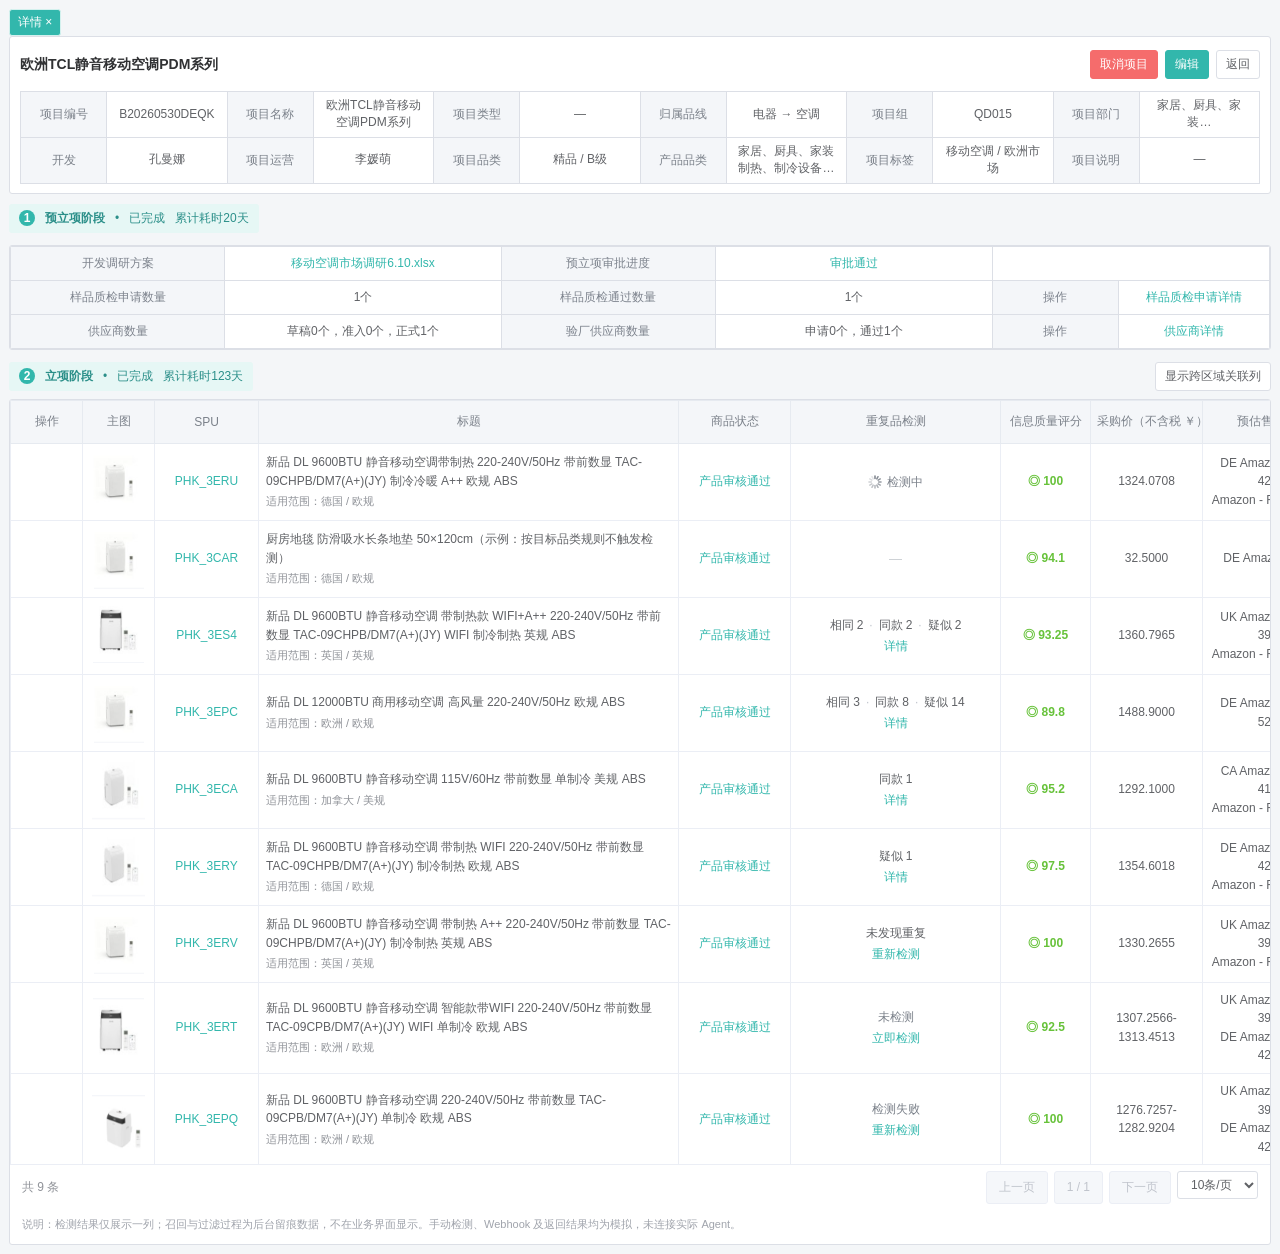
<file: index.html>
<!DOCTYPE html>
<html lang="zh-CN">
<head>
<meta charset="UTF-8" />
<meta name="viewport" content="width=device-width, initial-scale=1.0" />
<title>项目详情 - 重复品检测</title>
<link rel="stylesheet" href="assets/css/base.css" />
<link rel="stylesheet" href="assets/css/product-detail.css" />
<link rel="stylesheet" href="assets/css/duplicate-detection.css" />
</head>
<body>
<div class="app" id="projectView">
  <div class="tabline"><span class="tab active">详情 ×</span></div>
  <section class="project-card">
    <div class="title-row">
      <div class="page-title">欧洲TCL静音移动空调PDM系列</div>
      <div class="right-actions"><button class="btn-danger btn-small" onclick="toast('演示原型：取消项目操作未接入真实系统')">取消项目</button><button class="btn-primary btn-small" onclick="toast('演示原型：编辑项目功能未接入真实系统')">编辑</button><button class="btn-small" onclick="toast('演示原型：返回操作未接入真实系统')">返回</button></div>
    </div>
    <div class="detail-grid">
      <div class="detail-cell"><div class="detail-label">项目编号</div><div class="detail-value">B20260530DEQK</div></div>
      <div class="detail-cell"><div class="detail-label">项目名称</div><div class="detail-value">欧洲TCL静音移动空调PDM系列</div></div>
      <div class="detail-cell"><div class="detail-label">项目类型</div><div class="detail-value">—</div></div>
      <div class="detail-cell"><div class="detail-label">归属品线</div><div class="detail-value">电器 → 空调</div></div>
      <div class="detail-cell"><div class="detail-label">项目组</div><div class="detail-value">QD015</div></div>
      <div class="detail-cell"><div class="detail-label">项目部门</div><div class="detail-value">家居、厨具、家装…</div></div>
      <div class="detail-cell"><div class="detail-label">开发</div><div class="detail-value">孔曼娜</div></div>
      <div class="detail-cell"><div class="detail-label">项目运营</div><div class="detail-value">李媛萌</div></div>
      <div class="detail-cell"><div class="detail-label">项目品类</div><div class="detail-value">精品 / B级</div></div>
      <div class="detail-cell"><div class="detail-label">产品品类</div><div class="detail-value">家居、厨具、家装制热、制冷设备…</div></div>
      <div class="detail-cell"><div class="detail-label">项目标签</div><div class="detail-value">移动空调 / 欧洲市场</div></div>
      <div class="detail-cell"><div class="detail-label">项目说明</div><div class="detail-value">—</div></div>
    </div>
  </section>

  <div class="stage-label"><div class="phase-head"><span class="phase-number">1</span><b>预立项阶段</b><span>•</span><span>已完成</span><span>累计耗时20天</span></div></div>
  <section class="phase">
    <table class="mini-table"><colgroup><col style="width:17%"><col style="width:22%"><col style="width:17%"><col style="width:22%"><col style="width:10%"><col style="width:12%"></colgroup>
      <tr><th>开发调研方案</th><td><span class="link" onclick="toast('演示原型：文件预览未接入')">移动空调市场调研6.10.xlsx</span></td><th>预立项审批进度</th><td><span class="link">审批通过</span></td><td colspan="2"></td></tr>
      <tr><th>样品质检申请数量</th><td>1个</td><th>样品质检通过数量</th><td>1个</td><th>操作</th><td><span class="link" onclick="toast('演示原型：打开样品质检申请详情')">样品质检申请详情</span></td></tr>
      <tr><th>供应商数量</th><td>草稿0个，准入0个，正式1个</td><th>验厂供应商数量</th><td>申请0个，通过1个</td><th>操作</th><td><span class="link" onclick="toast('演示原型：打开供应商详情')">供应商详情</span></td></tr>
    </table>
  </section>

  <div class="stage-label"><div class="phase-head"><span class="phase-number">2</span><b>立项阶段</b><span>•</span><span>已完成</span><span>累计耗时123天</span></div><button class="btn-small relation-toggle" id="relationToggle" onclick="toggleRelationColumns()">显示跨区域关联列</button></div>
  <section class="table-card">
<div class="table-scroll">
      <table class="spu-table hide-relation">
        <colgroup><col class="col-action"><col class="col-image"><col class="col-spu"><col class="col-title"><col class="col-state"><col class="col-detection"><col class="col-relation"><col class="col-op"><col class="col-score"><col class="col-purchase"><col class="col-price"><col class="col-profit"><col class="col-profit"><col class="col-profit"><col class="col-biz-owner"><col class="col-biz-owner"><col class="col-biz-count"><col class="col-biz-bom"><col class="col-biz-qc"><col class="col-biz-manual"><col class="col-biz-quote"><col class="col-biz-time"><col class="col-biz-time"><col class="col-biz-dev"><col class="col-biz-dev"></colgroup>
        <thead><tr><th>操作</th><th>主图</th><th>SPU</th><th>标题</th><th>商品状态</th><th>重复品检测</th><th>跨区域关联情况</th><th>关联操作</th><th>信息质量评分</th><th>采购价（不含税 ￥）</th><th>预估售价（$）</th><th>公司利润测算</th><th>备货人利润测算</th><th>分销人利润测算</th><th>SKU立项运营</th><th>SPU立项运营</th><th>SKU数量</th><th>BOM单</th><th>关联样品质检</th><th>说明书</th><th>商品报价单</th><th>创建时间</th><th>关联项目时间</th><th>创建开发人</th><th>当前开发人</th></tr></thead>
        <tbody id="spuTbody"></tbody>
      </table>
    </div>
    <div class="pagination"><span id="pageCount">共 21 条</span><div class="pager"><button id="prevPage" onclick="changePage(-1)" disabled>上一页</button><button class="btn-primary" id="currentPageBtn" disabled>1</button><button id="nextPage" onclick="changePage(1)">下一页</button><select class="filter-select" id="pageSizeSelect" style="height:28px" onchange="pageSize=Number(this.value);currentPage=1;renderTable()"><option value="10">10条/页</option><option value="20">20条/页</option><option value="50" selected>50条/页</option></select></div></div>
    <div class="footnote">说明：检测结果仅展示一列；召回与过滤过程为后台留痕数据，不在业务界面显示。手动检测、Webhook 及返回结果均为模拟，未连接实际 Agent。</div>
  </section>
</div>


<div class="app" id="productView" style="display:none">
  <div class="global-crumb"><span>☰</span><span class="crumb-link" onclick="goProject()">首页</span><span>/</span><span class="crumb-link" onclick="goProject()">项目详情</span><span>/</span><span>产品详情</span><div class="right"><button class="btn-primary btn-small" onclick="toast('模拟操作：利润计算器')">▣ 利润计算器</button><button class="btn-small" onclick="toast('模拟操作：下载列表')">下载列表</button><button class="btn-small" onclick="goProject()">返回项目</button></div></div>
  <div class="product-app-tabs"><span class="tab" onclick="goProject()">项目详情 ×</span><span class="tab active">产品详情 ×</span></div>
  <section class="product-topcard">
    <div class="product-breadcrumb"><span class="crumb" onclick="goProject()">QD015</span><span>›</span><span class="crumb" onclick="goProject()">B20260530DEQK</span><span>›</span><span id="productCrumbSpu">PHK_3ES4</span><span>›</span><span id="productCrumbSku">PHK_3ES4QX5Q</span></div>
    <div class="product-quality"><span class="quality-circle">100</span><span>信息质量<br><b>资料较完整</b></span></div>
    <div class="product-actions"><button class="btn-primary" onclick="toast('模拟操作：编辑商品')">编辑</button><button class="btn-primary" onclick="toast('模拟操作：生命周期日期')">生命周期日期</button><button class="btn-primary" onclick="toast('模拟操作：运营编辑')">运营编辑</button><button onclick="toast('模拟操作：更多数据')">更多数据</button><button onclick="toast('模拟操作：说明')">说明</button><button class="btn-primary" onclick="toast('模拟操作：翻译')">翻译</button><button class="btn-primary" onclick="toast('模拟操作：添加配件')">添加配件</button></div>
  </section>
  <section class="dup-product-strip" aria-label="SPU重复品检测信息">
    <div class="dup-product-strip-info"><strong>重复品检测</strong><span id="productDupState" class="badge badge-info">加载中</span><span class="small-note">按 SPU 检测，结果仅供开发参考</span></div>
    <div class="dup-product-strip-actions"><button class="btn-small" onclick="openDuplicateDetection(activeProductSpu)">查看详情</button><button id="productDupAction" class="btn-primary btn-small" onclick="requestManualDetection(activeProductSpu)">重新检测</button></div>
  </section>
  <section class="product-overview">
    <div class="product-sku-head"><strong id="productSkuTitle">SKU:PHK_3ES4QX5Q</strong><span style="color:#909399">⟳</span><span id="productTitleMini"></span><span class="product-tag">一件一箱</span><span class="product-tag">公司级产品</span><span class="product-tag">GARVEE包装</span><span class="product-tag">GARVEE丝印</span><span class="badge badge-primary">新品</span><span class="subtext" style="margin-left:auto">查看更多信息</span></div>
    <div class="product-overview-grid">
      <div class="product-image-panel"><img id="productHeroImage" alt="商品主图"></div>
      <div class="info-panel"><h4>尺寸信息 <span style="color:#168e86;font-weight:400">图册</span></h4><div class="info-line"><span class="label">装箱方式：</span>一件一箱</div><div class="info-line"><span class="label">尺寸：</span>39.6*46*86.5 cm</div><div class="info-line"><span class="label">单箱重量：</span>33 kg / 72.75 lb</div><div class="info-line"><span class="label">展开尺寸：</span>35.8*41.9*68.8 cm</div><hr style="border:0;border-top:1px solid #e5e7eb;margin:8px 0"><div class="info-line"><span class="label">外箱：</span>39.6*46*86.5 cm</div><div class="info-line"><span class="label">星商大件属性：</span>大件</div><div class="info-line"><span class="label">Amazon大件属性：</span>超大件 / 重型大件（美国） <span class="link">详情</span></div></div>
      <div class="info-panel"><h4>基础信息</h4><div class="info-line"><span class="label">品线：</span>电器 &gt; 空调</div><div class="info-line"><span class="label">品类：</span>家居、厨具、家装制热、制冷设备…</div><div class="info-line"><span class="label">项目编号：</span><span class="link" onclick="goProject()">B20260530DEQK</span> B级精品 QD015项目组</div><div class="info-line"><span class="label">当前开发：</span>孔曼娜</div><div class="info-line"><span class="label">SKU立项运营：</span>李媛萌</div><div class="info-line"><span class="label">产品标签：</span><span class="badge badge-primary">公司级产品</span> <span class="badge badge-primary">+2</span></div><div class="info-line"><span class="label">侵权标签：</span>无</div><div class="info-line"><span class="label">是否可单独销售：</span>是</div><div class="info-line"><span class="label">产品规格书：</span><span class="link">下载</span></div></div>
      <div class="info-panel"><h4>采购信息及价格</h4><div class="info-line"><span class="label">采购价（不含税）：</span><b id="productPurchasePrice">1360.7965</b> ¥ / 444台起订</div><div class="info-line"><span class="label">星商成本价：</span>无</div><div class="info-line"><span class="label">星商分销价：</span>无　⌄</div><div class="info-line"><span class="label">供应状态：</span><span class="country-pill">正常</span></div><div class="info-line"><span class="label">采购状态：</span>可采购</div><div class="info-line"><span class="label">产品类型：</span>星商产品</div><div class="info-line"><span class="label">产品状态：</span><span class="link">开发中</span></div><div class="info-line"><span class="label">规格可售：</span><div class="country-pills" id="specSalePills"></div></div><div class="info-line"><span class="label">综合可售：</span><div class="country-pills" id="totalSalePills"></div></div><div class="info-line"><span class="label">SKU创建时间：</span>2026/07/17 21:33:51</div></div>
      <div class="info-panel"><h4>产品属性信息</h4><div class="info-line"><span class="label">SKU属性：</span><span id="productAttrSummary">color：White region：British standard</span></div><div class="info-line"><span class="label">面料成分/材质：</span>ABS</div><div class="info-line"><span class="label">季节：</span>无</div><div class="info-line"><span class="label">用电属性：</span>是　<span class="link">查看更多</span></div><div class="info-line"><span class="label">特殊品属性：</span>不带电池、电机、不带磁铁、非危险品</div><div class="info-line"><span class="label">异形：</span>否</div><div class="info-line"><span class="label">开票单位：</span>台</div><div class="info-line"><span class="label">申报名：</span>移动空调 / PORTABLE AIR CONDITIONER</div><div class="info-line"><span class="label">海关编码：</span>8415821000</div></div>
    </div>
  </section>
  <section class="variant-strip" id="productVariantStrip"><button class="variant-arrow" onclick="toast('示意：向左切换SKU')">‹</button><div class="empty">加载 SKU…</div><button class="variant-arrow" onclick="toast('示意：向右切换SKU')">›</button></section>
  <section class="country-module" id="countryModule">
    <div class="country-module-head"><div class="country-module-tabs"><span class="country-tab-switch active" id="countryTabCountry" onclick="switchRelationTab('country')">不同国家产品</span><span class="country-tab-switch" id="countryTabSimilar" onclick="switchRelationTab('similar')">相似品</span></div><span class="group-badge" id="countryGroupBadge">区域版本组 G-001</span><span class="subtext" id="countryModuleSummary" style="display:none"></span><span style="margin-left:auto"></span><button class="btn-primary btn-small" id="countryManageBtn" onclick="openSkuRelationManager()">管理关联</button></div>
    <div class="country-module-body" id="countryModuleBody"></div>
  </section>
  <section class="spu-subcard">
    <div class="spu-detail-banner"><strong>SPU:<span id="detailSpuId">PHK_3ES4</span></strong><span id="detailSpuTitle" style="color:#168e86"></span><span class="badge badge-success">产品审核通过</span><button style="margin-left:auto" onclick="goProject()">返回项目</button></div>
    <div class="spu-detail-tabs"><span>采购信息</span><span>产品规格</span><span class="active">销售信息</span><span>产品描述</span><span>产品知识库</span><span>AI策划案</span><span>竞品信息</span><span>库存及成本</span><span>关联Listing</span><span>侵权禁售</span></div>
    <div class="product-sales-mock"><div class="sales-head"><span class="sales-pill active">◇ 开发填写　已填</span><span class="sales-pill">♙ 运营填写</span></div><div class="country-pills" id="bottomCountryPills"></div><p class="small-note" style="margin-top:12px">页面结构为示意；本次重点展示从项目 SPU 列表跳转后，同一产品详情页中承载跨区域 SKU 关联信息。</p></div>
  </section>
  <div style="text-align:right;padding:4px 0 12px"><button class="btn-primary" onclick="goProject()">← 返回项目详情</button></div>
</div>

<div class="overlay" id="overlay" onclick="overlayClose(event)"><div class="modal wide" id="modal"><div class="modal-header"><div class="modal-title" id="modalTitle"><span id="modalTitleText">跨区域产品关联</span><span class="modal-header-extra" id="modalHeaderExtra" style="display:none"></span></div><button class="modal-close" onclick="closeModal()">×</button></div><div class="modal-body" id="modalBody"></div><div class="modal-footer" id="modalFooter"><button onclick="closeModal()">关闭</button></div></div></div>
<div class="toast" id="toastBox"></div>

<!-- core：状态 / 通用 UI / 视图路由（最先加载） -->
<script src="assets/js/core/state.js"></script>
<script src="assets/js/core/ui.js"></script>
<script src="assets/js/core/router.js"></script>
<!-- data：模拟数据 -->
<script src="assets/js/data/mock-data.js"></script>
<!-- features：业务模块 -->
<script src="assets/js/features/project-list.js"></script>
<script src="assets/js/features/cross-region.js"></script>
<script src="assets/js/features/product-detail.js"></script>
<script src="assets/js/features/duplicate-detection.js"></script>
<!-- 启动引导 -->
<script src="assets/js/main.js"></script>
</body>
</html>
</file>
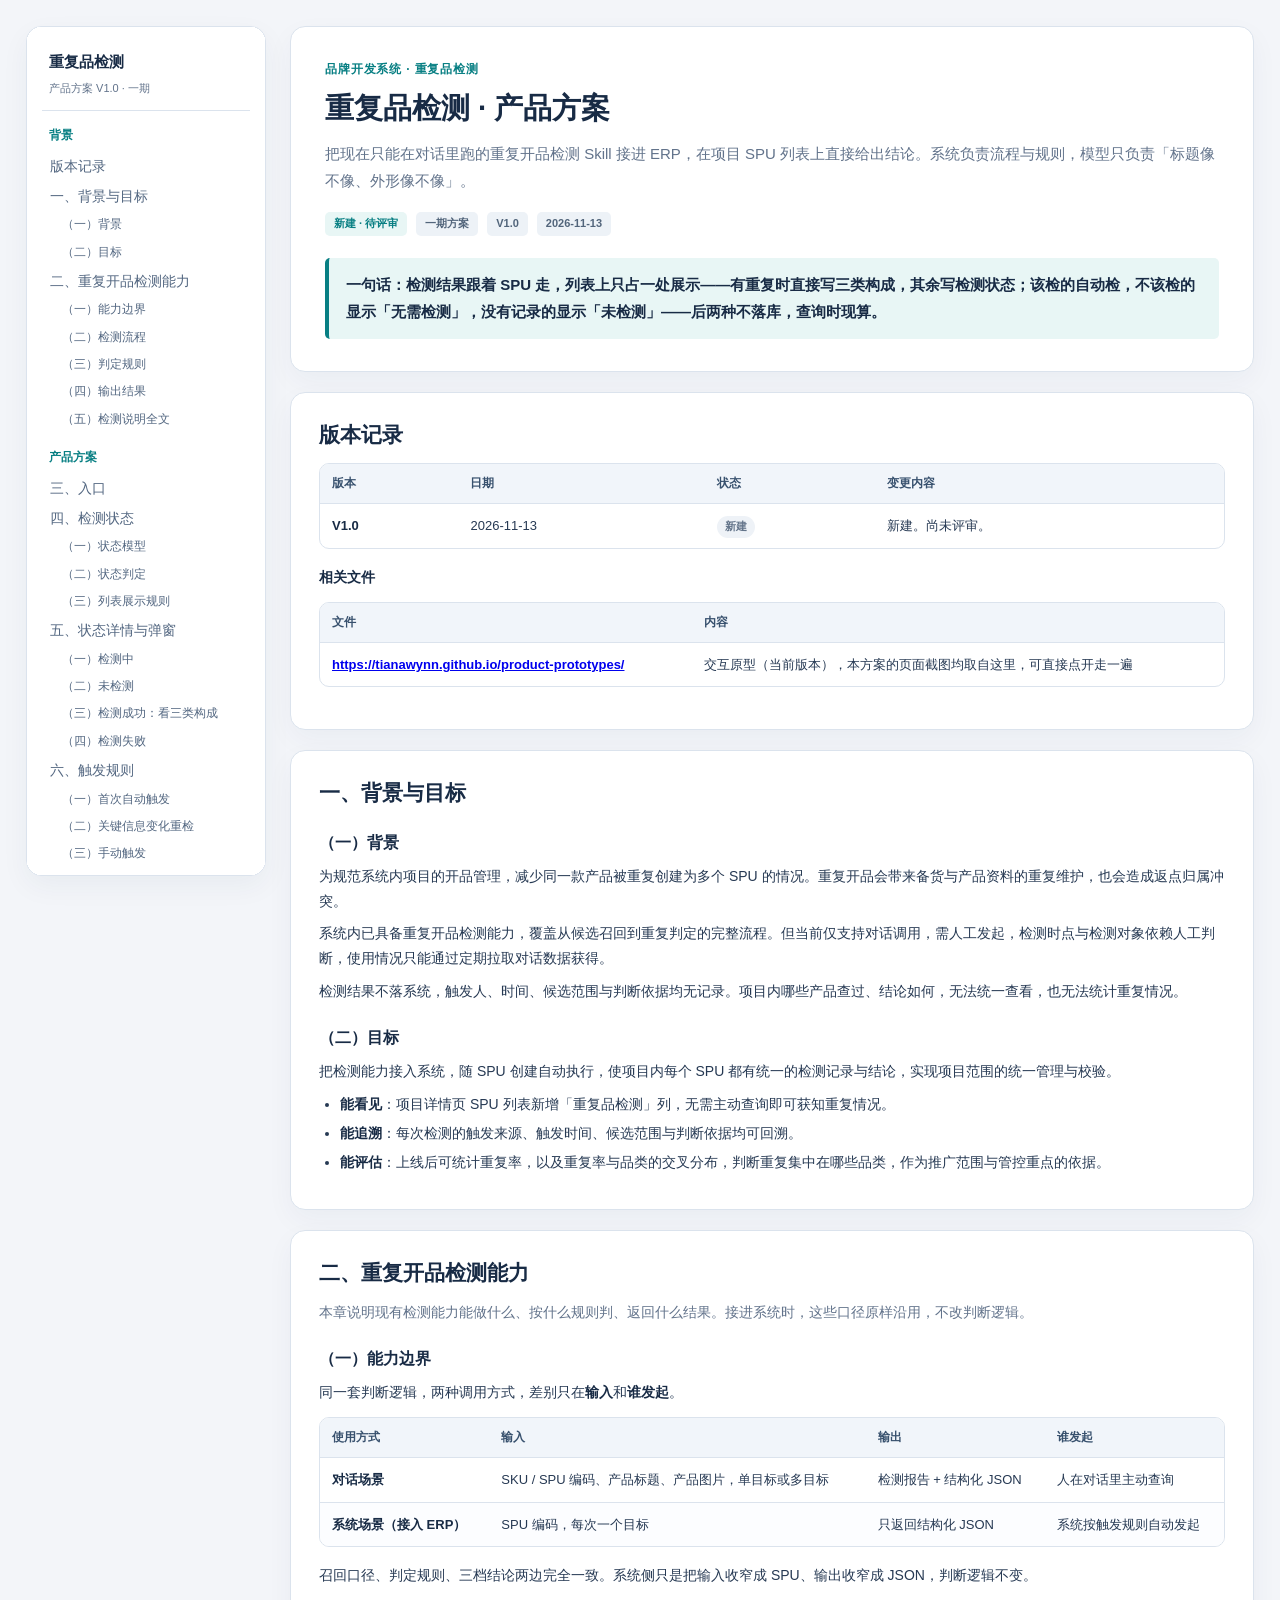
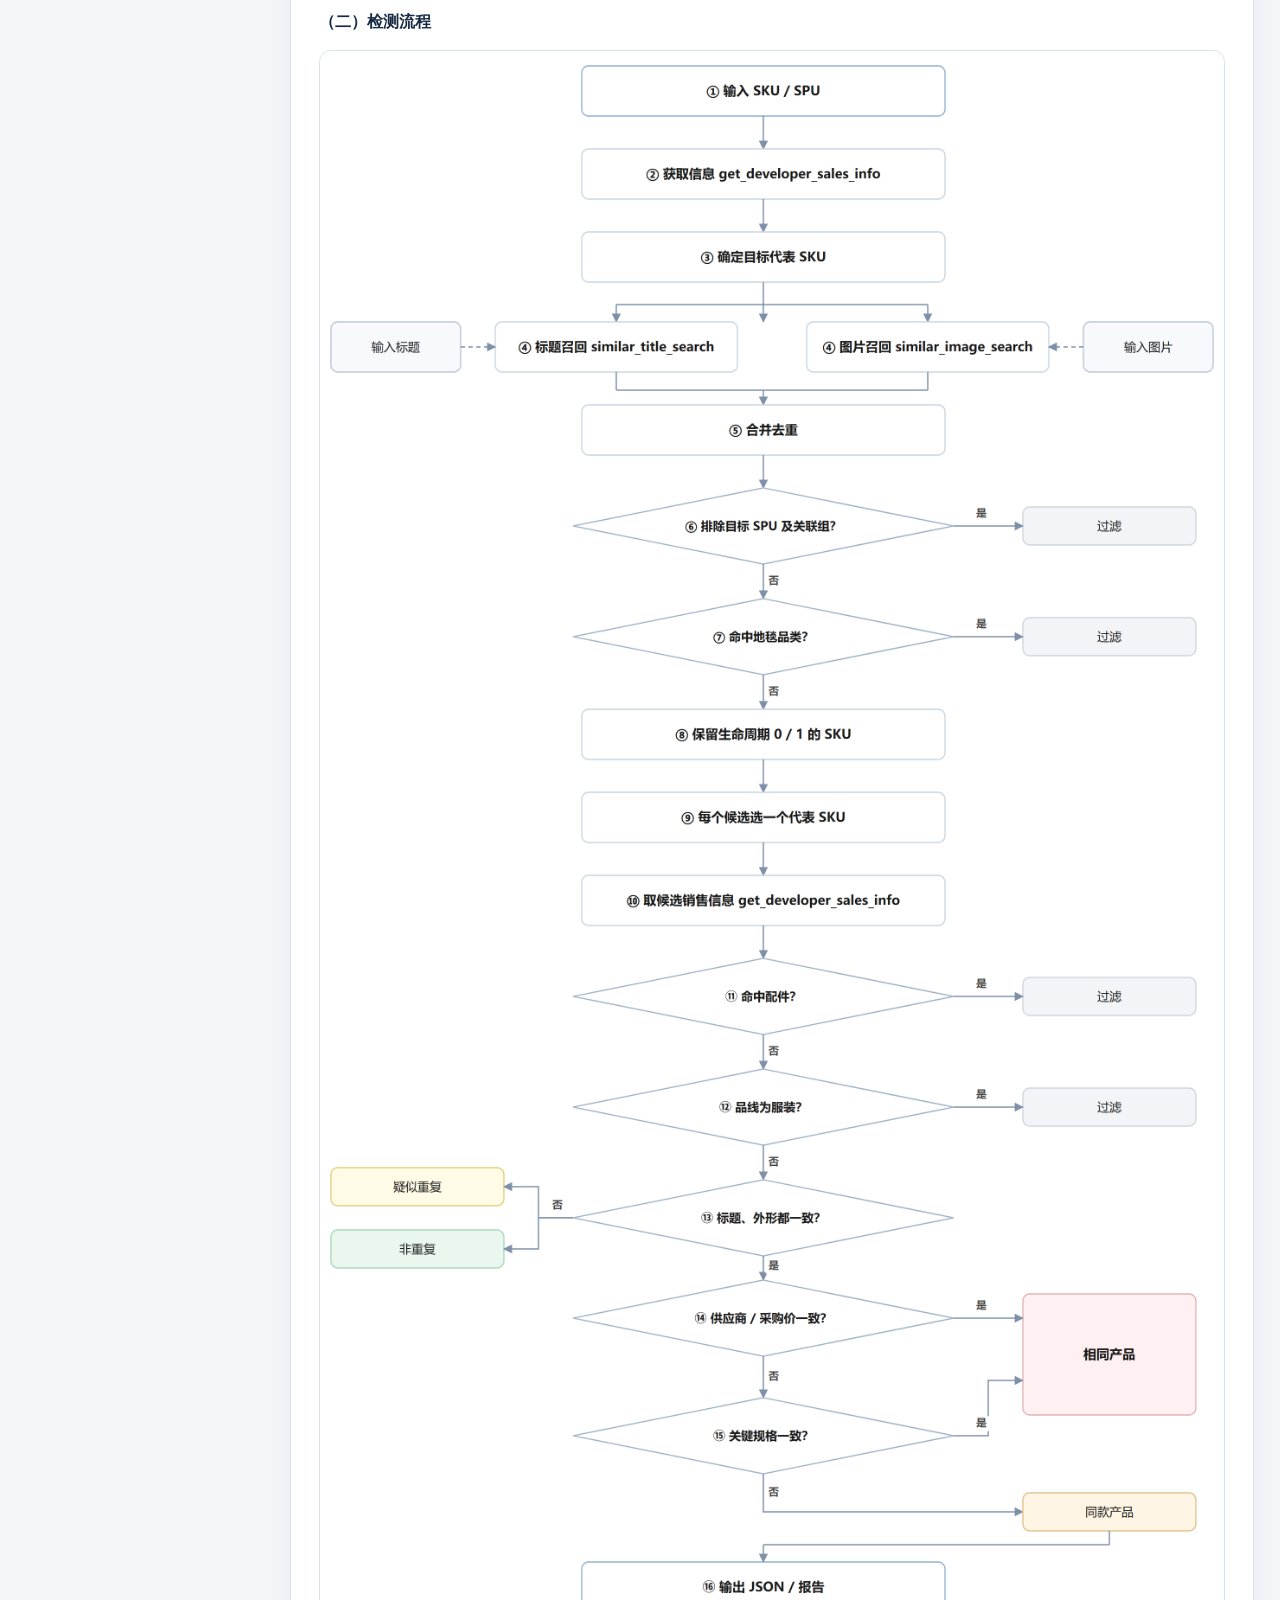
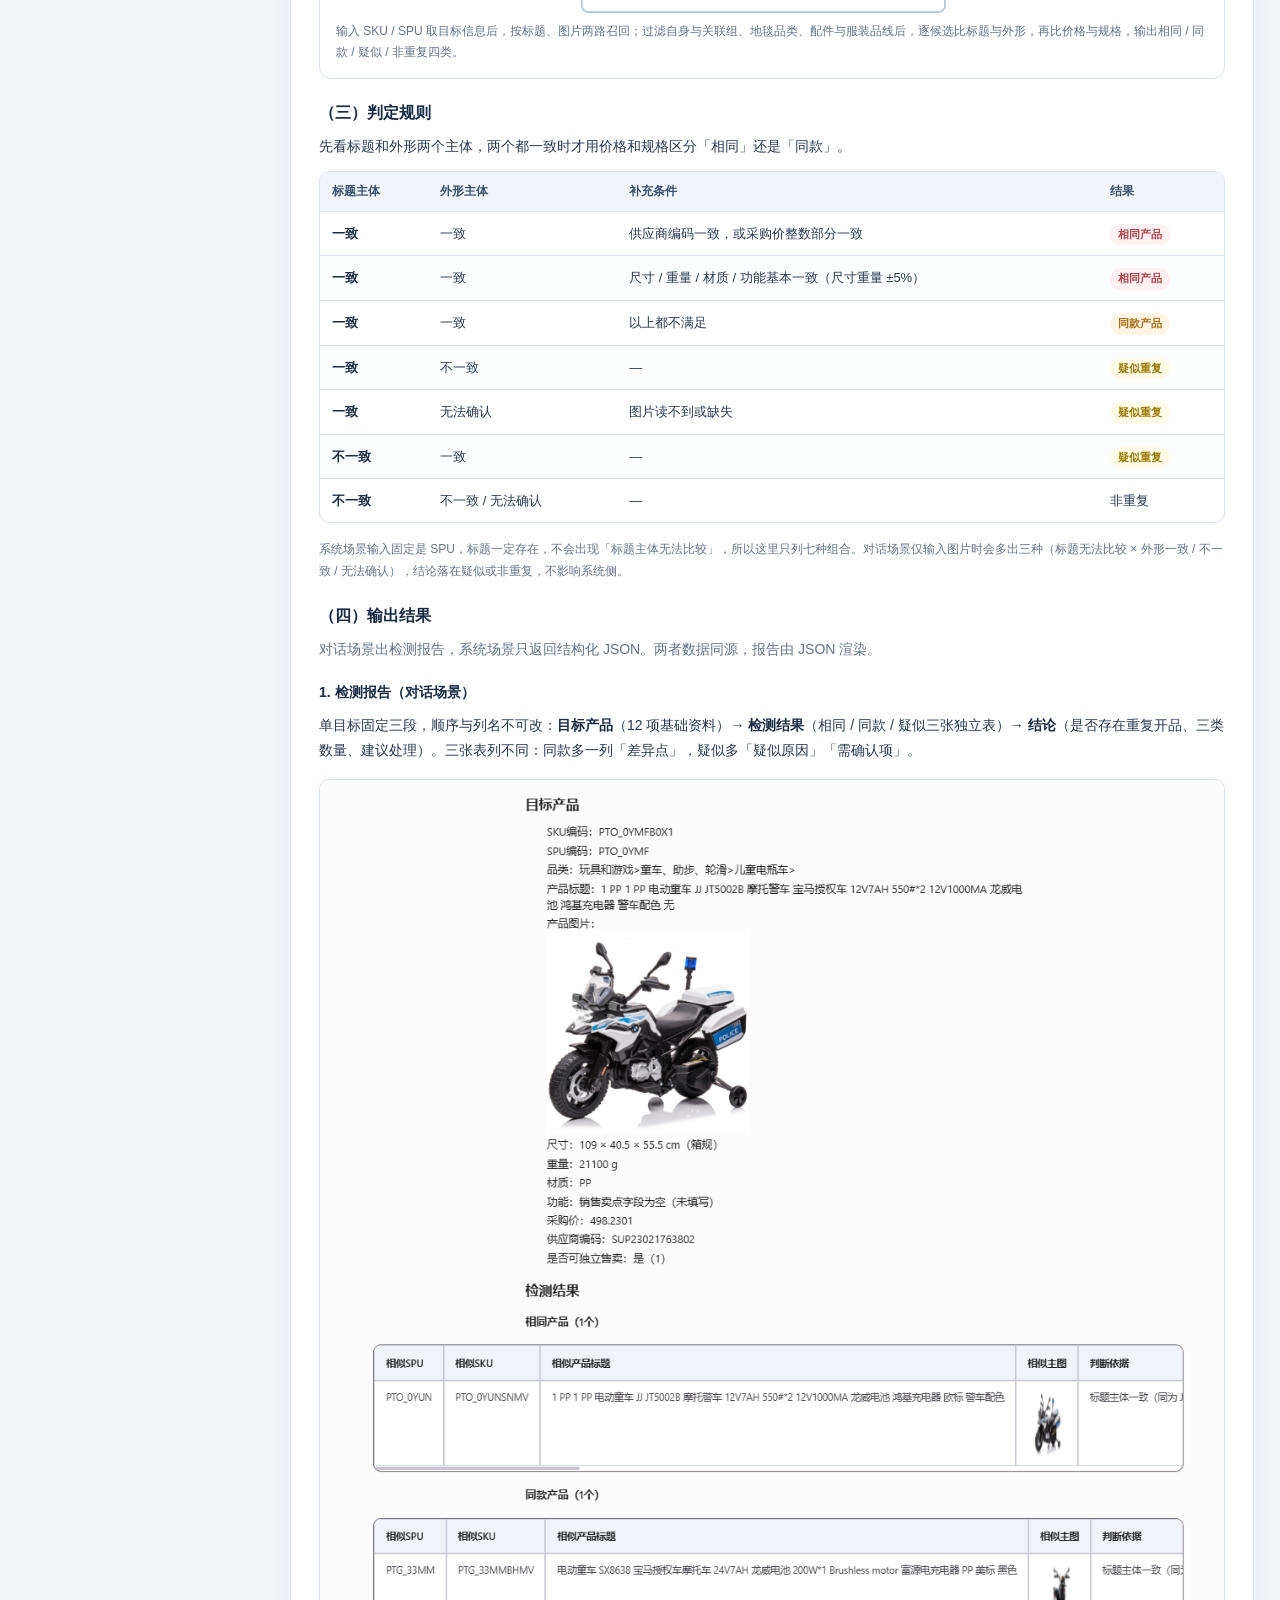
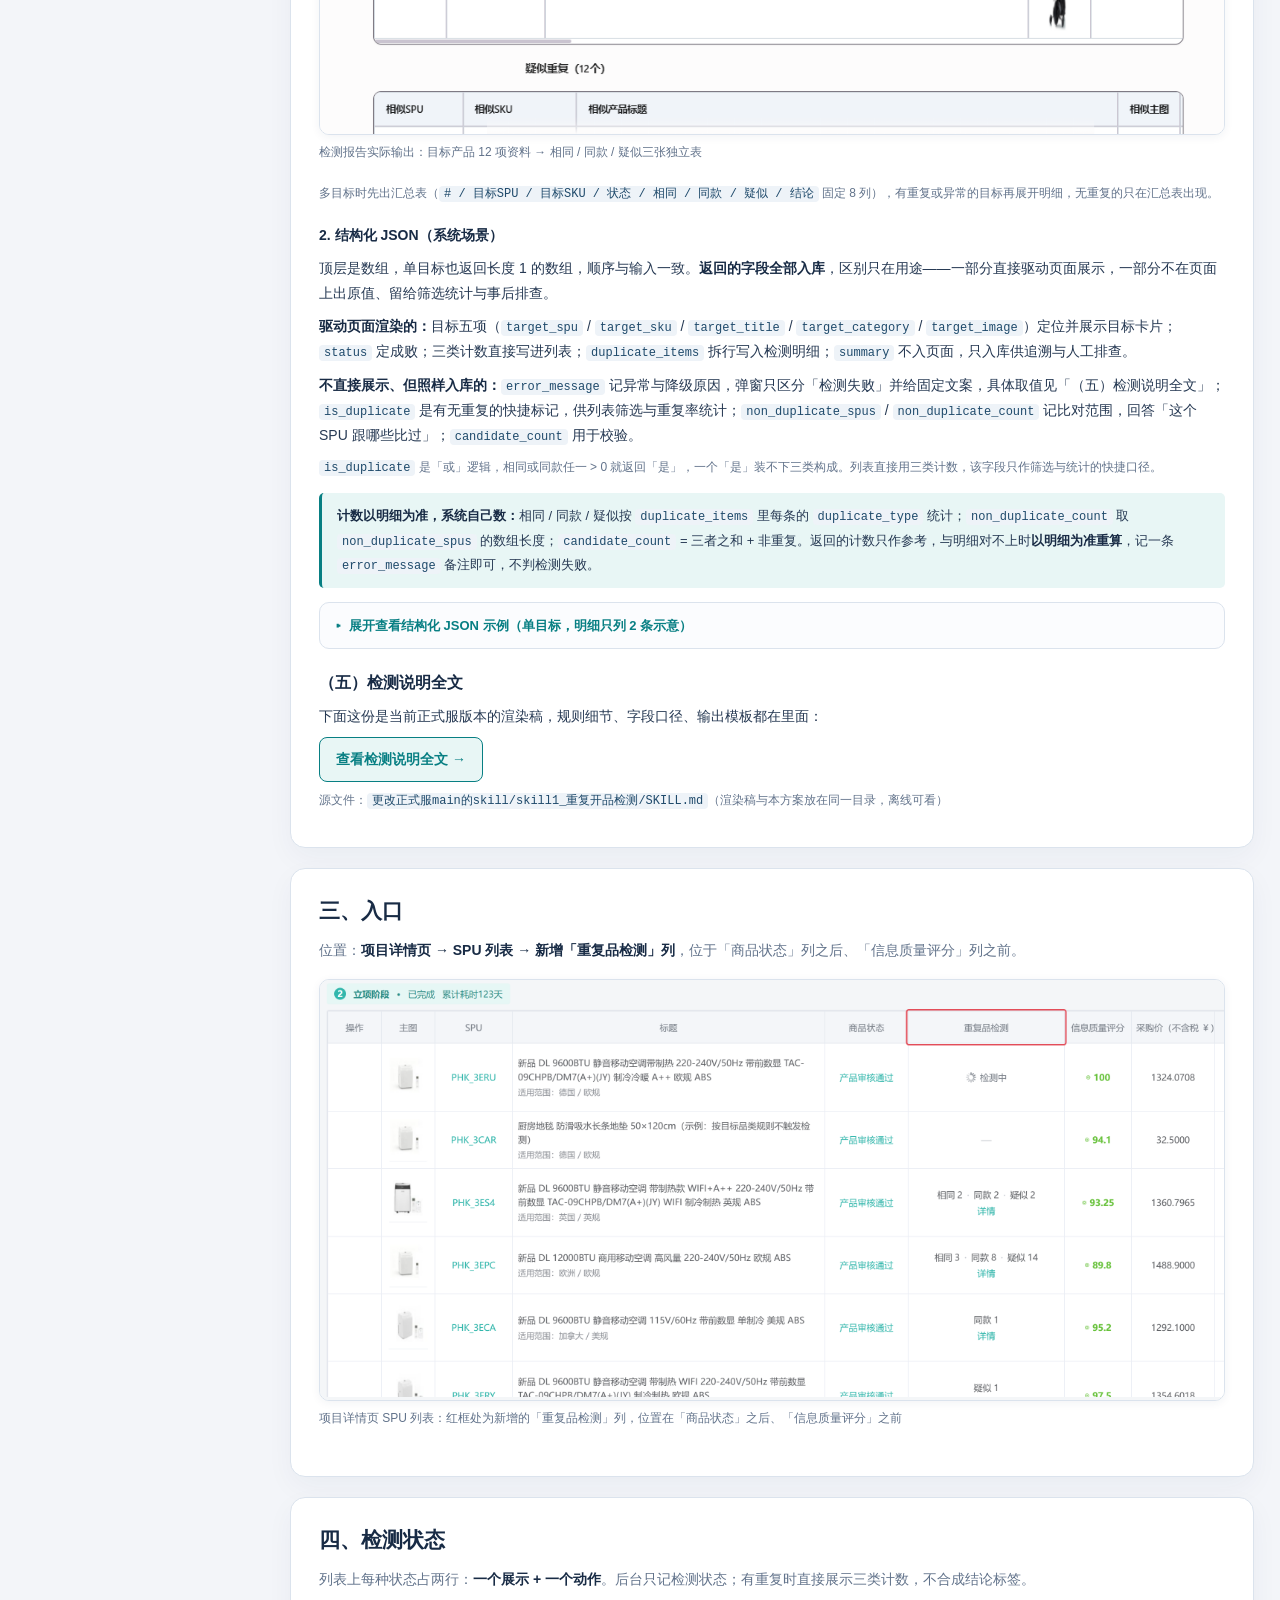
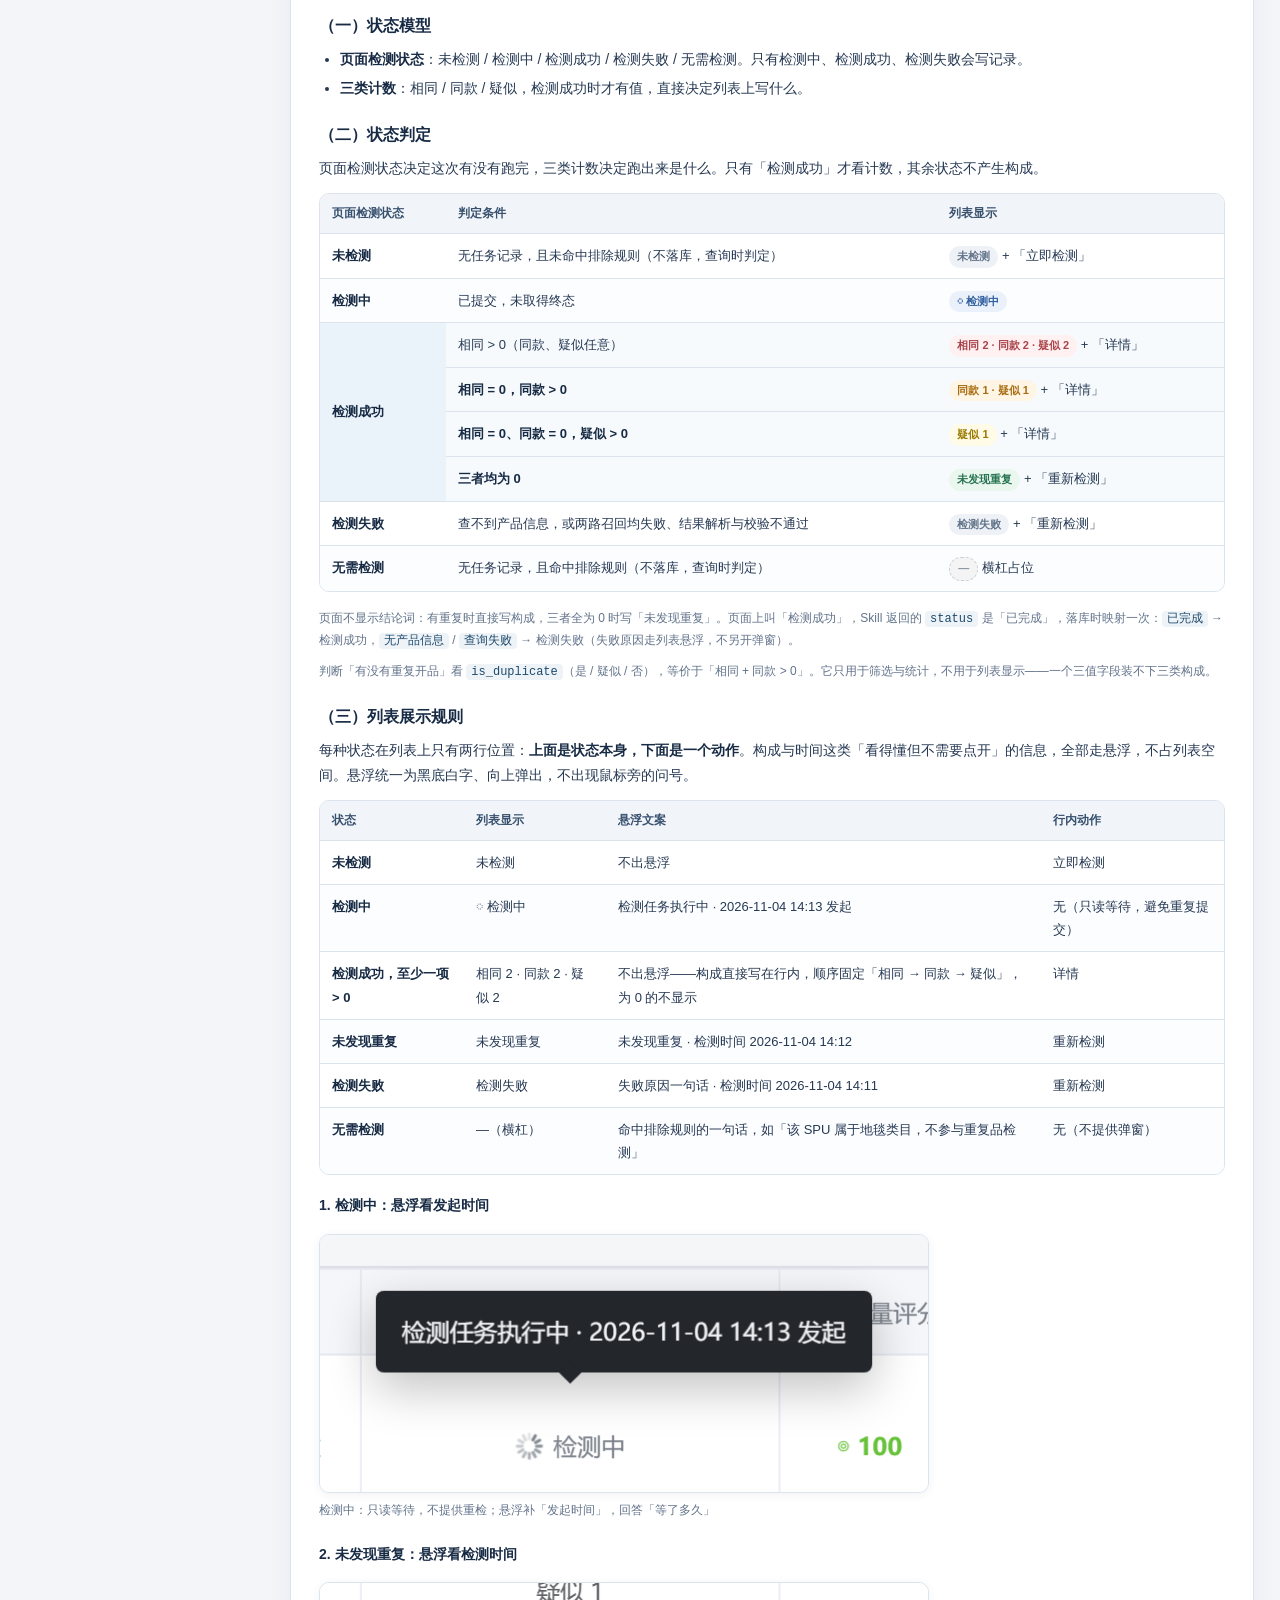
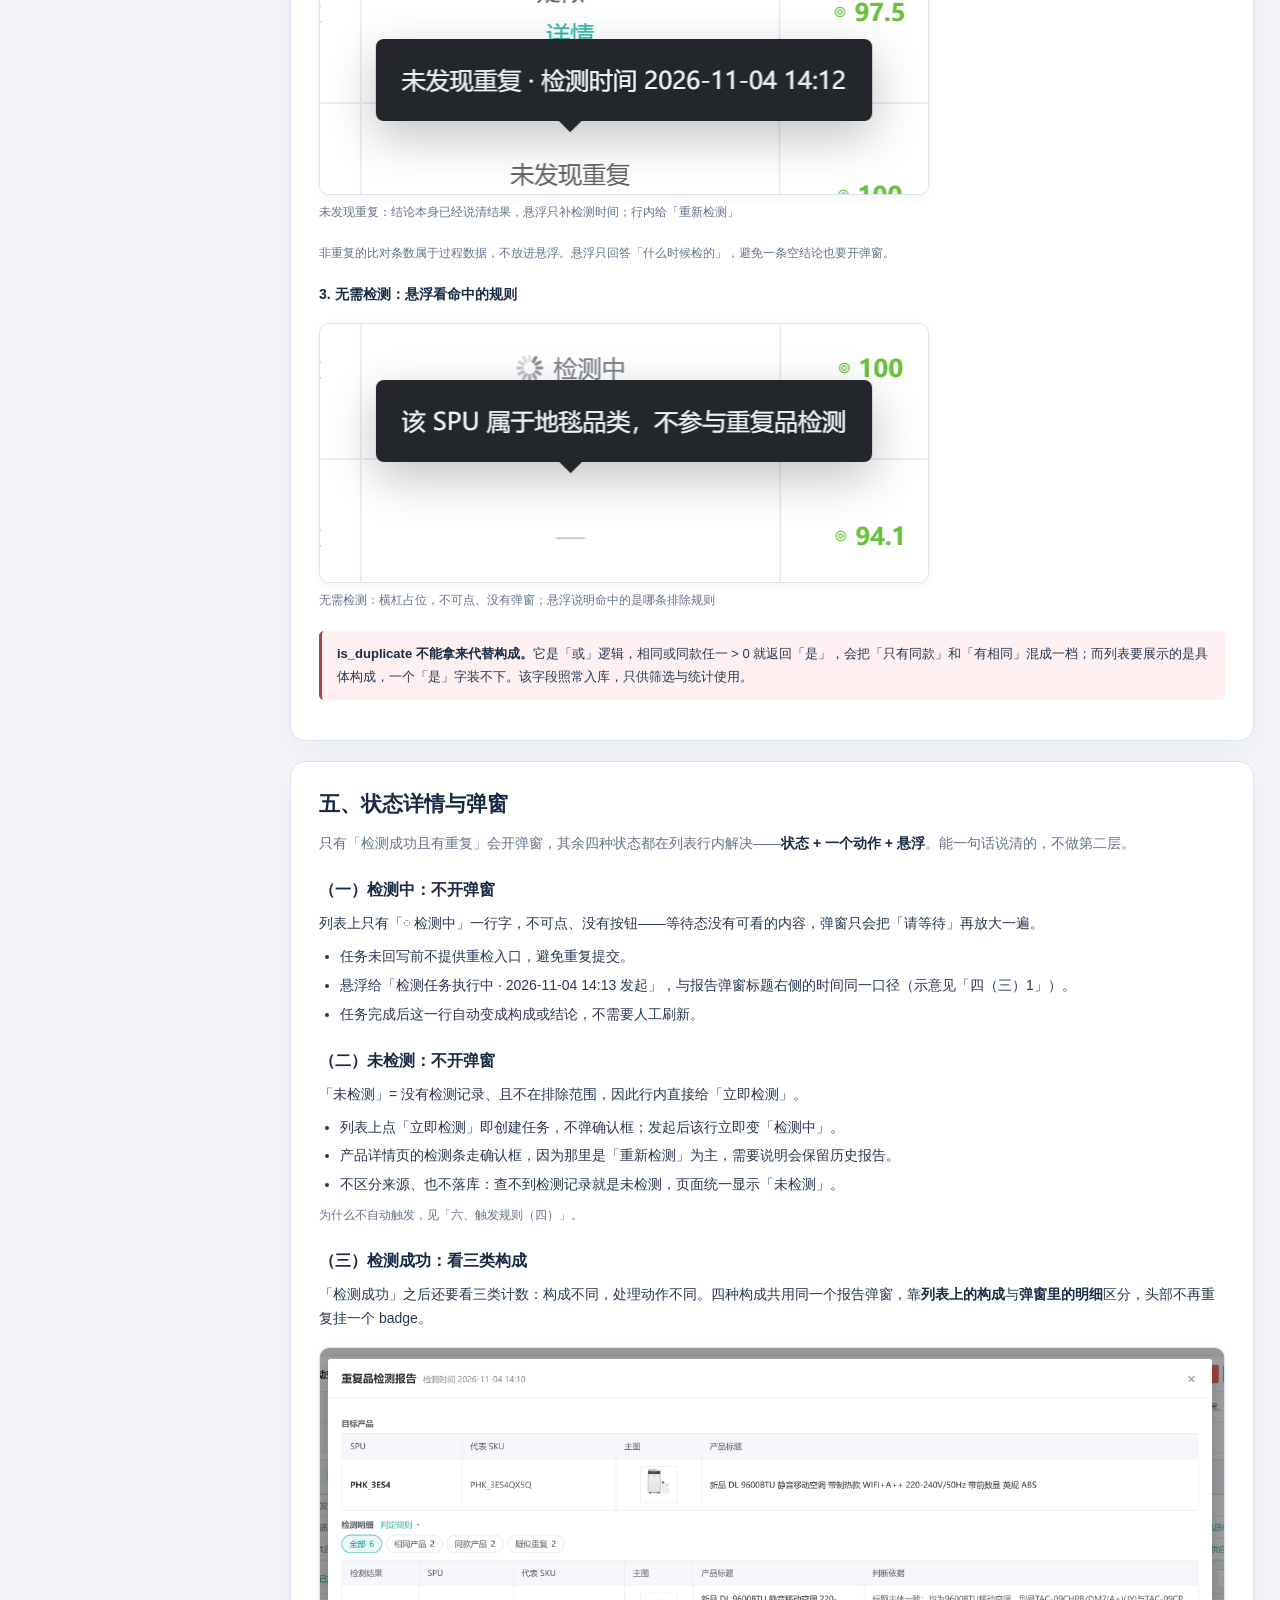
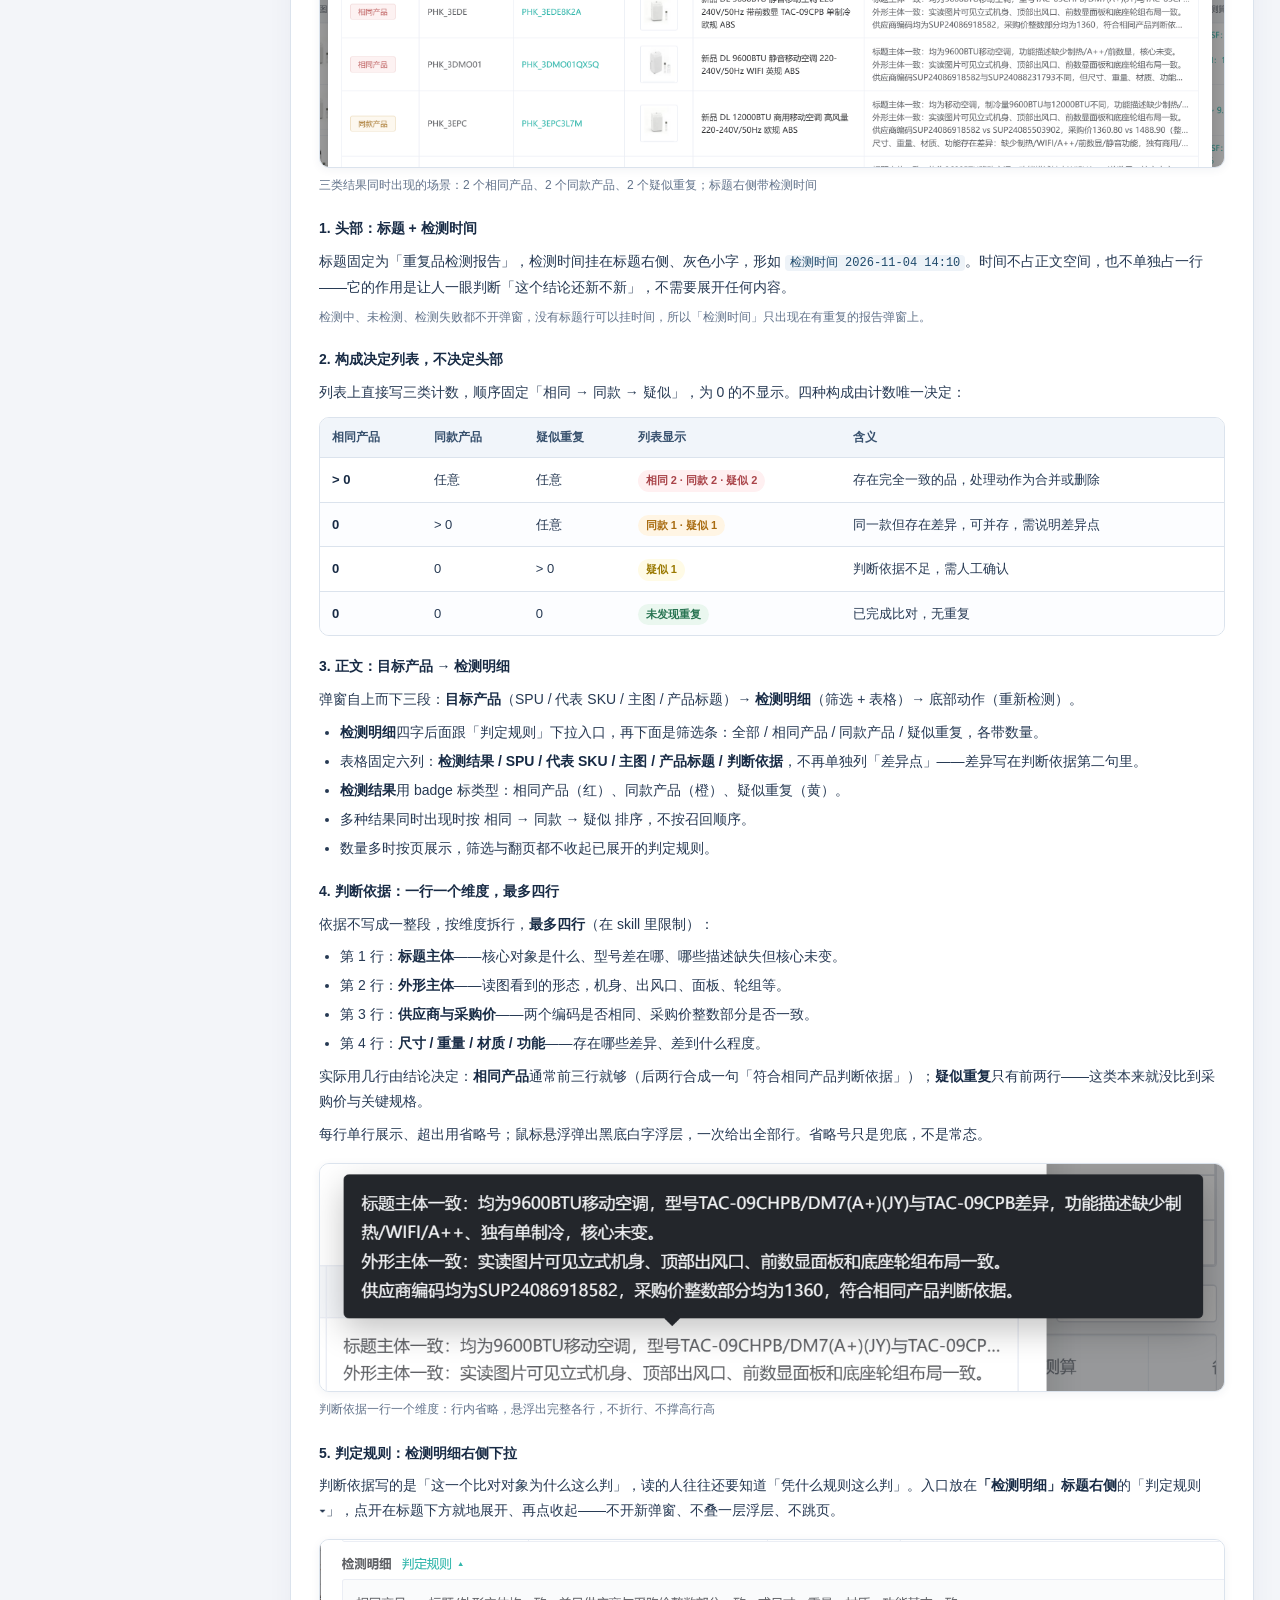
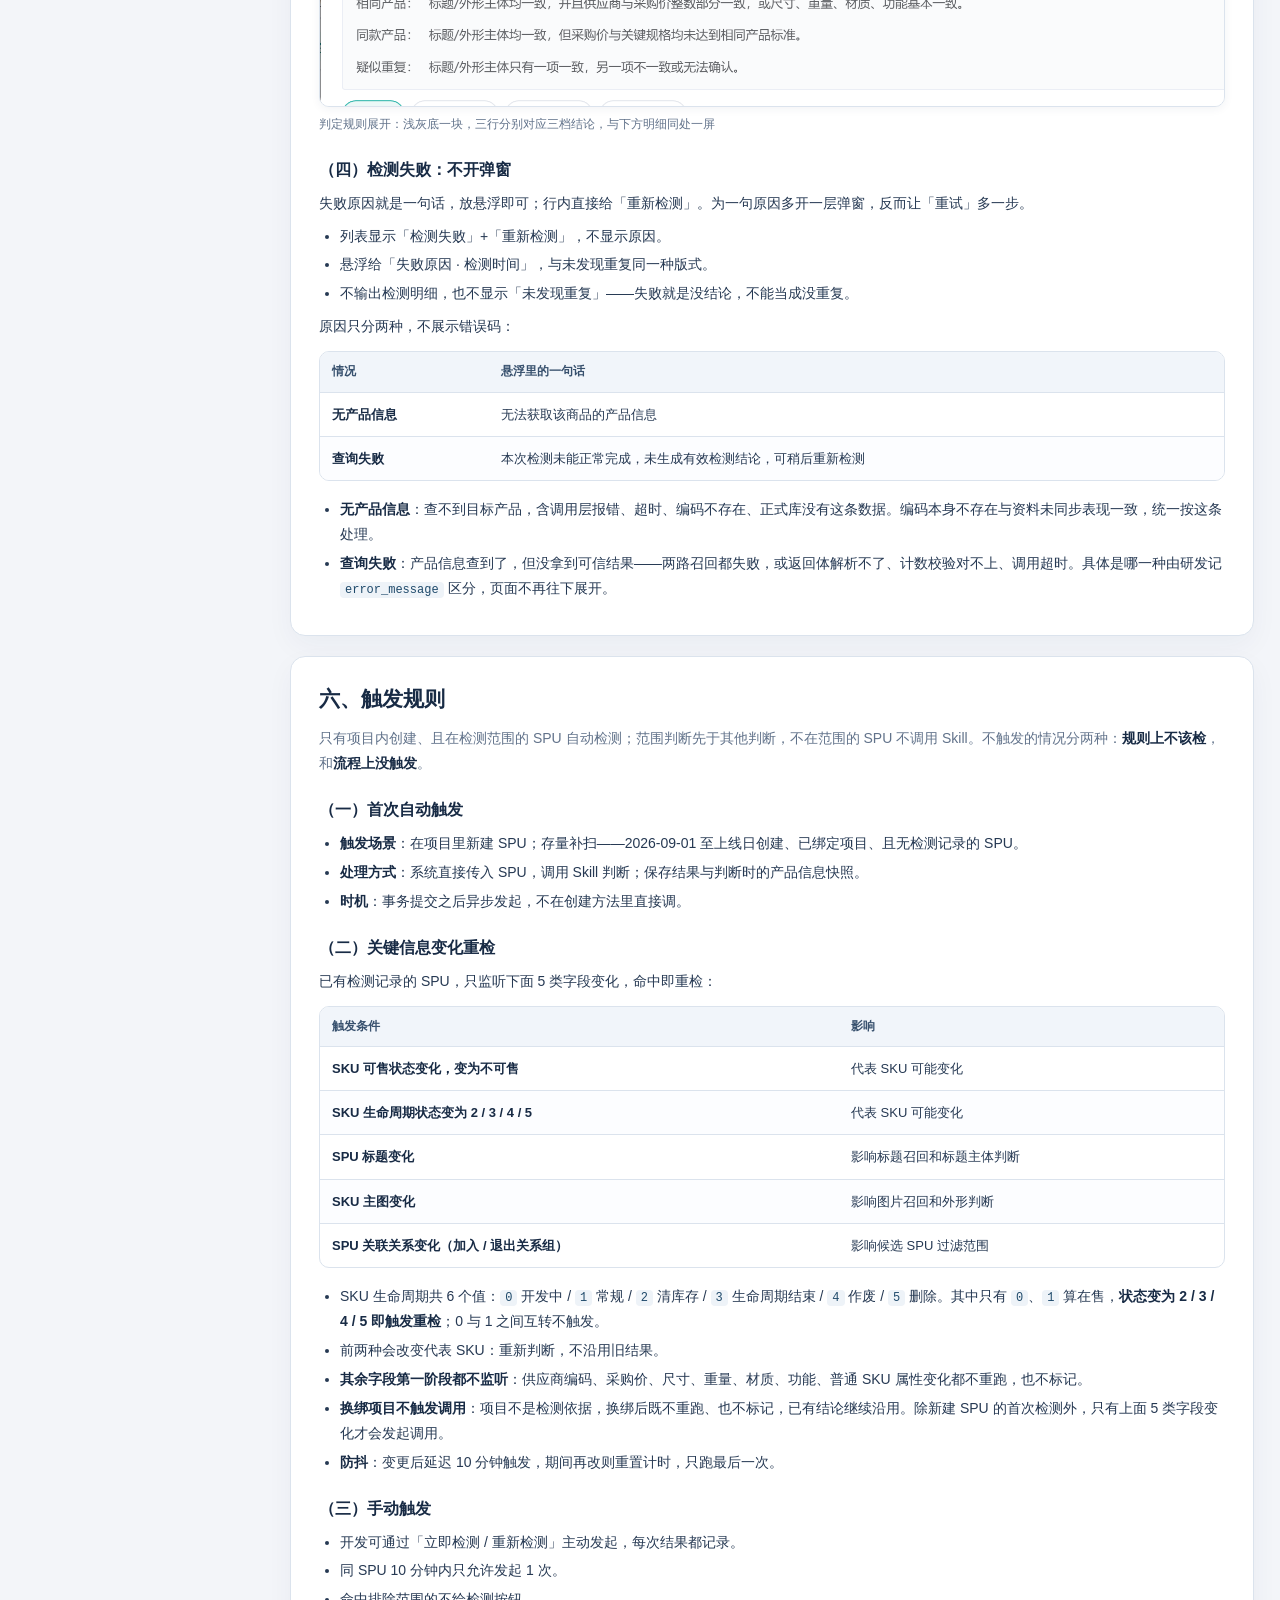
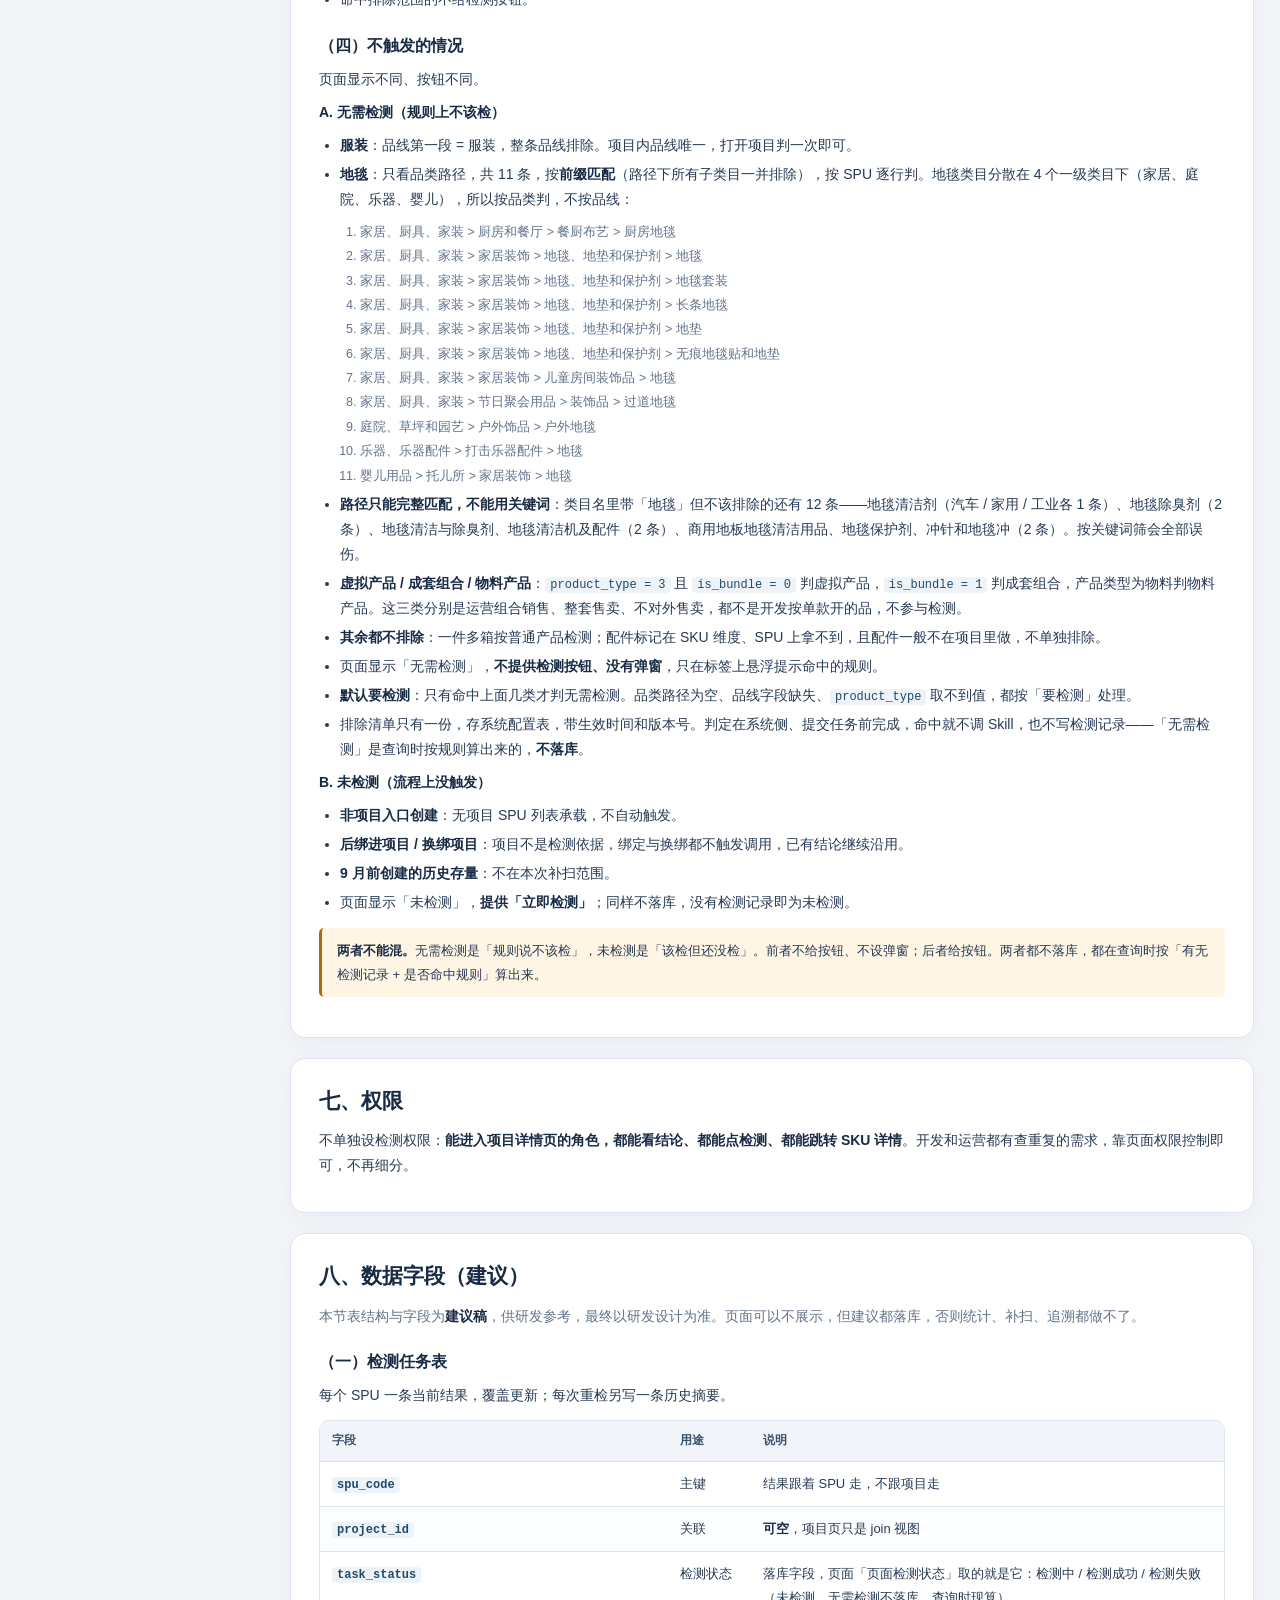
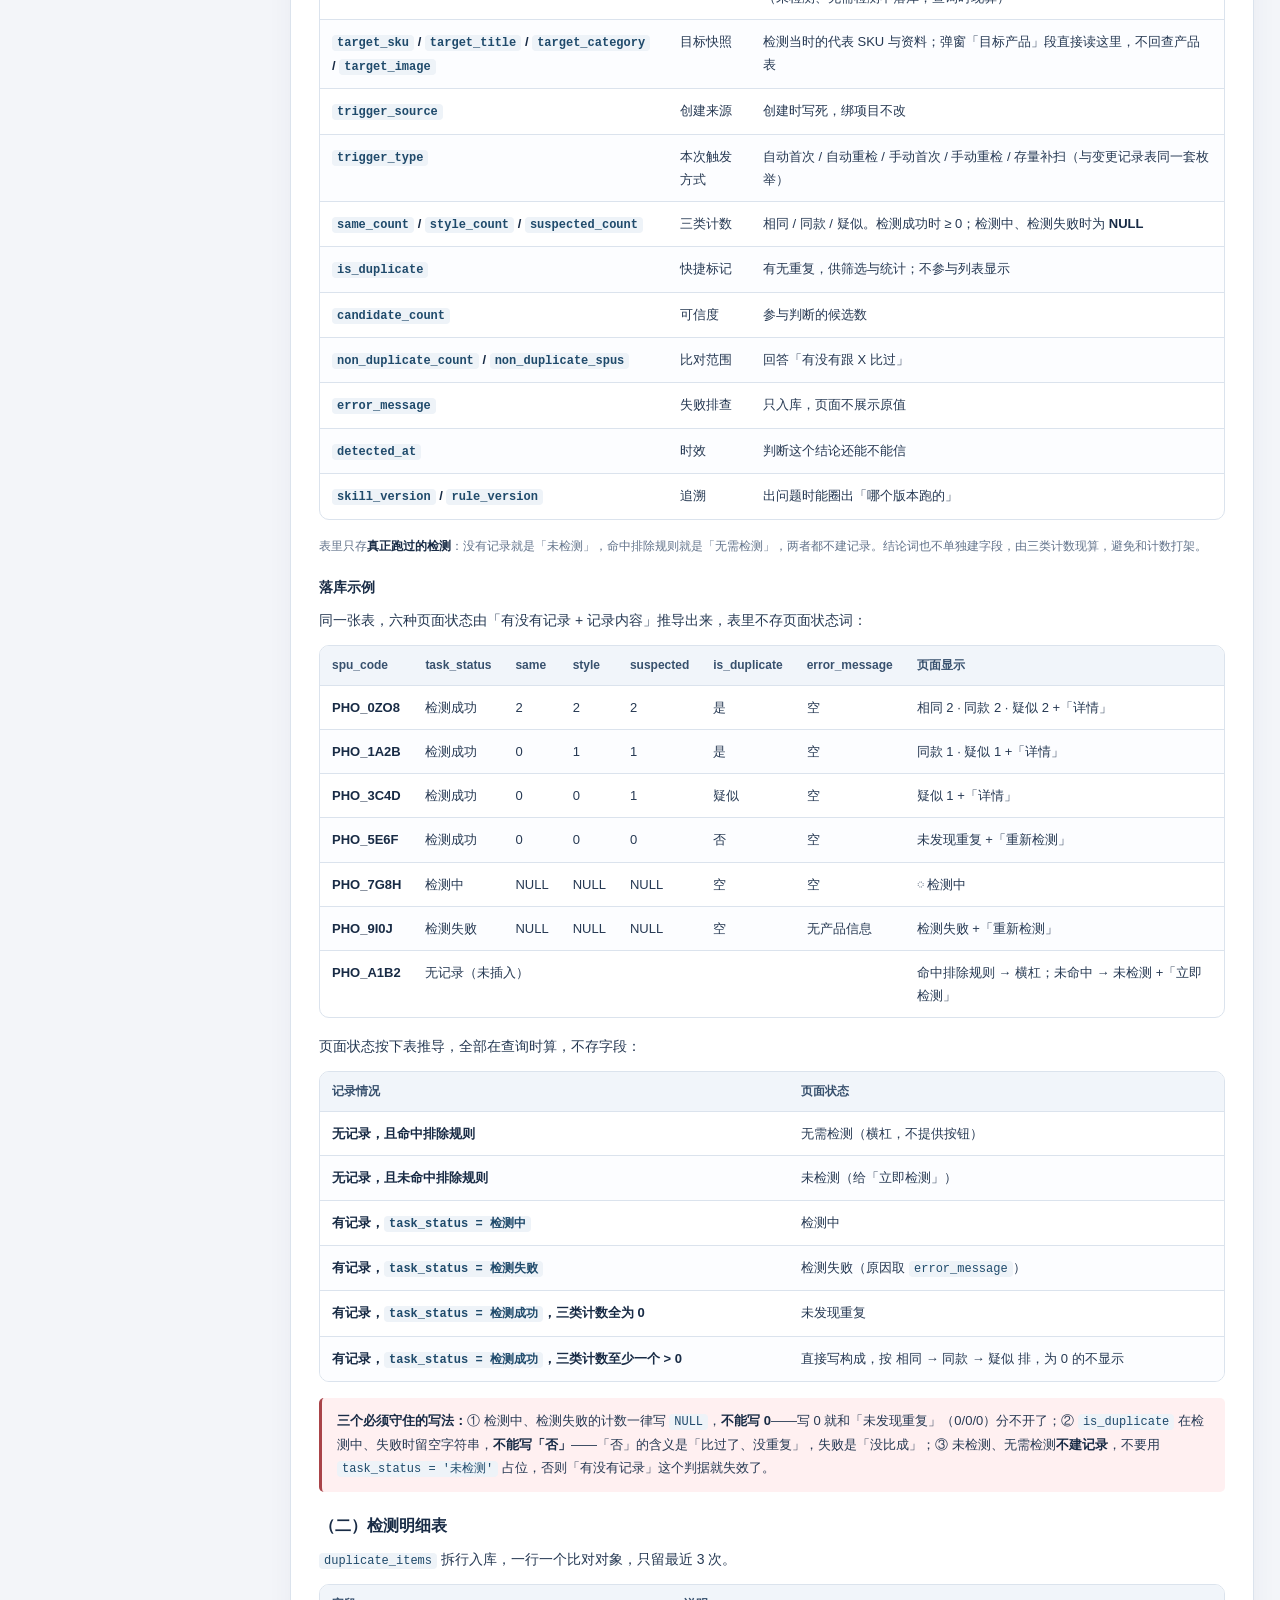
<file: docs/duplicate-detection-v1.0/index.html>
<!doctype html>
<html lang="zh-CN">
<head>
<meta charset="utf-8">
<meta name="viewport" content="width=device-width, initial-scale=1">
<title>重复品检测｜产品方案 V1.0</title>
<style>
  :root { --bg:#f3f5f9; --paper:#fff; --ink:#182b45; --body:#263953; --muted:#62738b; --line:#dbe3ed; --head:#f1f5fa; --teal:#087f83; --teal-soft:#e8f6f5; --amber:#a96c11; --amber-soft:#fff5e4; --red:#a94449; --red-soft:#fff0f1; --green:#287452; --green-soft:#eaf7ef; }
  * { box-sizing:border-box; }
  html { scroll-behavior:smooth; }
  body { margin:0; background:var(--bg); color:var(--body); font:14px/1.78 "Microsoft YaHei","PingFang SC","Noto Sans CJK SC",sans-serif; }
  .shell { display:grid; grid-template-columns:240px minmax(0,1fr); gap:24px; max-width:1500px; margin:auto; padding:26px; align-items:start; }
  .toc { position:sticky; top:25px; max-height:calc(100vh - 50px); overflow:auto; padding:22px 15px; border:1px solid var(--line); border-radius:15px; background:var(--paper); box-shadow:0 10px 28px rgba(27,53,86,.05); }
  .toc-title { padding:0 7px 12px; border-bottom:1px solid var(--line); color:var(--ink); font-size:15px; font-weight:700; }
  .toc small { display:block; margin-top:3px; color:var(--muted); font-size:11px; font-weight:400; }
  .toc-group { margin:14px 7px 4px; color:var(--teal); font-size:12px; font-weight:700; }
  .toc a { display:block; padding:5px 8px; border-radius:6px; color:#536781; text-decoration:none; line-height:1.45; }
  .toc a:hover,.toc a.active { color:var(--teal); background:var(--teal-soft); }
  .toc a.sub { padding-left:20px; font-size:12px; }
  main { min-width:0; }
  .cover,.panel { margin-bottom:20px; padding:26px 28px; border:1px solid var(--line); border-radius:15px; background:var(--paper); box-shadow:0 10px 28px rgba(27,53,86,.045); }
  .cover { padding:32px 34px; }
  .kicker { color:var(--teal); font-size:12px; font-weight:700; letter-spacing:.07em; }
  h1 { margin:8px 0 12px; color:var(--ink); font-size:29px; line-height:1.4; }
  .deck { margin:0; max-width:920px; color:var(--muted); font-size:15px; }
  .cover-meta { display:flex; flex-wrap:wrap; gap:9px; margin-top:18px; }
  .tag { display:inline-flex; align-items:center; padding:2px 9px; border-radius:5px; background:#edf2f7; color:#52657b; font-size:11px; font-weight:700; white-space:nowrap; }
  .tag.proposal { background:var(--teal-soft); color:var(--teal); }
  .tag.pending { background:var(--amber-soft); color:var(--amber); }
  .summary { margin-top:22px; padding:14px 17px; border-left:4px solid var(--teal); border-radius:5px; background:var(--teal-soft); color:var(--ink); font-size:15px; font-weight:600; }
  .panel[id],h3[id] { scroll-margin-top:24px; }
  h2 { margin:0 0 12px; color:var(--ink); font-size:21px; line-height:1.5; }
  h3 { margin:22px 0 9px; color:var(--ink); font-size:16px; line-height:1.5; }
  h4 { margin:18px 0 6px; color:var(--ink); font-size:14px; }
  p { margin:8px 0; }
  ul,ol { margin:8px 0; padding-left:1.5em; }
  li { margin:4px 0; }
  strong { color:var(--ink); }
  code { padding:1px 5px; border-radius:4px; background:#eef3f8; color:#1f4a6b; font-family:Consolas,Monaco,monospace; font-size:12px; }
  .section-lead { margin-top:0; color:var(--muted); }
  .note { margin:14px 0; padding:11px 15px; border-left:3px solid var(--amber); border-radius:5px; background:var(--amber-soft); font-size:13px; }
  .note.teal { border-color:var(--teal); background:var(--teal-soft); }
  .note.red { border-color:var(--red); background:var(--red-soft); }
  .table-wrap { margin:12px 0 16px; overflow-x:auto; border:1px solid var(--line); border-radius:10px; }
  table { width:100%; border-collapse:collapse; text-align:left; }
  th { padding:9px 12px; background:var(--head); color:#38516e; font-size:12px; font-weight:700; white-space:nowrap; }
  td { padding:10px 12px; border-top:1px solid var(--line); vertical-align:top; font-size:13px; }
  tr:nth-child(even) td { background:#fcfdff; }
  td:first-child { color:var(--ink); font-weight:600; }
  .wide { min-width:760px; }
  tr.grp td { background:#f6fafd; }
  tr.grp td[rowspan] { background:#eaf3fa; font-weight:700; }
  .chip { display:inline-flex; align-items:center; gap:5px; padding:1px 8px; border-radius:20px; font-size:11px; font-weight:700; white-space:nowrap; }
  .chip.gray { background:#eef2f7; color:#63748a; }
  .chip.dashed { background:#f4f4f5; color:#8d96a3; border:1px dashed #c9cfd8; }
  .chip.blue { background:#eaf1fb; color:#2f5f9e; }
  .chip.red { background:var(--red-soft); color:var(--red); }
  .chip.amber { background:var(--amber-soft); color:var(--amber); }
  .chip.yellow { background:#fffbe6; color:#9a7900; }
  .chip.green { background:var(--green-soft); color:var(--green); }
  .flow { display:flex; flex-wrap:wrap; gap:8px; align-items:stretch; margin:14px 0; }
  .flow .node { flex:1 1 120px; padding:9px 11px; border:1px solid var(--line); border-radius:7px; background:#fbfcfe; color:var(--ink); text-align:center; font-size:12px; font-weight:700; }
  .flow .arrow { align-self:center; color:#95a4b5; font-size:18px; }
  .flowchart { margin:16px 0 20px; padding:14px 10px; border:1px solid var(--line); border-radius:12px; background:#fff; overflow-x:auto; }
  .flowchart img { display:block; width:100%; max-width:1040px; margin:0 auto; height:auto; }
  .flowchart figcaption { margin-top:8px; padding:0 6px; color:var(--muted); font-size:12px; }
  .shot { margin:16px 0 20px; padding:0; }
  .shot-ph { display:grid; place-items:center; min-height:150px; padding:22px; border:1.5px dashed #c2cddc; border-radius:10px; background:#fafcff; color:#8a99ac; font-size:12.5px; text-align:center; line-height:1.8; }
  .shot-ph b { display:block; margin-bottom:4px; color:#5b6d84; font-size:13px; }
  .shot figcaption { margin-top:7px; color:var(--muted); font-size:12px; }
  .shot img { display:block; width:100%; height:auto; border:1px solid var(--line); border-radius:10px; box-shadow:0 2px 10px rgba(27,53,86,.06); }
  .shot.narrow img { max-width:780px; }
  .shot.narrow { max-width:780px; }
  .shot-pair { display:flex; gap:14px; margin:14px 0 18px; flex-wrap:wrap; }
  .shot-pair > div { flex:1 1 300px; min-width:260px; display:flex; flex-direction:column; }
  .shot-pair img { display:block; width:100%; height:120px; object-fit:contain; object-position:left center; background:#fff; border:1px solid var(--line); border-radius:8px; box-shadow:0 2px 10px rgba(27,53,86,.06); }
  .shot-pair span { display:block; margin-top:auto; padding-top:8px; color:var(--muted); font-size:12px; }
  .cat-list { margin:8px 0 2px; padding-left:20px; color:var(--muted); font-size:12.5px; line-height:1.95; }
  .cat-list li { margin:0; }
  .modal-grid { display:grid; gap:16px; margin:14px 0 4px; }
  .decision { counter-reset:d; list-style:none; padding-left:0; }
  .decision li { position:relative; margin:0; padding:12px 8px 12px 34px; border-bottom:1px solid var(--line); }
  .decision li::before { counter-increment:d; content:counter(d); position:absolute; left:3px; top:12px; display:grid; width:22px; height:22px; place-items:center; border-radius:50%; background:var(--amber-soft); color:var(--amber); font-size:12px; font-weight:700; }
  .decision li:last-child { border-bottom:0; }
  .fine { color:var(--muted); font-size:12px; }
  .foot { margin:8px 0 0; padding:10px 2px 40px; color:var(--muted); font-size:12px; }
  details.codebox { margin:14px 0 18px; border:1px solid var(--line); border-radius:10px; background:#fbfcfe; }
  details.codebox > summary { padding:11px 15px; color:var(--teal); font-size:13px; font-weight:700; cursor:pointer; list-style:none; user-select:none; }
  details.codebox > summary::-webkit-details-marker { display:none; }
  details.codebox > summary::before { content:"\25B8"; margin-right:7px; }
  details.codebox[open] > summary::before { content:"\25BE"; }
  details.codebox > summary:hover { background:var(--teal-soft); border-radius:10px; }
  details.codebox pre { margin:0; padding:15px 17px; border-top:1px solid var(--line); overflow-x:auto; background:#f7fafd; }
  details.codebox code { display:block; padding:0; background:none; color:#2a4360; font:12px/1.75 Consolas,Monaco,monospace; white-space:pre; }
  @media (max-width:1000px) { .shell { grid-template-columns:200px minmax(0,1fr); gap:15px; padding:15px; } .panel,.cover { padding:21px; } }
  @media (max-width:760px) { .shell { display:block; padding:10px; } .toc { position:sticky; top:0; z-index:5; max-height:none; margin-bottom:10px; padding:8px 10px; } .toc-title small,.toc-group { display:none; } .toc nav { display:flex; overflow-x:auto; gap:3px; white-space:nowrap; } .toc a { flex:0 0 auto; padding:5px 7px; font-size:11px; } .cover,.panel { padding:17px; } h1 { font-size:23px; } }
  @media print { body { background:#fff; } .shell { display:block; max-width:none; padding:0; } .toc { display:none; } .cover,.panel { box-shadow:none; break-inside:avoid; } }
</style>
</head>
<body>
<div class="shell">
  <aside class="toc">
    <div class="toc-title">重复品检测<small>产品方案 V1.0 · 一期</small></div>
    <nav>
      <div class="toc-group">背景</div>
      <a href="#changelog">版本记录</a>
      <a href="#bg">一、背景与目标</a>
      <a href="#bg-1" class="sub">（一）背景</a>
      <a href="#bg-2" class="sub">（二）目标</a>
      <a href="#capability">二、重复开品检测能力</a>
      <a href="#cap-1" class="sub">（一）能力边界</a>
      <a href="#cap-2" class="sub">（二）检测流程</a>
      <a href="#cap-3" class="sub">（三）判定规则</a>
      <a href="#cap-4" class="sub">（四）输出结果</a>
      <a href="#cap-5" class="sub">（五）检测说明全文</a>
      <div class="toc-group">产品方案</div>
      <a href="#entry">三、入口</a>
      <a href="#state">四、检测状态</a>
      <a href="#state-1" class="sub">（一）状态模型</a>
      <a href="#state-2" class="sub">（二）状态判定</a>
      <a href="#state-3" class="sub">（三）列表展示规则</a>
      <a href="#detail">五、状态详情与弹窗</a>
      <a href="#detail-1" class="sub">（一）检测中</a>
      <a href="#detail-2" class="sub">（二）未检测</a>
      <a href="#detail-3" class="sub">（三）检测成功：看三类构成</a>
      <a href="#detail-4" class="sub">（四）检测失败</a>
      <a href="#trigger">六、触发规则</a>
      <a href="#trigger-1" class="sub">（一）首次自动触发</a>
      <a href="#trigger-2" class="sub">（二）关键信息变化重检</a>
      <a href="#trigger-3" class="sub">（三）手动触发</a>
      <a href="#trigger-4" class="sub">（四）不触发的情况</a>
      <a href="#perm">七、权限</a>
      <div class="toc-group">落地</div>
      <a href="#fields">八、数据字段（建议）</a>
      <a href="#fields-1" class="sub">（一）检测任务表</a>
      <a href="#fields-2" class="sub">（二）检测明细表</a>
      <a href="#fields-3" class="sub">（三）变更记录表</a>
      <a href="#fields-4" class="sub">（四）系统侧校验</a>
      <a href="#next">九、后续规划</a>
      <a href="#next-1" class="sub">（一）近期</a>
      <a href="#next-2" class="sub">（二）暂不做</a>
      <a href="#next-3" class="sub">（三）上线后关注指标</a>
      <a href="#next-4" class="sub">（四）一期预留</a>
    </nav>
  </aside>

  <main>
    <section class="cover">
      <div class="kicker">品牌开发系统 · 重复品检测</div>
      <h1>重复品检测 · 产品方案</h1>
      <p class="deck">把现在只能在对话里跑的重复开品检测 Skill 接进 ERP，在项目 SPU 列表上直接给出结论。系统负责流程与规则，模型只负责「标题像不像、外形像不像」。</p>
      <div class="cover-meta">
        <span class="tag proposal">新建 · 待评审</span>
        <span class="tag">一期方案</span>
        <span class="tag">V1.0</span>
        <span class="tag">2026-11-13</span>
      </div>
      <div class="summary">一句话：检测结果跟着 SPU 走，列表上只占一处展示——有重复时直接写三类构成，其余写检测状态；该检的自动检，不该检的显示「无需检测」，没有记录的显示「未检测」——后两种不落库，查询时现算。</div>
    </section>

    <!-- ============ 版本记录 ============ -->
    <section class="panel" id="changelog">
      <h2>版本记录</h2>
      <div class="table-wrap">
        <table class="wide">
          <thead><tr><th>版本</th><th>日期</th><th>状态</th><th>变更内容</th></tr></thead>
          <tbody>
            <tr><td>V1.0</td><td>2026-11-13</td><td><span class="chip gray">新建</span></td><td>新建。尚未评审。</td></tr>
          </tbody>
        </table>
      </div>

      <p><strong>相关文件</strong></p>
      <div class="table-wrap">
        <table class="wide">
          <thead><tr><th>文件</th><th>内容</th></tr></thead>
          <tbody>
            <tr><td><a href="https://tianawynn.github.io/product-prototypes/" target="_blank">https://tianawynn.github.io/product-prototypes/</a></td><td>交互原型（当前版本），本方案的页面截图均取自这里，可直接点开走一遍</td></tr>
          </tbody>
        </table>
      </div>
    </section>

    <!-- ============ 一 背景 ============ -->
    <section class="panel" id="bg">
      <h2>一、背景与目标</h2>

      <h3 id="bg-1">（一）背景</h3>
      <p>为规范系统内项目的开品管理，减少同一款产品被重复创建为多个 SPU 的情况。重复开品会带来备货与产品资料的重复维护，也会造成返点归属冲突。</p>
      <p>系统内已具备重复开品检测能力，覆盖从候选召回到重复判定的完整流程。但当前仅支持对话调用，需人工发起，检测时点与检测对象依赖人工判断，使用情况只能通过定期拉取对话数据获得。</p>
      <p>检测结果不落系统，触发人、时间、候选范围与判断依据均无记录。项目内哪些产品查过、结论如何，无法统一查看，也无法统计重复情况。</p>

      <h3 id="bg-2">（二）目标</h3>
      <p>把检测能力接入系统，随 SPU 创建自动执行，使项目内每个 SPU 都有统一的检测记录与结论，实现项目范围的统一管理与校验。</p>
      <ul>
        <li><strong>能看见</strong>：项目详情页 SPU 列表新增「重复品检测」列，无需主动查询即可获知重复情况。</li>
        <li><strong>能追溯</strong>：每次检测的触发来源、触发时间、候选范围与判断依据均可回溯。</li>
        <li><strong>能评估</strong>：上线后可统计重复率，以及重复率与品类的交叉分布，判断重复集中在哪些品类，作为推广范围与管控重点的依据。</li>
      </ul>
    </section>

    <!-- ============ 二 能力 ============ -->
    <section class="panel" id="capability">
      <h2>二、重复开品检测能力</h2>
      <p class="section-lead">本章说明现有检测能力能做什么、按什么规则判、返回什么结果。接进系统时，这些口径原样沿用，不改判断逻辑。</p>

      <h3 id="cap-1">（一）能力边界</h3>
      <p>同一套判断逻辑，两种调用方式，差别只在<strong>输入</strong>和<strong>谁发起</strong>。</p>
      <div class="table-wrap">
        <table class="wide">
          <thead><tr><th>使用方式</th><th>输入</th><th>输出</th><th>谁发起</th></tr></thead>
          <tbody>
            <tr><td>对话场景</td><td>SKU / SPU 编码、产品标题、产品图片，单目标或多目标</td><td>检测报告 + 结构化 JSON</td><td>人在对话里主动查询</td></tr>
            <tr><td>系统场景（接入 ERP）</td><td>SPU 编码，每次一个目标</td><td>只返回结构化 JSON</td><td>系统按触发规则自动发起</td></tr>
          </tbody>
        </table>
      </div>
      <p>召回口径、判定规则、三档结论两边完全一致。系统侧只是把输入收窄成 SPU、输出收窄成 JSON，判断逻辑不变。</p>

      <h3 id="cap-2">（二）检测流程</h3>
      <figure class="flowchart">
        <img src="img/11-flow.png" alt="重复开品检测判断流程">
        <figcaption>输入 SKU / SPU 取目标信息后，按标题、图片两路召回；过滤自身与关联组、地毯品类、配件与服装品线后，逐候选比标题与外形，再比价格与规格，输出相同 / 同款 / 疑似 / 非重复四类。</figcaption>
      </figure>

      <h3 id="cap-3">（三）判定规则</h3>
      <p>先看标题和外形两个主体，两个都一致时才用价格和规格区分「相同」还是「同款」。</p>
      <div class="table-wrap">
        <table class="wide">
          <thead><tr><th>标题主体</th><th>外形主体</th><th>补充条件</th><th>结果</th></tr></thead>
          <tbody>
            <tr><td>一致</td><td>一致</td><td>供应商编码一致，或采购价整数部分一致</td><td><span class="chip red">相同产品</span></td></tr>
            <tr><td>一致</td><td>一致</td><td>尺寸 / 重量 / 材质 / 功能基本一致（尺寸重量 ±5%）</td><td><span class="chip red">相同产品</span></td></tr>
            <tr><td>一致</td><td>一致</td><td>以上都不满足</td><td><span class="chip amber">同款产品</span></td></tr>
            <tr><td>一致</td><td>不一致</td><td>—</td><td><span class="chip yellow">疑似重复</span></td></tr>
            <tr><td>一致</td><td>无法确认</td><td>图片读不到或缺失</td><td><span class="chip yellow">疑似重复</span></td></tr>
            <tr><td>不一致</td><td>一致</td><td>—</td><td><span class="chip yellow">疑似重复</span></td></tr>
            <tr><td>不一致</td><td>不一致 / 无法确认</td><td>—</td><td>非重复</td></tr>
          </tbody>
        </table>
      </div>
      <p class="fine">系统场景输入固定是 SPU，标题一定存在，不会出现「标题主体无法比较」，所以这里只列七种组合。对话场景仅输入图片时会多出三种（标题无法比较 × 外形一致 / 不一致 / 无法确认），结论落在疑似或非重复，不影响系统侧。</p>

      <h3 id="cap-4">（四）输出结果</h3>
      <p class="section-lead">对话场景出检测报告，系统场景只返回结构化 JSON。两者数据同源，报告由 JSON 渲染。</p>

      <h4>1. 检测报告（对话场景）</h4>
      <p>单目标固定三段，顺序与列名不可改：<strong>目标产品</strong>（12 项基础资料）→ <strong>检测结果</strong>（相同 / 同款 / 疑似三张独立表）→ <strong>结论</strong>（是否存在重复开品、三类数量、建议处理）。三张表列不同：同款多一列「差异点」，疑似多「疑似原因」「需确认项」。</p>
      <div class="shot">
        <img src="img/10-report-dialog.png" alt="检测报告：目标产品与检测结果">
        <figcaption>检测报告实际输出：目标产品 12 项资料 → 相同 / 同款 / 疑似三张独立表</figcaption>
      </div>
      <p class="fine">多目标时先出汇总表（<code># / 目标SPU / 目标SKU / 状态 / 相同 / 同款 / 疑似 / 结论</code> 固定 8 列），有重复或异常的目标再展开明细，无重复的只在汇总表出现。</p>

      <h4>2. 结构化 JSON（系统场景）</h4>
      <p>顶层是数组，单目标也返回长度 1 的数组，顺序与输入一致。<strong>返回的字段全部入库</strong>，区别只在用途——一部分直接驱动页面展示，一部分不在页面上出原值、留给筛选统计与事后排查。</p>
      <p><strong>驱动页面渲染的：</strong>目标五项（<code>target_spu</code> / <code>target_sku</code> / <code>target_title</code> / <code>target_category</code> / <code>target_image</code>）定位并展示目标卡片；<code>status</code> 定成败；三类计数直接写进列表；<code>duplicate_items</code> 拆行写入检测明细；<code>summary</code> 不入页面，只入库供追溯与人工排查。</p>
      <p><strong>不直接展示、但照样入库的：</strong><code>error_message</code> 记异常与降级原因，弹窗只区分「检测失败」并给固定文案，具体取值见「（五）检测说明全文」；<code>is_duplicate</code> 是有无重复的快捷标记，供列表筛选与重复率统计；<code>non_duplicate_spus</code> / <code>non_duplicate_count</code> 记比对范围，回答「这个 SPU 跟哪些比过」；<code>candidate_count</code> 用于校验。</p>
      <p class="fine"><code>is_duplicate</code> 是「或」逻辑，相同或同款任一 &gt; 0 就返回「是」，一个「是」装不下三类构成。列表直接用三类计数，该字段只作筛选与统计的快捷口径。</p>
      <div class="note teal">
        <strong>计数以明细为准，系统自己数：</strong>相同 / 同款 / 疑似按 <code>duplicate_items</code> 里每条的 <code>duplicate_type</code> 统计；<code>non_duplicate_count</code> 取 <code>non_duplicate_spus</code> 的数组长度；<code>candidate_count</code> = 三者之和 + 非重复。返回的计数只作参考，与明细对不上时<strong>以明细为准重算</strong>，记一条 <code>error_message</code> 备注即可，不判检测失败。
      </div>


      <details class="codebox">
        <summary>展开查看结构化 JSON 示例（单目标，明细只列 2 条示意）</summary>
        <pre><code>[
  {
    "target_spu": "PHO_0ZO8",
    "target_sku": "PHO_0ZO8P23T",
    "target_title": "4抽三角纹面板 MDF+PB+铁 斗柜 白色",
    "target_category": "家具/收纳家具/斗柜",
    "target_image": "https://img.example.com/pho0zo8.jpg",
    "status": "已完成",
    "is_duplicate": "是",
    "same_product_count": 0,
    "same_style_count": 1,
    "suspected_count": 1,
    "non_duplicate_count": 3,
    "non_duplicate_spus": ["PHO_5E6F", "PHO_7G8H", "PHO_9I0J"],
    "candidate_count": 5,
    "summary": "PHO_0ZO8（代表SKU PHO_0ZO8P23T，4抽三角纹面板 MDF+PB+铁 斗柜 白色）存在重复开品：1个同款产品（同系列三角纹面板斗柜的不同抽数/颜色）、1个疑似重复（面板纹理不同的抽屉柜），3个候选判为非重复；召回后另有4个候选因SKU生命周期不在0/1状态被过滤。",
    "duplicate_items": [
      {
        "duplicate_type": "同款产品",
        "similar_spu": "PHO_1A2B",
        "similar_sku": "PHO_1A2BP11K",
        "similar_title": "5抽三角纹面板 MDF+PB+铁 斗柜 黑色",
        "similar_category": "家具/收纳家具/斗柜",
        "similar_image": "https://img.example.com/pho1a2b.jpg",
        "recall_source": "标题+图片",
        "title_judgement": "标题主体一致",
        "image_judgement": "外形主体一致",
        "image_summary": "两者均为长方形柜体、直角柜脚，面板同为三角纹贴面，柜体比例接近",
        "image_analysis_source": "模型视觉",
        "reason": "标题主体同为三角纹面板斗柜，核心对象与用途一致；外形均为长方形柜体、三角纹面板、直角柜脚；供应商编码不同，采购价 189 与 175 不一致；抽数 4 抽与 5 抽，尺寸存在差异",
        "reason_brief": "标题主体一致，外形主体一致，供应商/采购价存在差异，尺寸存在差异",
        "difference": "抽数 4 抽 vs 5 抽，颜色白色 vs 黑色",
        "suggestion": "可并存，按同款关联展示"
      },
      {
        "duplicate_type": "疑似重复",
        "similar_spu": "PHO_3C4D",
        "similar_sku": "PHO_3C4DP08M",
        "similar_title": "4抽平板面板 MDF+PB 斗柜 白色",
        "similar_category": "家具/收纳家具/斗柜",
        "similar_image": "https://img.example.com/pho3c4d.jpg",
        "recall_source": "图片",
        "title_judgement": "标题主体一致",
        "image_judgement": "外形主体不一致",
        "image_summary": "候选面板为平板无纹理，目标为三角纹贴面，面板形态不同",
        "image_analysis_source": "模型视觉",
        "reason": "标题主体同为 4 抽斗柜，核心对象与用途一致；外形上面板由三角纹贴面变为平板，主体形态不同",
        "reason_brief": "标题主体一致，外形主体不一致",
        "difference": "",
        "suggestion": "人工确认是否为同一款"
      }
    ],
    "error_message": ""
  }
]</code></pre>
      </details>

      <h3 id="cap-5">（五）检测说明全文</h3>
      <p>下面这份是当前正式服版本的渲染稿，规则细节、字段口径、输出模板都在里面：</p>
      <p><a href="skill.html" target="_blank" style="display:inline-flex;align-items:center;gap:8px;padding:9px 16px;border:1px solid var(--teal);border-radius:8px;background:var(--teal-soft);color:var(--teal);font-weight:700;text-decoration:none;">查看检测说明全文 →</a></p>
      <p class="fine">源文件：<code>更改正式服main的skill/skill1_重复开品检测/SKILL.md</code>（渲染稿与本方案放在同一目录，离线可看）</p>
    </section>

    <!-- ============ 三 入口与列表 ============ -->
    <section class="panel" id="entry">
      <h2>三、入口</h2>
      <p class="section-lead">位置：<strong>项目详情页 → SPU 列表 → 新增「重复品检测」列</strong>，位于「商品状态」列之后、「信息质量评分」列之前。</p>
      <div class="shot">
        <img src="img/01-spu-list.png" alt="项目详情页 SPU 列表，新增重复品检测列">
        <figcaption>项目详情页 SPU 列表：红框处为新增的「重复品检测」列，位置在「商品状态」之后、「信息质量评分」之前</figcaption>
      </div>
    </section>

    <!-- ============ 四 检测状态 ============ -->
    <section class="panel" id="state">
      <h2>四、检测状态</h2>
      <p class="section-lead">列表上每种状态占两行：<strong>一个展示 + 一个动作</strong>。后台只记检测状态；有重复时直接展示三类计数，不合成结论标签。</p>

      <h3 id="state-1">（一）状态模型</h3>
      <ul>
        <li><strong>页面检测状态</strong>：未检测 / 检测中 / 检测成功 / 检测失败 / 无需检测。只有检测中、检测成功、检测失败会写记录。</li>
        <li><strong>三类计数</strong>：相同 / 同款 / 疑似，检测成功时才有值，直接决定列表上写什么。</li>
      </ul>

      <h3 id="state-2">（二）状态判定</h3>
      <p>页面检测状态决定这次有没有跑完，三类计数决定跑出来是什么。只有「检测成功」才看计数，其余状态不产生构成。</p>
      <div class="table-wrap">
        <table class="wide">
          <thead><tr><th>页面检测状态</th><th>判定条件</th><th>列表显示</th></tr></thead>
          <tbody>
            <tr><td>未检测</td><td>无任务记录，且未命中排除规则（不落库，查询时判定）</td><td><span class="chip gray">未检测</span> + 「立即检测」</td></tr>
            <tr><td>检测中</td><td>已提交，未取得终态</td><td><span class="chip blue">◌ 检测中</span></td></tr>
            <tr class="grp"><td rowspan="4" style="vertical-align:middle">检测成功</td><td>相同 &gt; 0（同款、疑似任意）</td><td><span class="chip red">相同 2 · 同款 2 · 疑似 2</span> + 「详情」</td></tr>
            <tr class="grp"><td>相同 = 0，同款 &gt; 0</td><td><span class="chip amber">同款 1 · 疑似 1</span> + 「详情」</td></tr>
            <tr class="grp"><td>相同 = 0、同款 = 0，疑似 &gt; 0</td><td><span class="chip yellow">疑似 1</span> + 「详情」</td></tr>
            <tr class="grp"><td>三者均为 0</td><td><span class="chip green">未发现重复</span> + 「重新检测」</td></tr>
            <tr><td>检测失败</td><td>查不到产品信息，或两路召回均失败、结果解析与校验不通过</td><td><span class="chip gray">检测失败</span> + 「重新检测」</td></tr>
            <tr><td>无需检测</td><td>无任务记录，且命中排除规则（不落库，查询时判定）</td><td><span class="chip dashed">—</span> 横杠占位</td></tr>
          </tbody>
        </table>
      </div>
      <p class="fine">页面不显示结论词：有重复时直接写构成，三者全为 0 时写「未发现重复」。页面上叫「检测成功」，Skill 返回的 <code>status</code> 是「已完成」，落库时映射一次：<code>已完成</code> → 检测成功，<code>无产品信息</code> / <code>查询失败</code> → 检测失败（失败原因走列表悬浮，不另开弹窗）。</p>
      <p class="fine">判断「有没有重复开品」看 <code>is_duplicate</code>（是 / 疑似 / 否），等价于「相同 + 同款 &gt; 0」。它只用于筛选与统计，不用于列表显示——一个三值字段装不下三类构成。</p>

      <h3 id="state-3">（三）列表展示规则</h3>
      <p>每种状态在列表上只有两行位置：<strong>上面是状态本身，下面是一个动作</strong>。构成与时间这类「看得懂但不需要点开」的信息，全部走悬浮，不占列表空间。悬浮统一为黑底白字、向上弹出，不出现鼠标旁的问号。</p>
      <div class="table-wrap">
        <table class="wide">
          <thead><tr><th>状态</th><th>列表显示</th><th>悬浮文案</th><th>行内动作</th></tr></thead>
          <tbody>
            <tr><td>未检测</td><td>未检测</td><td>不出悬浮</td><td>立即检测</td></tr>
            <tr><td>检测中</td><td>◌ 检测中</td><td>检测任务执行中 · 2026-11-04 14:13 发起</td><td>无（只读等待，避免重复提交）</td></tr>
            <tr><td>检测成功，至少一项 &gt; 0</td><td>相同 2 · 同款 2 · 疑似 2</td><td>不出悬浮——构成直接写在行内，顺序固定「相同 → 同款 → 疑似」，为 0 的不显示</td><td>详情</td></tr>
            <tr><td>未发现重复</td><td>未发现重复</td><td>未发现重复 · 检测时间 2026-11-04 14:12</td><td>重新检测</td></tr>
            <tr><td>检测失败</td><td>检测失败</td><td>失败原因一句话 · 检测时间 2026-11-04 14:11</td><td>重新检测</td></tr>
            <tr><td>无需检测</td><td>—（横杠）</td><td>命中排除规则的一句话，如「该 SPU 属于地毯类目，不参与重复品检测」</td><td>无（不提供弹窗）</td></tr>
          </tbody>
        </table>
      </div>

      <h4>1. 检测中：悬浮看发起时间</h4>
      <div class="shot">
        <img src="img/14-tip-checking.png" style="max-width:610px" alt="检测中悬浮提示">
        <figcaption>检测中：只读等待，不提供重检；悬浮补「发起时间」，回答「等了多久」</figcaption>
      </div>

      <h4>2. 未发现重复：悬浮看检测时间</h4>
      <div class="shot">
        <img src="img/15-tip-clear.png" style="max-width:610px" alt="未发现重复悬浮提示">
        <figcaption>未发现重复：结论本身已经说清结果，悬浮只补检测时间；行内给「重新检测」</figcaption>
      </div>
      <p class="fine">非重复的比对条数属于过程数据，不放进悬浮。悬浮只回答「什么时候检的」，避免一条空结论也要开弹窗。</p>

      <h4>3. 无需检测：悬浮看命中的规则</h4>
      <div class="shot">
        <img src="img/16-tip-skip.png" style="max-width:610px" alt="无需检测悬浮提示">
        <figcaption>无需检测：横杠占位，不可点、没有弹窗；悬浮说明命中的是哪条排除规则</figcaption>
      </div>

      <div class="note red">
        <strong>is_duplicate 不能拿来代替构成。</strong>它是「或」逻辑，相同或同款任一 &gt; 0 就返回「是」，会把「只有同款」和「有相同」混成一档；而列表要展示的是具体构成，一个「是」字装不下。该字段照常入库，只供筛选与统计使用。
      </div>

    </section>

    <!-- ============ 五 状态详情与弹窗 ============ -->
    <section class="panel" id="detail">
      <h2>五、状态详情与弹窗</h2>
      <p class="section-lead">只有「检测成功且有重复」会开弹窗，其余四种状态都在列表行内解决——<strong>状态 + 一个动作 + 悬浮</strong>。能一句话说清的，不做第二层。</p>

      <h3 id="detail-1">（一）检测中：不开弹窗</h3>
      <p>列表上只有「◌ 检测中」一行字，不可点、没有按钮——等待态没有可看的内容，弹窗只会把「请等待」再放大一遍。</p>
      <ul>
        <li>任务未回写前不提供重检入口，避免重复提交。</li>
        <li>悬浮给「检测任务执行中 · 2026-11-04 14:13 发起」，与报告弹窗标题右侧的时间同一口径（示意见「四（三）1」）。</li>
        <li>任务完成后这一行自动变成构成或结论，不需要人工刷新。</li>
      </ul>

      <h3 id="detail-2">（二）未检测：不开弹窗</h3>
      <p>「未检测」= 没有检测记录、且不在排除范围，因此行内直接给「立即检测」。</p>
      <ul>
        <li>列表上点「立即检测」即创建任务，不弹确认框；发起后该行立即变「检测中」。</li>
        <li>产品详情页的检测条走确认框，因为那里是「重新检测」为主，需要说明会保留历史报告。</li>
        <li>不区分来源、也不落库：查不到检测记录就是未检测，页面统一显示「未检测」。</li>
      </ul>
      <p class="fine">为什么不自动触发，见「六、触发规则（四）」。</p>

      <h3 id="detail-3">（三）检测成功：看三类构成</h3>
      <p>「检测成功」之后还要看三类计数：构成不同，处理动作不同。四种构成共用同一个报告弹窗，靠<strong>列表上的构成</strong>与<strong>弹窗里的明细</strong>区分，头部不再重复挂一个 badge。</p>
      <div class="shot">
        <img src="img/04-report-duplicate.png" alt="检测报告弹窗，三类结果同时出现">
        <figcaption>三类结果同时出现的场景：2 个相同产品、2 个同款产品、2 个疑似重复；标题右侧带检测时间</figcaption>
      </div>

      <h4>1. 头部：标题 + 检测时间</h4>
      <p>标题固定为「重复品检测报告」，检测时间挂在标题右侧、灰色小字，形如 <code>检测时间 2026-11-04 14:10</code>。时间不占正文空间，也不单独占一行——它的作用是让人一眼判断「这个结论还新不新」，不需要展开任何内容。</p>
      <p class="fine">检测中、未检测、检测失败都不开弹窗，没有标题行可以挂时间，所以「检测时间」只出现在有重复的报告弹窗上。</p>

      <h4>2. 构成决定列表，不决定头部</h4>
      <p>列表上直接写三类计数，顺序固定「相同 → 同款 → 疑似」，为 0 的不显示。四种构成由计数唯一决定：</p>
      <div class="table-wrap">
        <table class="wide">
          <thead><tr><th>相同产品</th><th>同款产品</th><th>疑似重复</th><th>列表显示</th><th>含义</th></tr></thead>
          <tbody>
            <tr><td>&gt; 0</td><td>任意</td><td>任意</td><td><span class="chip red">相同 2 · 同款 2 · 疑似 2</span></td><td>存在完全一致的品，处理动作为合并或删除</td></tr>
            <tr><td>0</td><td>&gt; 0</td><td>任意</td><td><span class="chip amber">同款 1 · 疑似 1</span></td><td>同一款但存在差异，可并存，需说明差异点</td></tr>
            <tr><td>0</td><td>0</td><td>&gt; 0</td><td><span class="chip yellow">疑似 1</span></td><td>判断依据不足，需人工确认</td></tr>
            <tr><td>0</td><td>0</td><td>0</td><td><span class="chip green">未发现重复</span></td><td>已完成比对，无重复</td></tr>
          </tbody>
        </table>
      </div>

      <h4>3. 正文：目标产品 → 检测明细</h4>
      <p>弹窗自上而下三段：<strong>目标产品</strong>（SPU / 代表 SKU / 主图 / 产品标题）→ <strong>检测明细</strong>（筛选 + 表格）→ 底部动作（重新检测）。</p>
      <ul>
        <li><strong>检测明细</strong>四字后面跟「判定规则」下拉入口，再下面是筛选条：全部 / 相同产品 / 同款产品 / 疑似重复，各带数量。</li>
        <li>表格固定六列：<strong>检测结果 / SPU / 代表 SKU / 主图 / 产品标题 / 判断依据</strong>，不再单独列「差异点」——差异写在判断依据第二句里。</li>
        <li><strong>检测结果</strong>用 badge 标类型：相同产品（红）、同款产品（橙）、疑似重复（黄）。</li>
        <li>多种结果同时出现时按 相同 → 同款 → 疑似 排序，不按召回顺序。</li>
        <li>数量多时按页展示，筛选与翻页都不收起已展开的判定规则。</li>
      </ul>

      <h4>4. 判断依据：一行一个维度，最多四行</h4>
      <p>依据不写成一整段，按维度拆行，<strong>最多四行</strong>（在 skill 里限制）：</p>
      <ul>
        <li>第 1 行：<strong>标题主体</strong>——核心对象是什么、型号差在哪、哪些描述缺失但核心未变。</li>
        <li>第 2 行：<strong>外形主体</strong>——读图看到的形态，机身、出风口、面板、轮组等。</li>
        <li>第 3 行：<strong>供应商与采购价</strong>——两个编码是否相同、采购价整数部分是否一致。</li>
        <li>第 4 行：<strong>尺寸 / 重量 / 材质 / 功能</strong>——存在哪些差异、差到什么程度。</li>
      </ul>
      <p>实际用几行由结论决定：<strong>相同产品</strong>通常前三行就够（后两行合成一句「符合相同产品判断依据」）；<strong>疑似重复</strong>只有前两行——这类本来就没比到采购价与关键规格。</p>
      <p>每行单行展示、超出用省略号；鼠标悬浮弹出黑底白字浮层，一次给出全部行。省略号只是兜底，不是常态。</p>
      <div class="shot">
        <img src="img/18-reason-tooltip.png" alt="判断依据逐行展示，悬浮看全文">
        <figcaption>判断依据一行一个维度：行内省略，悬浮出完整各行，不折行、不撑高行高</figcaption>
      </div>

      <h4>5. 判定规则：检测明细右侧下拉</h4>
      <p>判断依据写的是「这一个比对对象为什么这么判」，读的人往往还要知道「凭什么规则这么判」。入口放在<strong>「检测明细」标题右侧</strong>的「判定规则 ▾」，点开在标题下方就地展开、再点收起——不开新弹窗、不叠一层浮层、不跳页。</p>
      <div class="shot">
        <img src="img/17-rule-inline.png" alt="检测明细右侧的判定规则下拉">
        <figcaption>判定规则展开：浅灰底一块，三行分别对应三档结论，与下方明细同处一屏</figcaption>
      </div>

      <h3 id="detail-4">（四）检测失败：不开弹窗</h3>
      <p>失败原因就是一句话，放悬浮即可；行内直接给「重新检测」。为一句原因多开一层弹窗，反而让「重试」多一步。</p>
      <ul>
        <li>列表显示「检测失败」+「重新检测」，不显示原因。</li>
        <li>悬浮给「失败原因 · 检测时间」，与未发现重复同一种版式。</li>
        <li>不输出检测明细，也不显示「未发现重复」——失败就是没结论，不能当成没重复。</li>
      </ul>
      <p>原因只分两种，不展示错误码：</p>
      <div class="table-wrap">
        <table class="wide">
          <thead><tr><th>情况</th><th>悬浮里的一句话</th></tr></thead>
          <tbody>
            <tr><td>无产品信息</td><td>无法获取该商品的产品信息</td></tr>
            <tr><td>查询失败</td><td>本次检测未能正常完成，未生成有效检测结论，可稍后重新检测</td></tr>
          </tbody>
        </table>
      </div>
      <ul>
        <li><strong>无产品信息</strong>：查不到目标产品，含调用层报错、超时、编码不存在、正式库没有这条数据。编码本身不存在与资料未同步表现一致，统一按这条处理。</li>
        <li><strong>查询失败</strong>：产品信息查到了，但没拿到可信结果——两路召回都失败，或返回体解析不了、计数校验对不上、调用超时。具体是哪一种由研发记 <code>error_message</code> 区分，页面不再往下展开。</li>
      </ul>
    </section>

    <!-- ============ 六 触发规则 ============ -->
    <section class="panel" id="trigger">
      <h2>六、触发规则</h2>
      <p class="section-lead">只有项目内创建、且在检测范围的 SPU 自动检测；范围判断先于其他判断，不在范围的 SPU 不调用 Skill。不触发的情况分两种：<strong>规则上不该检</strong>，和<strong>流程上没触发</strong>。</p>

      <h3 id="trigger-1">（一）首次自动触发</h3>
      <ul>
        <li><strong>触发场景</strong>：在项目里新建 SPU；存量补扫——2026-09-01 至上线日创建、已绑定项目、且无检测记录的 SPU。</li>
        <li><strong>处理方式</strong>：系统直接传入 SPU，调用 Skill 判断；保存结果与判断时的产品信息快照。</li>
        <li><strong>时机</strong>：事务提交之后异步发起，不在创建方法里直接调。</li>
      </ul>

      <h3 id="trigger-2">（二）关键信息变化重检</h3>
      <p>已有检测记录的 SPU，只监听下面 5 类字段变化，命中即重检：</p>
      <div class="table-wrap">
        <table class="wide">
          <thead><tr><th>触发条件</th><th>影响</th></tr></thead>
          <tbody>
            <tr><td>SKU 可售状态变化，变为不可售</td><td>代表 SKU 可能变化</td></tr>
            <tr><td>SKU 生命周期状态变为 2 / 3 / 4 / 5</td><td>代表 SKU 可能变化</td></tr>
            <tr><td>SPU 标题变化</td><td>影响标题召回和标题主体判断</td></tr>
            <tr><td>SKU 主图变化</td><td>影响图片召回和外形判断</td></tr>
            <tr><td>SPU 关联关系变化（加入 / 退出关系组）</td><td>影响候选 SPU 过滤范围</td></tr>
          </tbody>
        </table>
      </div>
      <ul>
        <li>SKU 生命周期共 6 个值：<code>0</code> 开发中 / <code>1</code> 常规 / <code>2</code> 清库存 / <code>3</code> 生命周期结束 / <code>4</code> 作废 / <code>5</code> 删除。其中只有 <code>0</code>、<code>1</code> 算在售，<strong>状态变为 2 / 3 / 4 / 5 即触发重检</strong>；0 与 1 之间互转不触发。</li>
        <li>前两种会改变代表 SKU：重新判断，不沿用旧结果。</li>
        <li><strong>其余字段第一阶段都不监听</strong>：供应商编码、采购价、尺寸、重量、材质、功能、普通 SKU 属性变化都不重跑，也不标记。</li>
        <li><strong>换绑项目不触发调用</strong>：项目不是检测依据，换绑后既不重跑、也不标记，已有结论继续沿用。除新建 SPU 的首次检测外，只有上面 5 类字段变化才会发起调用。</li>
        <li><strong>防抖</strong>：变更后延迟 10 分钟触发，期间再改则重置计时，只跑最后一次。</li>
      </ul>

      <h3 id="trigger-3">（三）手动触发</h3>
      <ul>
        <li>开发可通过「立即检测 / 重新检测」主动发起，每次结果都记录。</li>
        <li>同 SPU 10 分钟内只允许发起 1 次。</li>
        <li>命中排除范围的不给检测按钮。</li>
      </ul>

      <h3 id="trigger-4">（四）不触发的情况</h3>
      <p>页面显示不同、按钮不同。</p>

      <p><strong>A. 无需检测（规则上不该检）</strong></p>
      <ul>
        <li><strong>服装</strong>：品线第一段 = 服装，整条品线排除。项目内品线唯一，打开项目判一次即可。</li>
        <li><strong>地毯</strong>：只看品类路径，共 11 条，按<strong>前缀匹配</strong>（路径下所有子类目一并排除），按 SPU 逐行判。地毯类目分散在 4 个一级类目下（家居、庭院、乐器、婴儿），所以按品类判，不按品线：
          <ol class="cat-list">
            <li>家居、厨具、家装 &gt; 厨房和餐厅 &gt; 餐厨布艺 &gt; 厨房地毯</li>
            <li>家居、厨具、家装 &gt; 家居装饰 &gt; 地毯、地垫和保护剂 &gt; 地毯</li>
            <li>家居、厨具、家装 &gt; 家居装饰 &gt; 地毯、地垫和保护剂 &gt; 地毯套装</li>
            <li>家居、厨具、家装 &gt; 家居装饰 &gt; 地毯、地垫和保护剂 &gt; 长条地毯</li>
            <li>家居、厨具、家装 &gt; 家居装饰 &gt; 地毯、地垫和保护剂 &gt; 地垫</li>
            <li>家居、厨具、家装 &gt; 家居装饰 &gt; 地毯、地垫和保护剂 &gt; 无痕地毯贴和地垫</li>
            <li>家居、厨具、家装 &gt; 家居装饰 &gt; 儿童房间装饰品 &gt; 地毯</li>
            <li>家居、厨具、家装 &gt; 节日聚会用品 &gt; 装饰品 &gt; 过道地毯</li>
            <li>庭院、草坪和园艺 &gt; 户外饰品 &gt; 户外地毯</li>
            <li>乐器、乐器配件 &gt; 打击乐器配件 &gt; 地毯</li>
            <li>婴儿用品 &gt; 托儿所 &gt; 家居装饰 &gt; 地毯</li>
          </ol>
        </li>
        <li><strong>路径只能完整匹配，不能用关键词</strong>：类目名里带「地毯」但不该排除的还有 12 条——地毯清洁剂（汽车 / 家用 / 工业各 1 条）、地毯除臭剂（2 条）、地毯清洁与除臭剂、地毯清洁机及配件（2 条）、商用地板地毯清洁用品、地毯保护剂、冲针和地毯冲（2 条）。按关键词筛会全部误伤。</li>
        <li><strong>虚拟产品 / 成套组合 / 物料产品</strong>：<code>product_type = 3</code> 且 <code>is_bundle = 0</code> 判虚拟产品，<code>is_bundle = 1</code> 判成套组合，产品类型为物料判物料产品。这三类分别是运营组合销售、整套售卖、不对外售卖，都不是开发按单款开的品，不参与检测。</li>
        <li><strong>其余都不排除</strong>：一件多箱按普通产品检测；配件标记在 SKU 维度、SPU 上拿不到，且配件一般不在项目里做，不单独排除。</li>
        <li>页面显示「无需检测」，<strong>不提供检测按钮、没有弹窗</strong>，只在标签上悬浮提示命中的规则。</li>
        <li><strong>默认要检测</strong>：只有命中上面几类才判无需检测。品类路径为空、品线字段缺失、<code>product_type</code> 取不到值，都按「要检测」处理。</li>
        <li>排除清单只有一份，存系统配置表，带生效时间和版本号。判定在系统侧、提交任务前完成，命中就不调 Skill，也不写检测记录——「无需检测」是查询时按规则算出来的，<strong>不落库</strong>。</li>
      </ul>

      <p><strong>B. 未检测（流程上没触发）</strong></p>
      <ul>
        <li><strong>非项目入口创建</strong>：无项目 SPU 列表承载，不自动触发。</li>
        <li><strong>后绑进项目 / 换绑项目</strong>：项目不是检测依据，绑定与换绑都不触发调用，已有结论继续沿用。</li>
        <li><strong>9 月前创建的历史存量</strong>：不在本次补扫范围。</li>
        <li>页面显示「未检测」，<strong>提供「立即检测」</strong>；同样不落库，没有检测记录即为未检测。</li>
      </ul>

      <div class="note">
        <strong>两者不能混。</strong>无需检测是「规则说不该检」，未检测是「该检但还没检」。前者不给按钮、不设弹窗；后者给按钮。两者都不落库，都在查询时按「有无检测记录 + 是否命中规则」算出来。
      </div>

    </section>

    <!-- ============ 七 权限 ============ -->
    <section class="panel" id="perm">
      <h2>七、权限</h2>
      <p>不单独设检测权限：<strong>能进入项目详情页的角色，都能看结论、都能点检测、都能跳转 SKU 详情</strong>。开发和运营都有查重复的需求，靠页面权限控制即可，不再细分。</p>
    </section>

    <!-- ============ 八 数据字段 ============ -->
    <section class="panel" id="fields">
      <h2>八、数据字段（建议）</h2>
      <p class="section-lead">本节表结构与字段为<strong>建议稿</strong>，供研发参考，最终以研发设计为准。页面可以不展示，但建议都落库，否则统计、补扫、追溯都做不了。</p>

      <h3 id="fields-1">（一）检测任务表</h3>
      <p>每个 SPU 一条当前结果，覆盖更新；每次重检另写一条历史摘要。</p>
      <div class="table-wrap">
        <table class="wide">
          <thead><tr><th>字段</th><th>用途</th><th>说明</th></tr></thead>
          <tbody>
            <tr><td><code>spu_code</code></td><td>主键</td><td>结果跟着 SPU 走，不跟项目走</td></tr>
            <tr><td><code>project_id</code></td><td>关联</td><td><strong>可空</strong>，项目页只是 join 视图</td></tr>
            <tr><td><code>task_status</code></td><td>检测状态</td><td>落库字段，页面「页面检测状态」取的就是它：检测中 / 检测成功 / 检测失败（未检测、无需检测不落库，查询时现算）</td></tr>
            <tr><td><code>target_sku</code> / <code>target_title</code> / <code>target_category</code> / <code>target_image</code></td><td>目标快照</td><td>检测当时的代表 SKU 与资料；弹窗「目标产品」段直接读这里，不回查产品表</td></tr>
            <tr><td><code>trigger_source</code></td><td>创建来源</td><td>创建时写死，绑项目不改</td></tr>
            <tr><td><code>trigger_type</code></td><td>本次触发方式</td><td>自动首次 / 自动重检 / 手动首次 / 手动重检 / 存量补扫（与变更记录表同一套枚举）</td></tr>
            <tr><td><code>same_count</code> / <code>style_count</code> / <code>suspected_count</code></td><td>三类计数</td><td>相同 / 同款 / 疑似。检测成功时 ≥ 0；检测中、检测失败时为 <strong>NULL</strong></td></tr>
            <tr><td><code>is_duplicate</code></td><td>快捷标记</td><td>有无重复，供筛选与统计；不参与列表显示</td></tr>
            <tr><td><code>candidate_count</code></td><td>可信度</td><td>参与判断的候选数</td></tr>
            <tr><td><code>non_duplicate_count</code> / <code>non_duplicate_spus</code></td><td>比对范围</td><td>回答「有没有跟 X 比过」</td></tr>
            <tr><td><code>error_message</code></td><td>失败排查</td><td>只入库，页面不展示原值</td></tr>
            <tr><td><code>detected_at</code></td><td>时效</td><td>判断这个结论还能不能信</td></tr>
            <tr><td><code>skill_version</code> / <code>rule_version</code></td><td>追溯</td><td>出问题时能圈出「哪个版本跑的」</td></tr>
          </tbody>
        </table>
      </div>
      <p class="fine">表里只存<strong>真正跑过的检测</strong>：没有记录就是「未检测」，命中排除规则就是「无需检测」，两者都不建记录。结论词也不单独建字段，由三类计数现算，避免和计数打架。</p>

      <h4>落库示例</h4>
      <p>同一张表，六种页面状态由「有没有记录 + 记录内容」推导出来，表里不存页面状态词：</p>
      <div class="table-wrap">
        <table class="wide">
          <thead><tr><th>spu_code</th><th>task_status</th><th>same</th><th>style</th><th>suspected</th><th>is_duplicate</th><th>error_message</th><th>页面显示</th></tr></thead>
          <tbody>
            <tr><td>PHO_0ZO8</td><td>检测成功</td><td>2</td><td>2</td><td>2</td><td>是</td><td>空</td><td>相同 2 · 同款 2 · 疑似 2 +「详情」</td></tr>
            <tr><td>PHO_1A2B</td><td>检测成功</td><td>0</td><td>1</td><td>1</td><td>是</td><td>空</td><td>同款 1 · 疑似 1 +「详情」</td></tr>
            <tr><td>PHO_3C4D</td><td>检测成功</td><td>0</td><td>0</td><td>1</td><td>疑似</td><td>空</td><td>疑似 1 +「详情」</td></tr>
            <tr><td>PHO_5E6F</td><td>检测成功</td><td>0</td><td>0</td><td>0</td><td>否</td><td>空</td><td>未发现重复 +「重新检测」</td></tr>
            <tr><td>PHO_7G8H</td><td>检测中</td><td>NULL</td><td>NULL</td><td>NULL</td><td>空</td><td>空</td><td>◌ 检测中</td></tr>
            <tr><td>PHO_9I0J</td><td>检测失败</td><td>NULL</td><td>NULL</td><td>NULL</td><td>空</td><td>无产品信息</td><td>检测失败 +「重新检测」</td></tr>
            <tr><td>PHO_A1B2</td><td colspan="6">无记录（未插入）</td><td>命中排除规则 → 横杠；未命中 → 未检测 +「立即检测」</td></tr>
          </tbody>
        </table>
      </div>
      <p>页面状态按下表推导，全部在查询时算，不存字段：</p>
      <div class="table-wrap">
        <table class="wide">
          <thead><tr><th>记录情况</th><th>页面状态</th></tr></thead>
          <tbody>
            <tr><td>无记录，且命中排除规则</td><td>无需检测（横杠，不提供按钮）</td></tr>
            <tr><td>无记录，且未命中排除规则</td><td>未检测（给「立即检测」）</td></tr>
            <tr><td>有记录，<code>task_status = 检测中</code></td><td>检测中</td></tr>
            <tr><td>有记录，<code>task_status = 检测失败</code></td><td>检测失败（原因取 <code>error_message</code>）</td></tr>
            <tr><td>有记录，<code>task_status = 检测成功</code>，三类计数全为 0</td><td>未发现重复</td></tr>
            <tr><td>有记录，<code>task_status = 检测成功</code>，三类计数至少一个 &gt; 0</td><td>直接写构成，按 相同 → 同款 → 疑似 排，为 0 的不显示</td></tr>
          </tbody>
        </table>
      </div>
      <div class="note red">
        <strong>三个必须守住的写法：</strong>① 检测中、检测失败的计数一律写 <code>NULL</code>，<strong>不能写 0</strong>——写 0 就和「未发现重复」（0/0/0）分不开了；② <code>is_duplicate</code> 在检测中、失败时留空字符串，<strong>不能写「否」</strong>——「否」的含义是「比过了、没重复」，失败是「没比成」；③ 未检测、无需检测<strong>不建记录</strong>，不要用 <code>task_status = '未检测'</code> 占位，否则「有没有记录」这个判据就失效了。
      </div>

      <h3 id="fields-2">（二）检测明细表</h3>
      <p><code>duplicate_items</code> 拆行入库，一行一个比对对象，只留最近 3 次。</p>
      <div class="table-wrap">
        <table class="wide">
          <thead><tr><th>字段</th><th>说明</th></tr></thead>
          <tbody>
            <tr><td><code>task_id</code> / <code>spu_code</code></td><td>关联检测任务</td></tr>
            <tr><td><code>duplicate_type</code></td><td>相同产品 / 同款产品 / 疑似重复</td></tr>
            <tr><td><code>similar_spu</code> / <code>similar_sku</code></td><td>比对对象 SPU 与代表 SKU</td></tr>
            <tr><td><code>similar_title</code> / <code>similar_image</code></td><td>比对对象标题与主图快照</td></tr>
            <tr><td><code>recall_source</code></td><td>标题 / 图片 / 标题+图片</td></tr>
            <tr><td><code>title_judgement</code> / <code>image_judgement</code></td><td>两个主体的判断结论</td></tr>
            <tr><td><code>image_summary</code> / <code>image_analysis_source</code></td><td>读图依据与读图方式</td></tr>
            <tr><td><code>reason</code> / <code>reason_brief</code></td><td>弹窗检测明细展示 <code>reason</code> 全文；<code>reason_brief</code> 只用于列表悬浮等窄位置</td></tr>
            <tr><td><code>difference</code></td><td>同款的主要差异</td></tr>
            <tr><td><code>suggestion</code></td><td>建议删除 / 人工确认 / 人工复核</td></tr>
          </tbody>
        </table>
      </div>
      <div class="note teal">
        <strong>反向关联靠这张表就够了。</strong>A 三月创建时「未发现重复」，六月 B 创建检出「和 A 相同」——此时 B 知道自己重复了，A 的页面还是绿的。用 <code>similar_spu = A</code> 反查检测明细表，就能在 A 的弹窗里补一行「已被 B 检出为相同品」，两个时间都带上。不需要单独建表。
      </div>

      <h3 id="fields-3">（三）变更记录表</h3>
      <p>每次触发、每次状态变化写一条，只增不改，用于回溯「为什么这次重跑了」。</p>
      <div class="table-wrap">
        <table class="wide">
          <thead><tr><th>字段</th><th>说明</th></tr></thead>
          <tbody>
            <tr><td><code>spu_code</code></td><td>被检测的 SPU</td></tr>
            <tr><td><code>task_id</code></td><td>对应的检测任务</td></tr>
            <tr><td><code>trigger_type</code></td><td>自动首次 / 自动重检 / 手动首次 / 手动重检 / 存量补扫</td></tr>
            <tr><td><code>trigger_reason</code></td><td>触发原因，如「标题变更」「主图变更」「用户点击」</td></tr>
            <tr><td><code>from_status</code> / <code>to_status</code></td><td>状态变化前后</td></tr>
            <tr><td><code>operator</code></td><td>手动触发时记操作人，自动触发记 system</td></tr>
            <tr><td><code>created_at</code></td><td>发生时间</td></tr>
          </tbody>
        </table>
      </div>

      <h3 id="fields-4">（四）系统侧校验</h3>
      <ul>
        <li>三类计数按 <code>duplicate_items</code> 的 <code>duplicate_type</code> 现数；<code>candidate_count</code> = 相同 + 同款 + 疑似 + 非重复。返回的计数与明细不一致时以明细为准，记备注，<strong>不判失败</strong>。</li>
        <li><code>non_duplicate_count</code> = <code>non_duplicate_spus</code> 数组长度，同样以数组为准。</li>
        <li>判断依据按维度拆行、最多四行。逐行检查：出现「供应商」「采购价」「尺寸」「重量」「材质」「功能」等词的维度，必须带对应的数值或具体描述；只有结论、没有事实的，标记该条结果可疑，页面加提示。</li>
        <li>JSON 解析失败、字段缺失、状态值不在枚举内，一律判「检测失败」，不猜。</li>
      </ul>
    </section>

    <!-- ============ 九 后续 ============ -->
    <section class="panel" id="next">
      <h2>九、后续规划</h2>

      <h3 id="next-1">（一）近期</h3>
      <p>在一期之后紧接推进，重点是扩召回来源、把调用方式固化下来。</p>
      <ul>
        <li><strong>新增「竞品相同」召回入口</strong>：在标题、图片两路之外，接入竞品相同召回，返回竞品库中与本产品相同的 SKU，作为第三类候选来源；<code>recall_source</code> 增加取值「竞品」。</li>
        <li><strong>竞品信息一致性判断</strong>：对召回的竞品 SKU 逐项比对本产品信息是否一致（标题、品类、关键规格、采购价），输出一致 / 不一致 / 无法比较，口径与现有候选判定保持一致，结果并入同一套三档结论。</li>
        <li><strong>封装 MCP</strong>：把竞品相同召回封装成 MCP 工具，由 Skill 直接调用，不再依赖人工在对话里单独查。</li>
        <li><strong>测试</strong>：补召回准确率与漏召抽样测试，确认竞品来源可用、结果稳定后再接入自动检测。</li>
      </ul>

      <h3 id="next-2">（二）暂不做</h3>
      <ul>
        <li><strong>评分卡点</strong>：检测结果暂不参与产品评分，也不作为评分扣分项。</li>
        <li><strong>系统流程卡点</strong>：不阻塞 SPU 创建与项目审核，结论只做提示。</li>
        <li>两类卡点待检出准确率稳定、误报可控后再评估，不在本期排期。</li>
      </ul>

      <h3 id="next-3">（三）上线后关注指标</h3>
      <p>按四层看：业务效果证明有没有用，判断质量决定能不能进流程，链路健康决定能不能用，使用情况解释前两层为什么变。</p>
      <div class="table-wrap">
        <table class="wide">
          <thead><tr><th>层级</th><th>指标</th><th>看什么</th><th>异常意味着</th></tr></thead>
          <tbody>
            <tr><td rowspan="3">业务效果</td><td>新建 SPU 重复率环比</td><td>上线后新建 vs 上线前新建，同品类对比</td><td>没降 = 功能没影响开品行为，只是多了个提示</td></tr>
            <tr><td>处理动作率</td><td>检出重复后实际合并 / 删除的 ÷ 检出的</td><td>低到个位数 = 结论没落地，需要加强提示或推进卡点</td></tr>
            <tr><td>重复率 × 品类</td><td>按品类路径拆重复率，看集中在哪几类</td><td>定位管控重点与推广范围</td></tr>
            <tr><td rowspan="4">判断质量</td><td>推翻率</td><td>开发反馈「不是重复」的 ÷ 已反馈的</td><td>高 = 误报，暂不能进评分与流程卡点</td></tr>
            <tr><td>漏召抽样率</td><td>每周人工抽 30～50 条「未发现重复」复核</td><td>抽出的真重复多 = 漏报，功能失去意义</td></tr>
            <tr><td>疑似占比</td><td>疑似 ÷ 有结论的</td><td>超过三成 = 判定能力不足，把决策全推给人</td></tr>
            <tr><td>空结果构成</td><td>零候选 / 全过滤 / 真无重复 各占比</td><td>零候选多 = 召回过严；全过滤多 = 过滤规则太狠</td></tr>
            <tr><td rowspan="3">链路健康</td><td>检测成功率</td><td>检测成功 ÷ 总任务</td><td>链路不稳，先查失败原因分布</td></tr>
            <tr><td>检测耗时 P90</td><td>从发起到出结果</td><td>超过 60 秒基本没人愿意等</td></tr>
            <tr><td>自动触发率</td><td>实际自动检测 ÷ 应自动检测</td><td>低于预期 = 漏触发，查异步任务</td></tr>
            <tr><td rowspan="2">使用情况</td><td>手动重检率</td><td>手动 ÷ 自动</td><td>高 = 开发不信结论，或变更后结论明显过期</td></tr>
            <tr><td>覆盖率</td><td>已检测 ÷（应检测 − 无需检测）</td><td>分母不能用全库，否则永远个位数</td></tr>
          </tbody>
        </table>
      </div>
      <div class="note teal">
        <strong>成功率不等于准确率。</strong>检测成功率只说明接口通了，跟判得准不准无关，两个必须分开看。准确率没有标准答案可对，只能靠抽样：每周抽 30～50 条复核，半小时的成本，比任何看板都直接。
      </div>

      <h4>重复率怎么算</h4>
      <p>公式：<strong>有重复结论的 SPU 数 ÷ 检测成功的 SPU 数</strong>。五个口径必须定死，否则算出来的数不可比：</p>
      <div class="table-wrap">
        <table class="wide">
          <thead><tr><th>项</th><th>口径</th><th>不定死会怎样</th></tr></thead>
          <tbody>
            <tr><td>计数单位</td><td>按 SPU 去重，一个 SPU 算一次</td><td>按明细条数算，一个 SPU 挂 5 个候选就放大 5 倍</td></tr>
            <tr><td>分子</td><td>相同 &gt; 0 或 同款 &gt; 0，即 <code>is_duplicate = 是</code></td><td>把疑似算进去，重复率虚高</td></tr>
            <tr><td>分母</td><td>只算「检测成功」</td><td>掺进未检测、无需检测、失败，分母稀释、重复率偏低</td></tr>
            <tr><td>时间归属</td><td>按 <strong>SPU 创建时间</strong>分组，不按检测时间</td><td>3 月老品 11 月重检会算进 11 月，环比全乱</td></tr>
            <tr><td>多次检测</td><td>取当前最新结论</td><td>用历史表算必须取最新一条，否则重复计数</td></tr>
          </tbody>
        </table>
      </div>
      <p>相同与同款分开看，因为处理动作不同：相同品重复率 = 相同 &gt; 0 的 SPU ÷ 检测成功 SPU；同款重复率 = 相同 = 0 且同款 &gt; 0 的 SPU ÷ 检测成功 SPU，两者相加即总重复率。同款必须排除已算过相同的 SPU，否则同时命中两类的品会被算两次。</p>
      <div class="note">
        <strong>环比基线只能来自存量补扫。</strong>上线前的新建 SPU 从没检测过，没有重复率可算，直接「上线后 vs 上线前」比不出来。基线期取 2026-09-01 至上线日创建、由存量补扫算出重复率的 SPU；观察期取上线后创建的 SPU；两者按同品类、同长度窗口对比。例：观察期 1000 个检测成功、180 个有重复 = 18.0%，基线期 900 个检测成功、200 个有重复 = 22.2%，降 4.2 个百分点才算有效。
      </div>
      <p class="fine">推翻率需要开发回填真实处理结果才能算，一期先不做统计，待反馈机制跑起来后再补。观察节奏：2 周看成功率与耗时；1 个月看重复率、品类分布、疑似占比与空结果构成，再决定推广范围。</p>

      <h3 id="next-4">（四）一期预留</h3>
      <p>「结果反馈」三选一（确认重复 / 不是重复 / 不确定）。一期只展示不卡点，如果连反馈都没有，上线后就没有任何标准答案，只能统计调用量，回答不了「准不准」。</p>
    </section>

    <p class="foot">重复品检测 · 产品方案 V1.0 · 2026-11-13</p>
  </main>
</div>
</body>
</html>
</file>
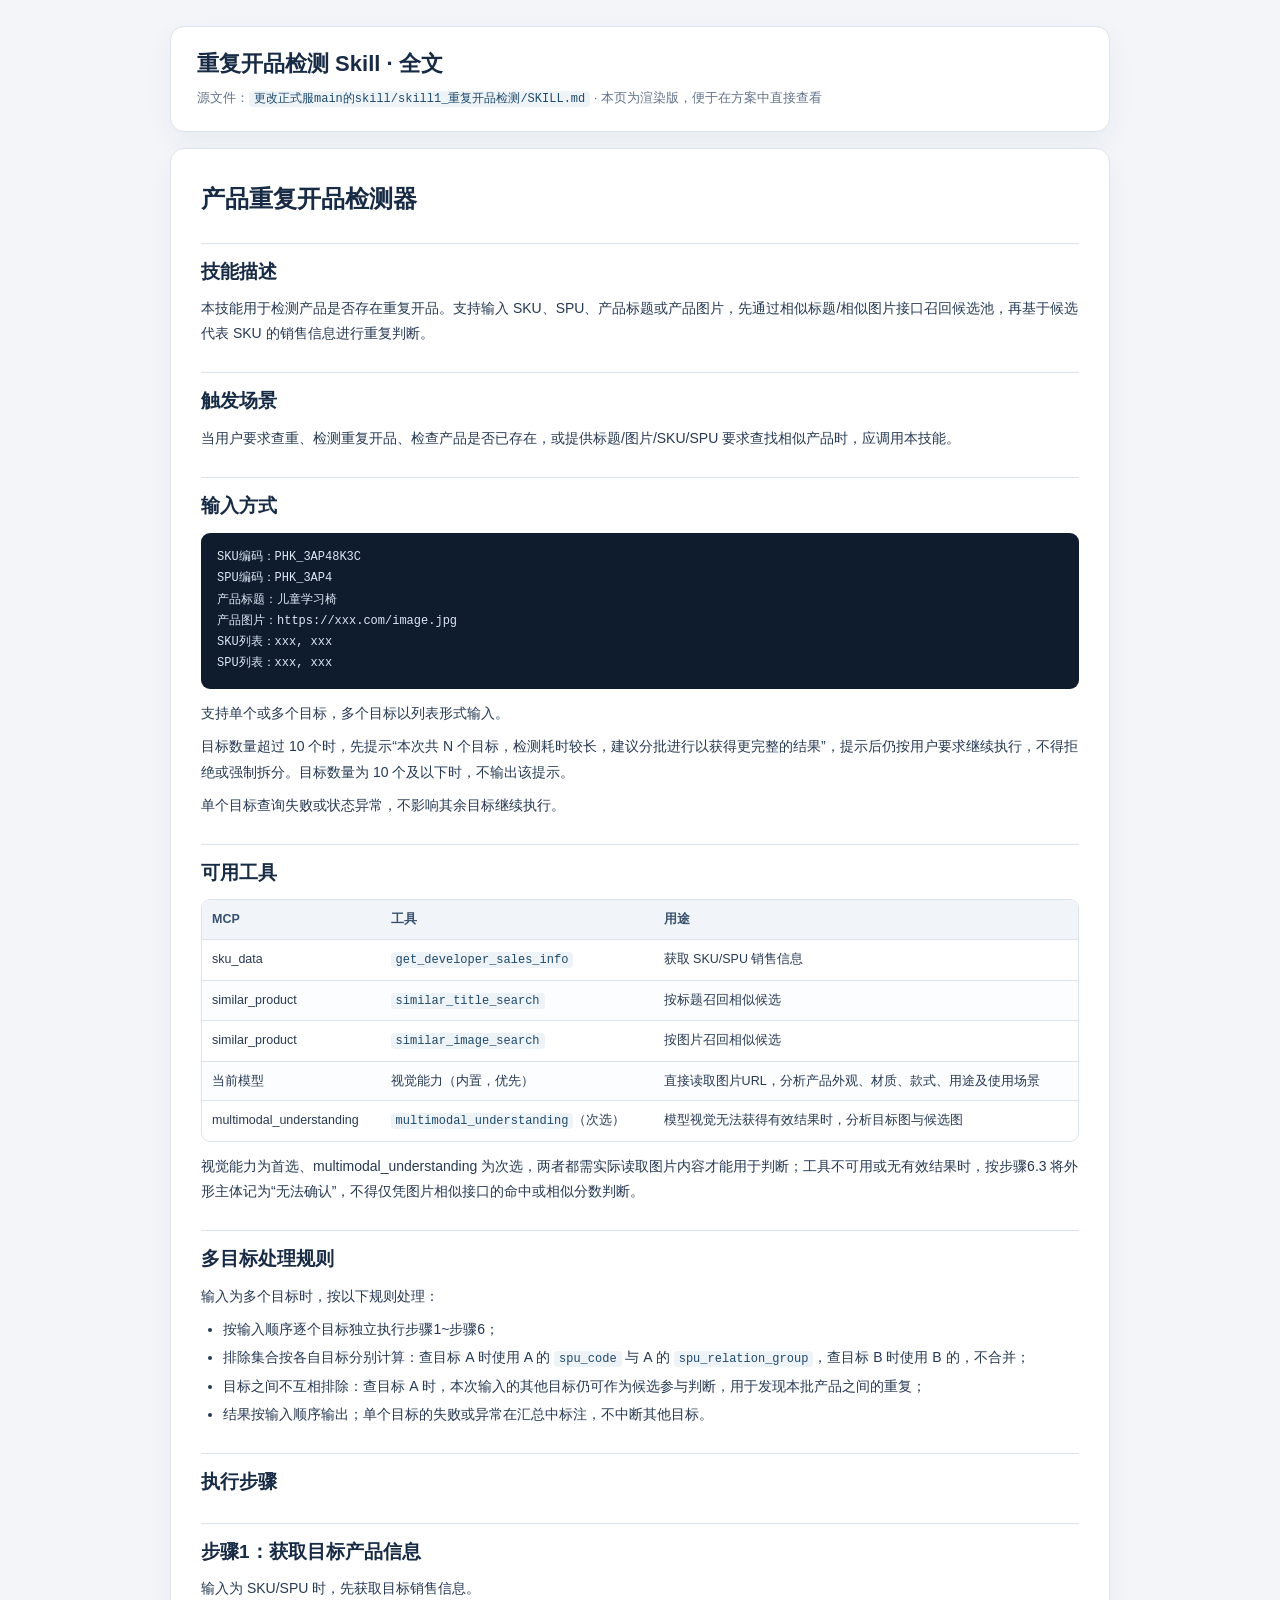
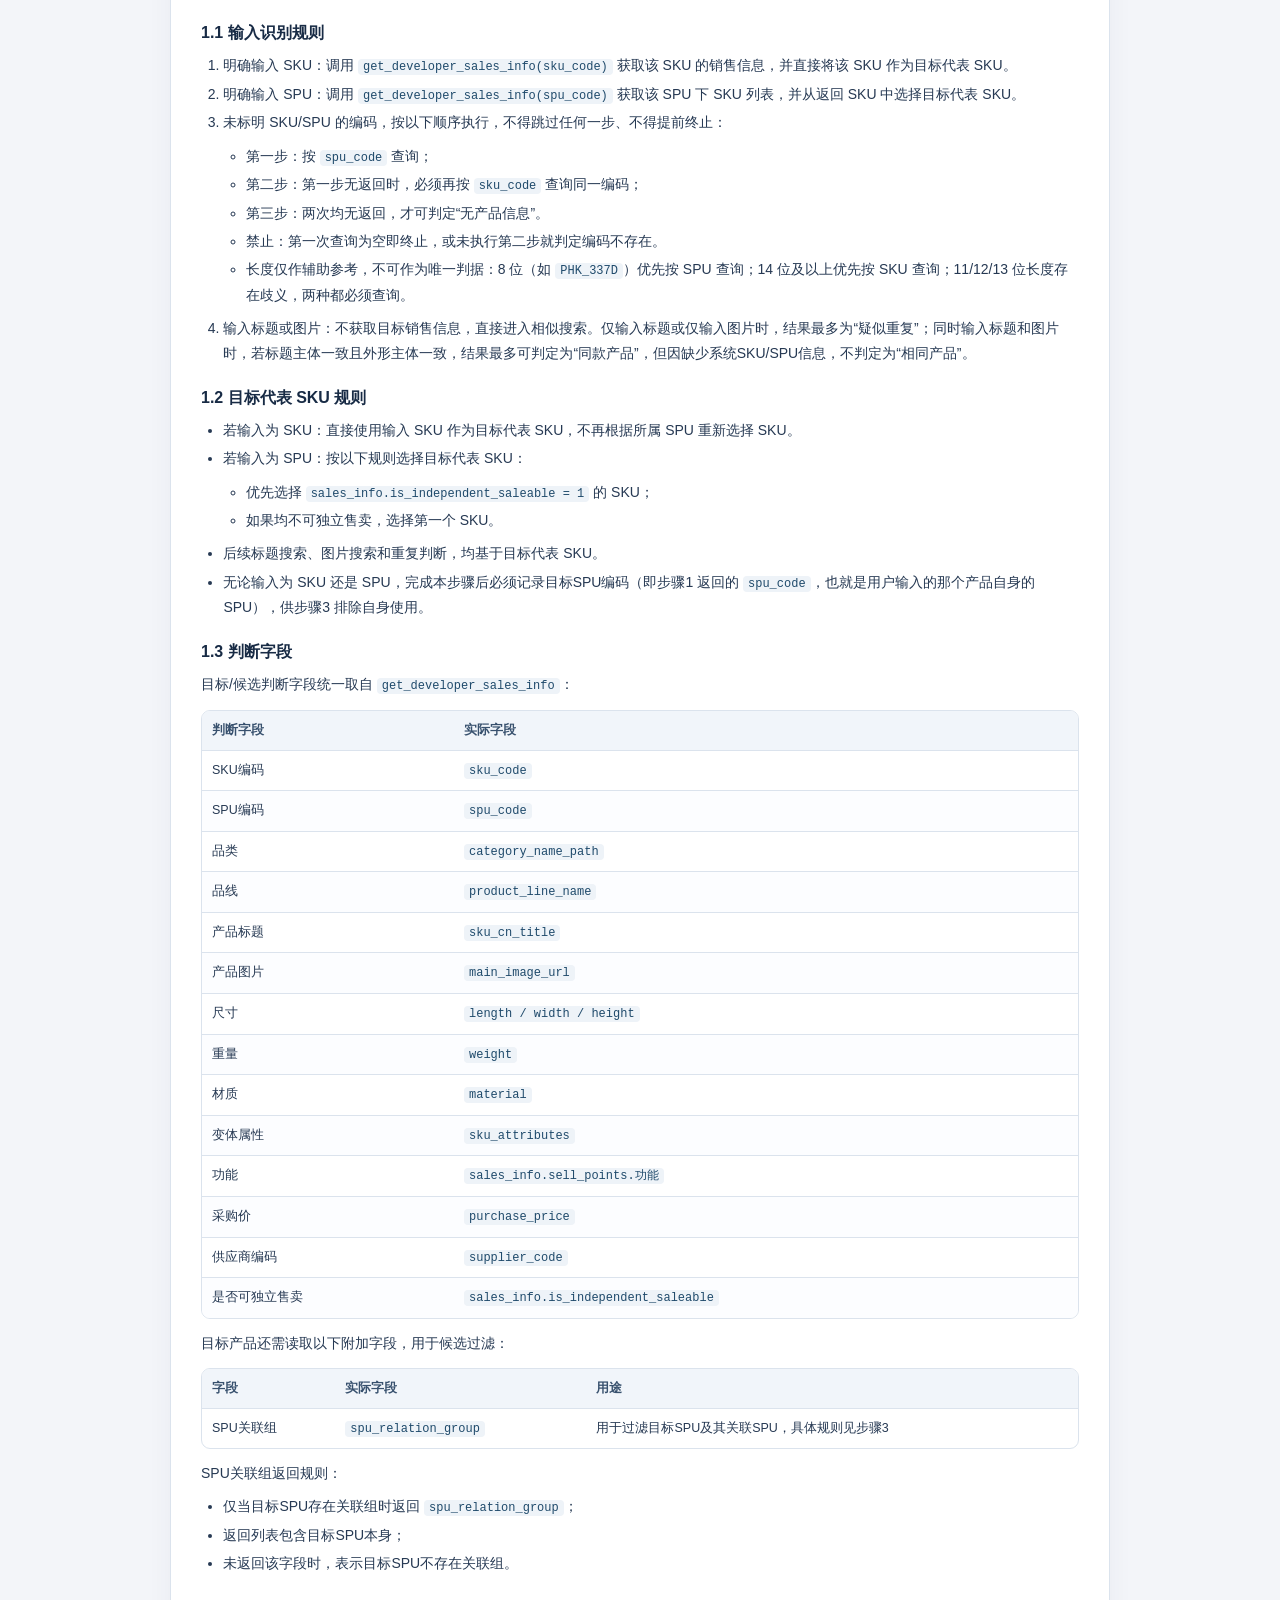
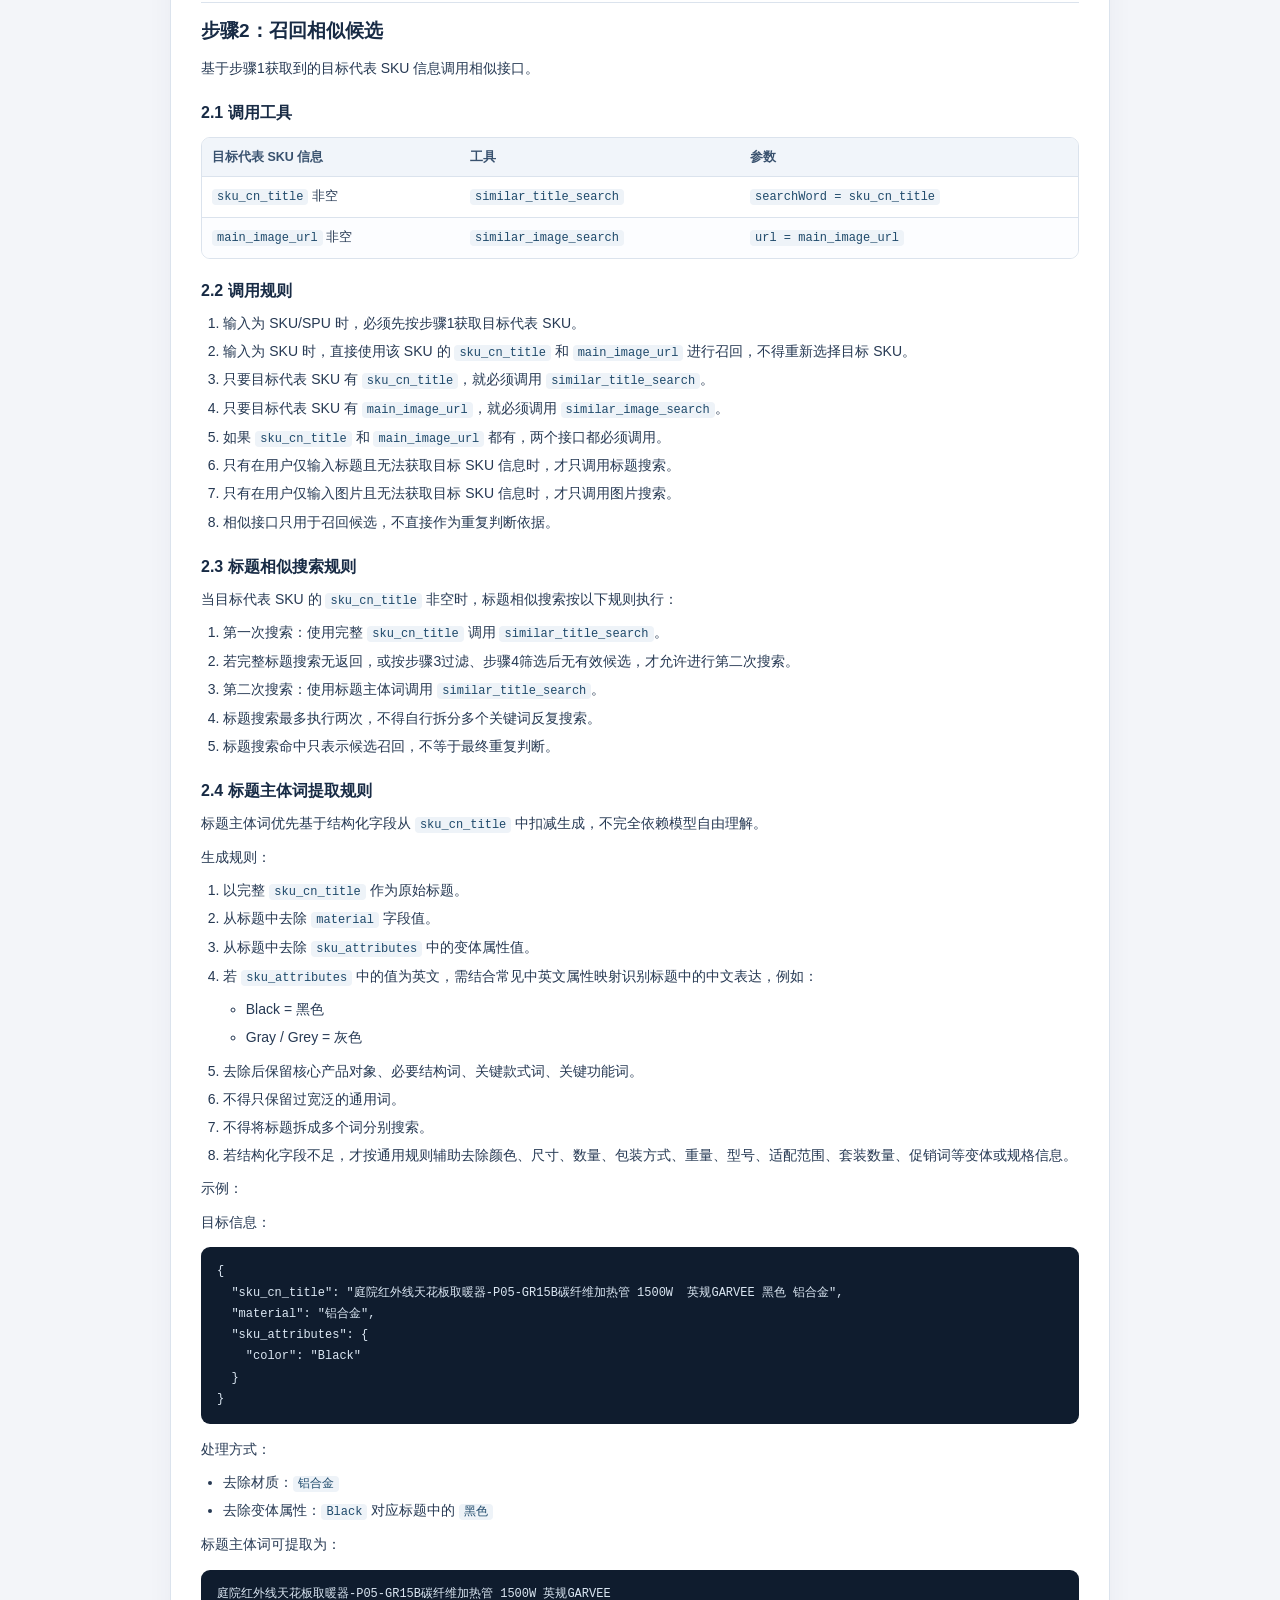
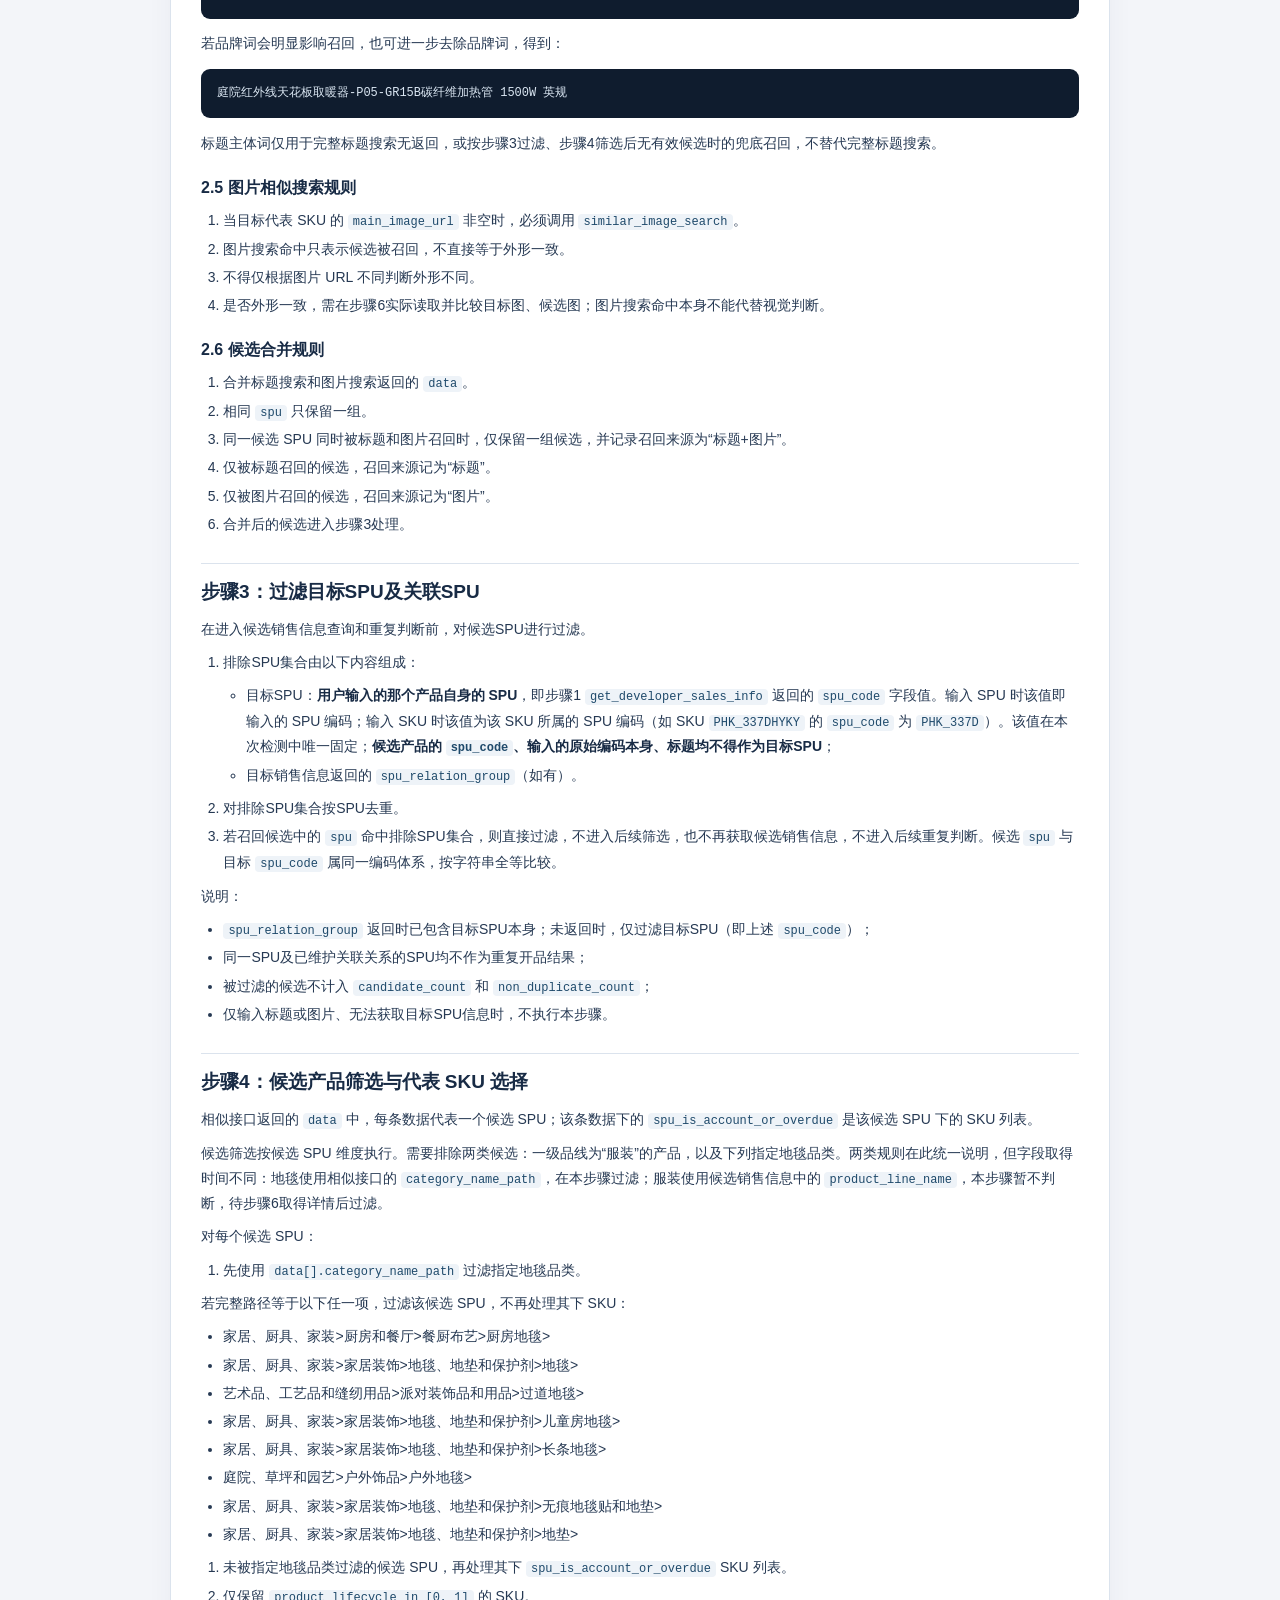
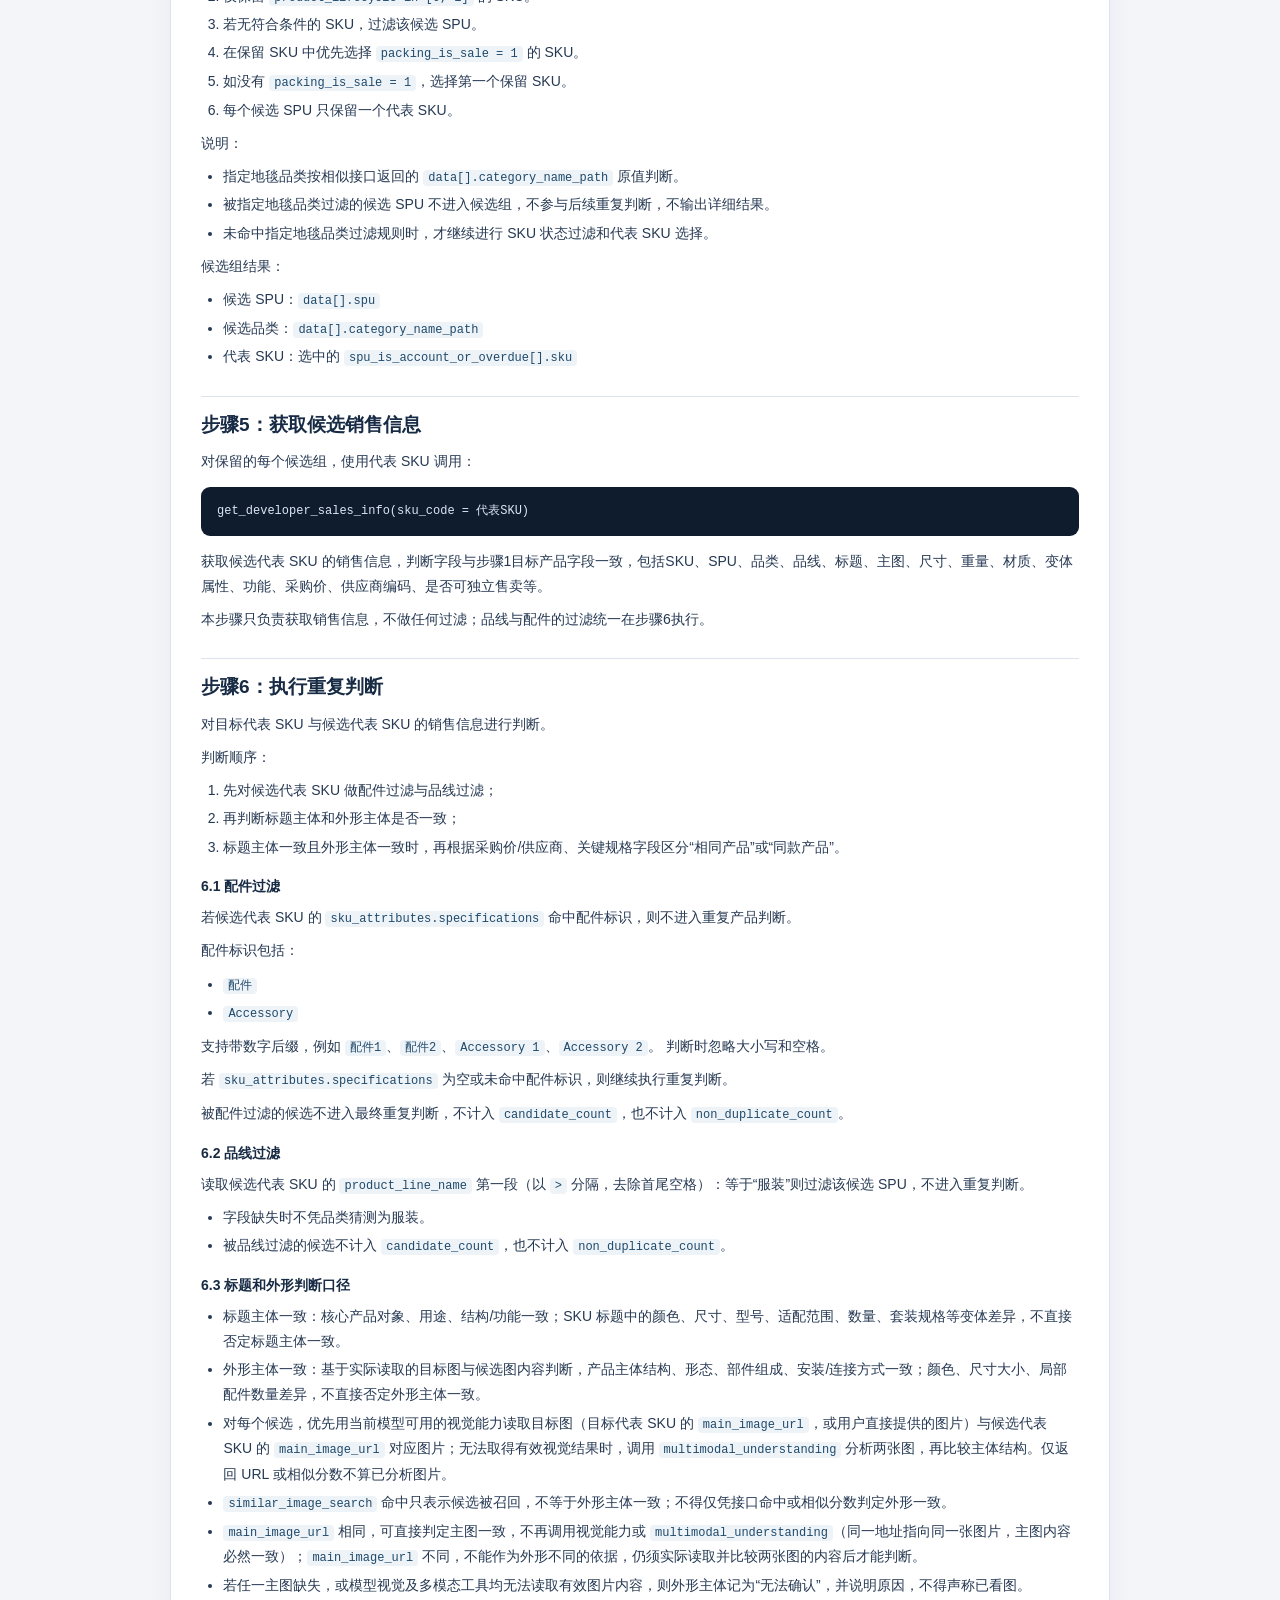
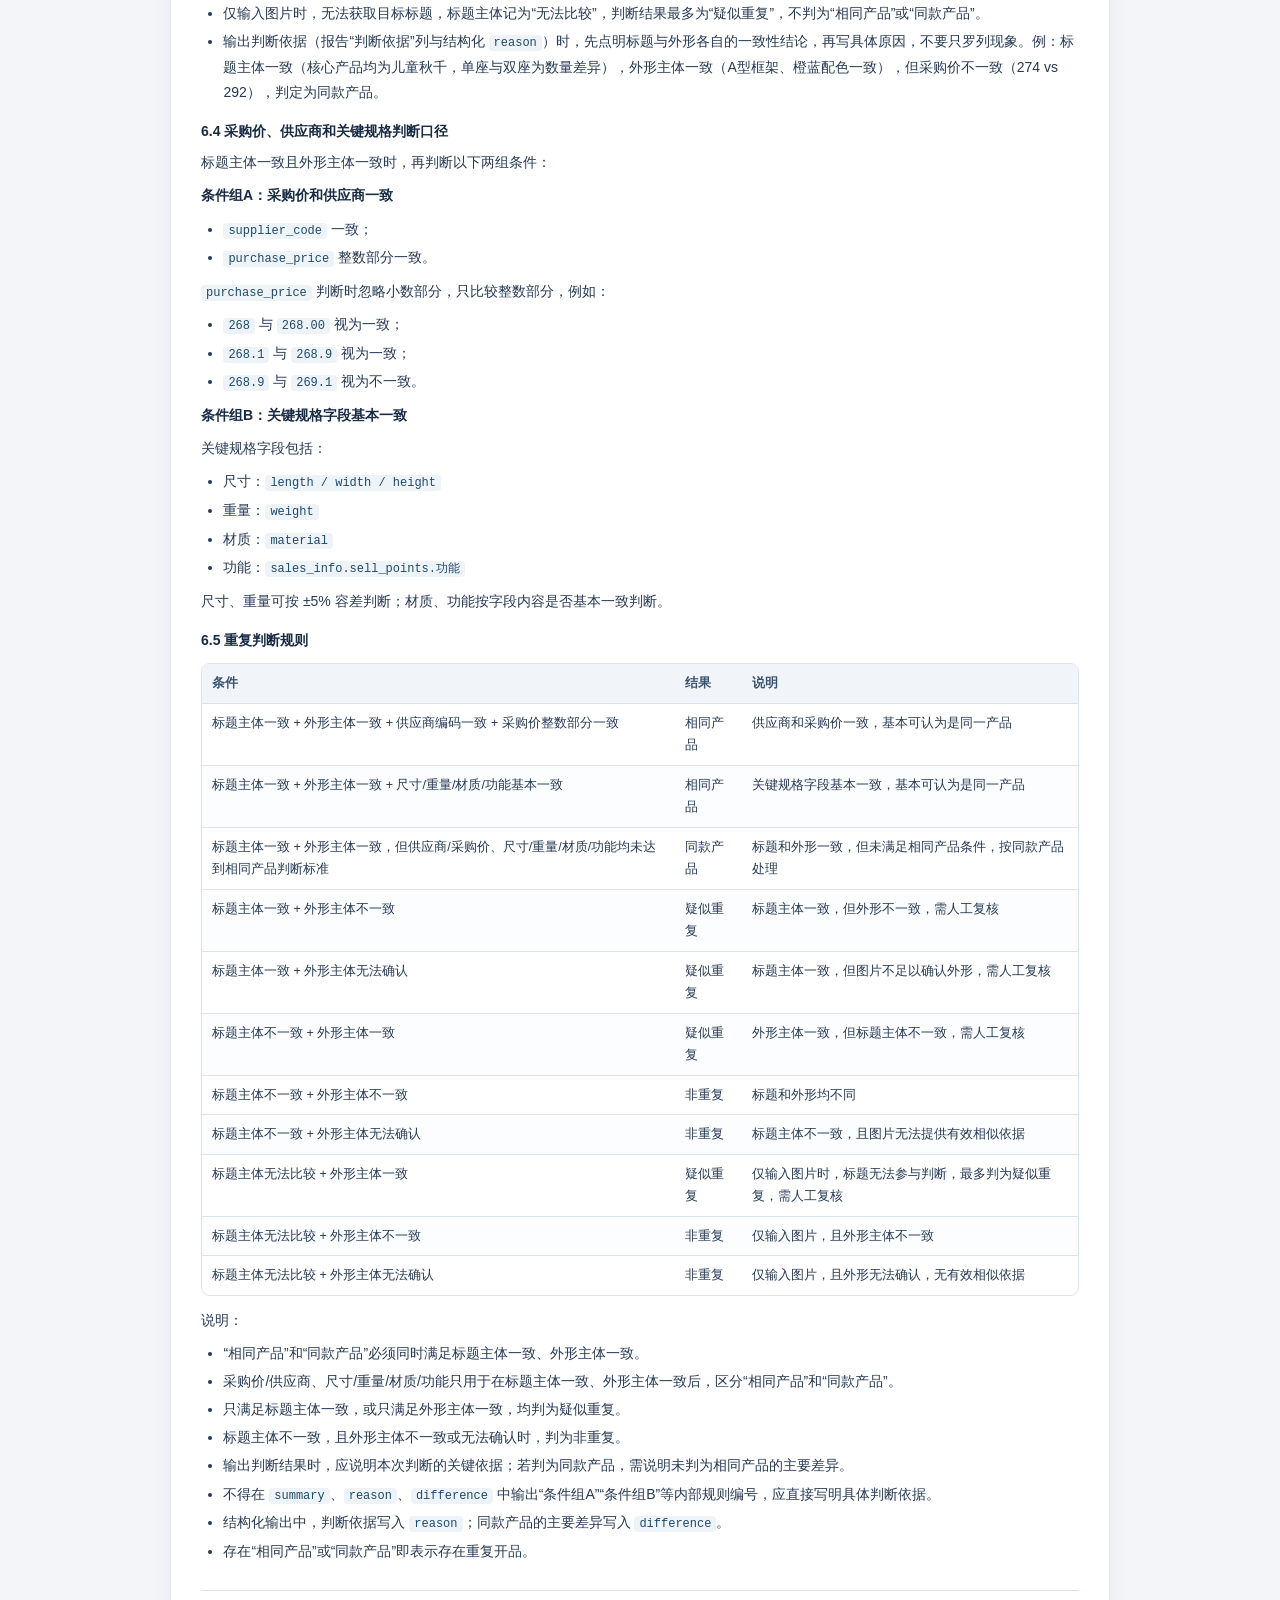
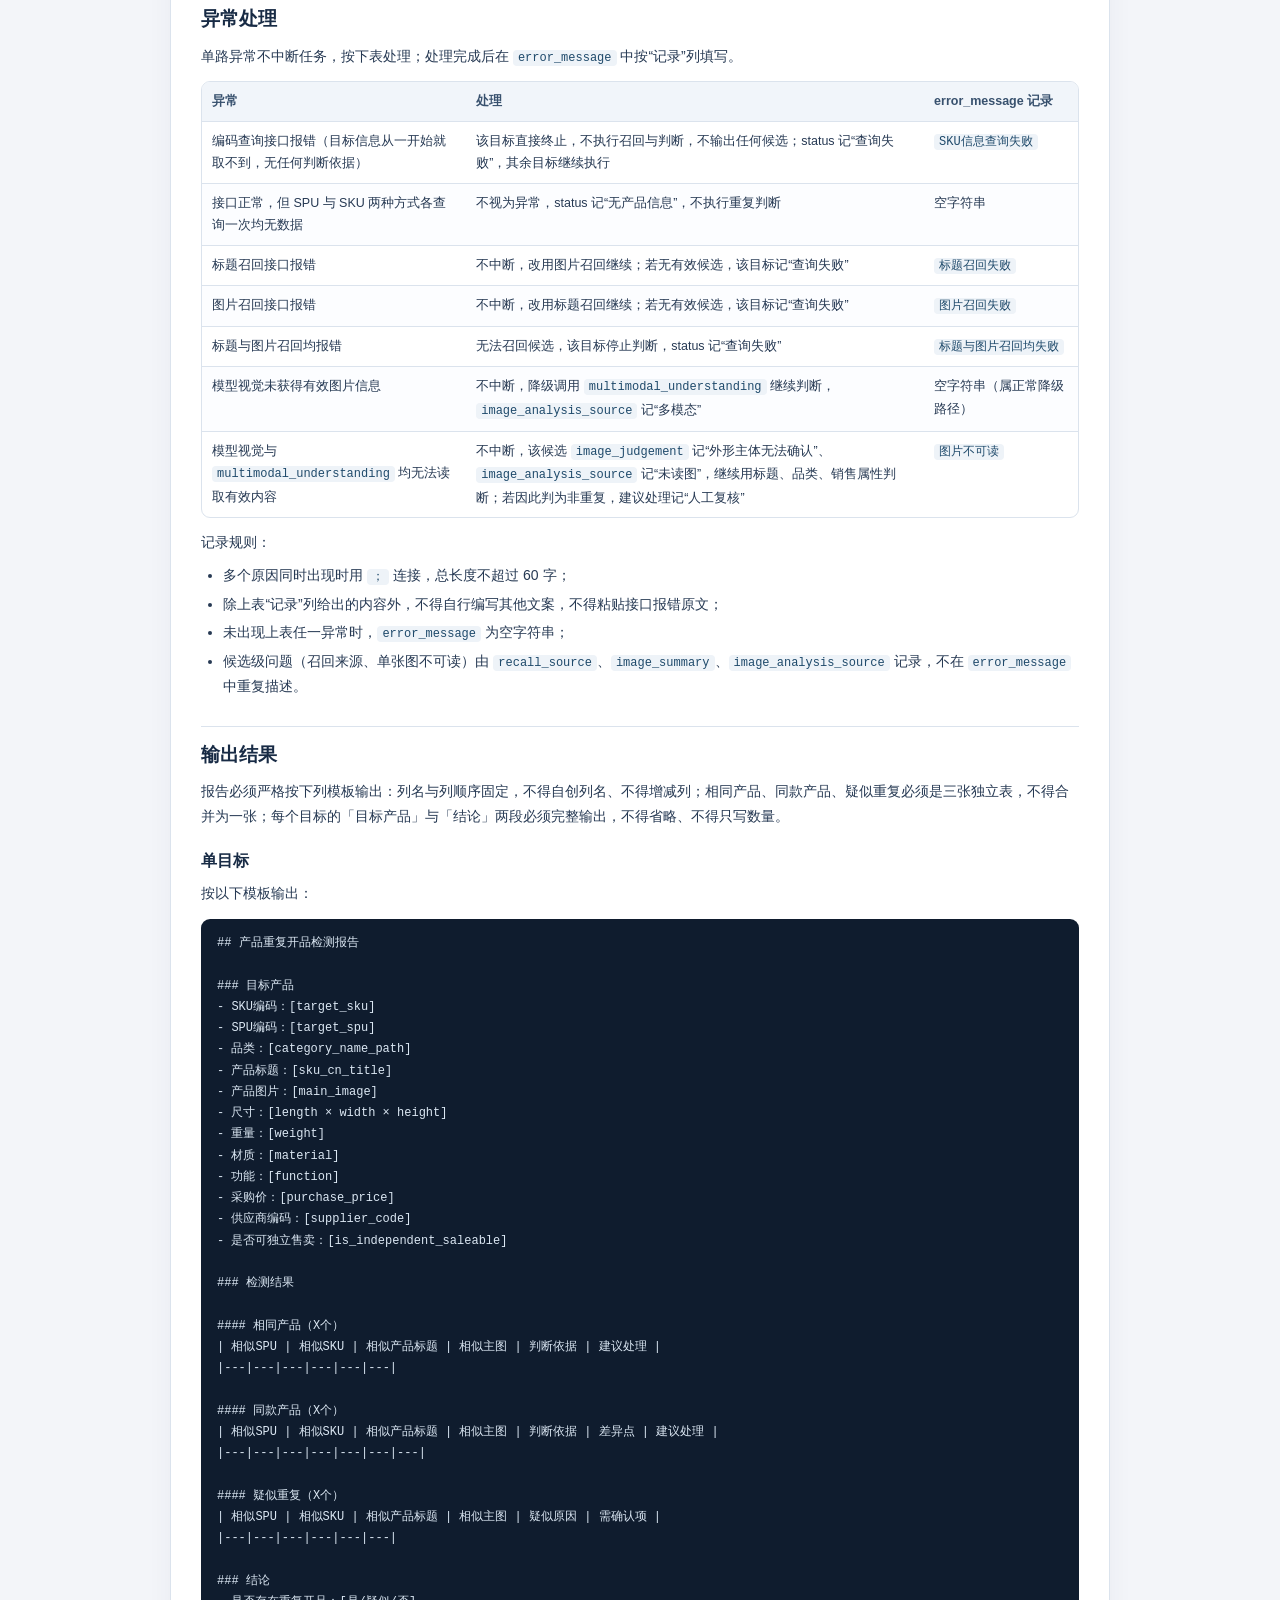
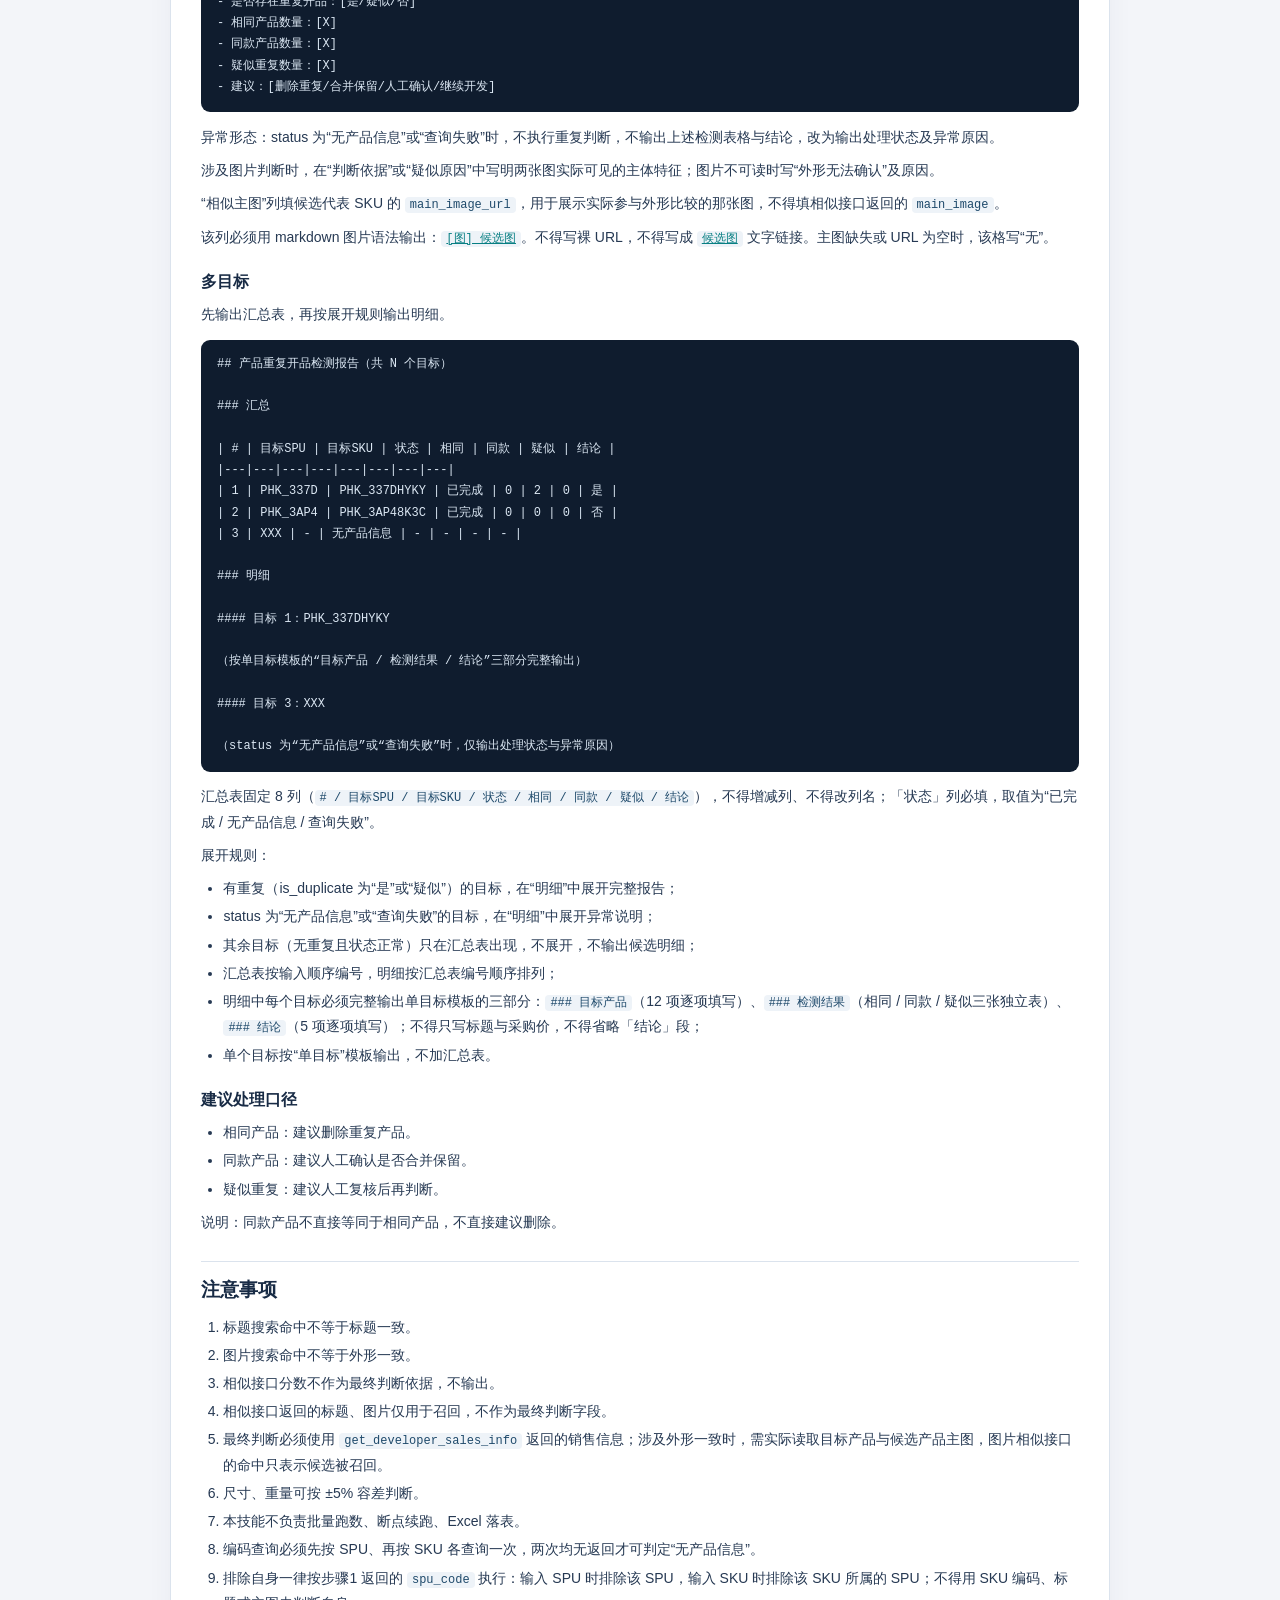
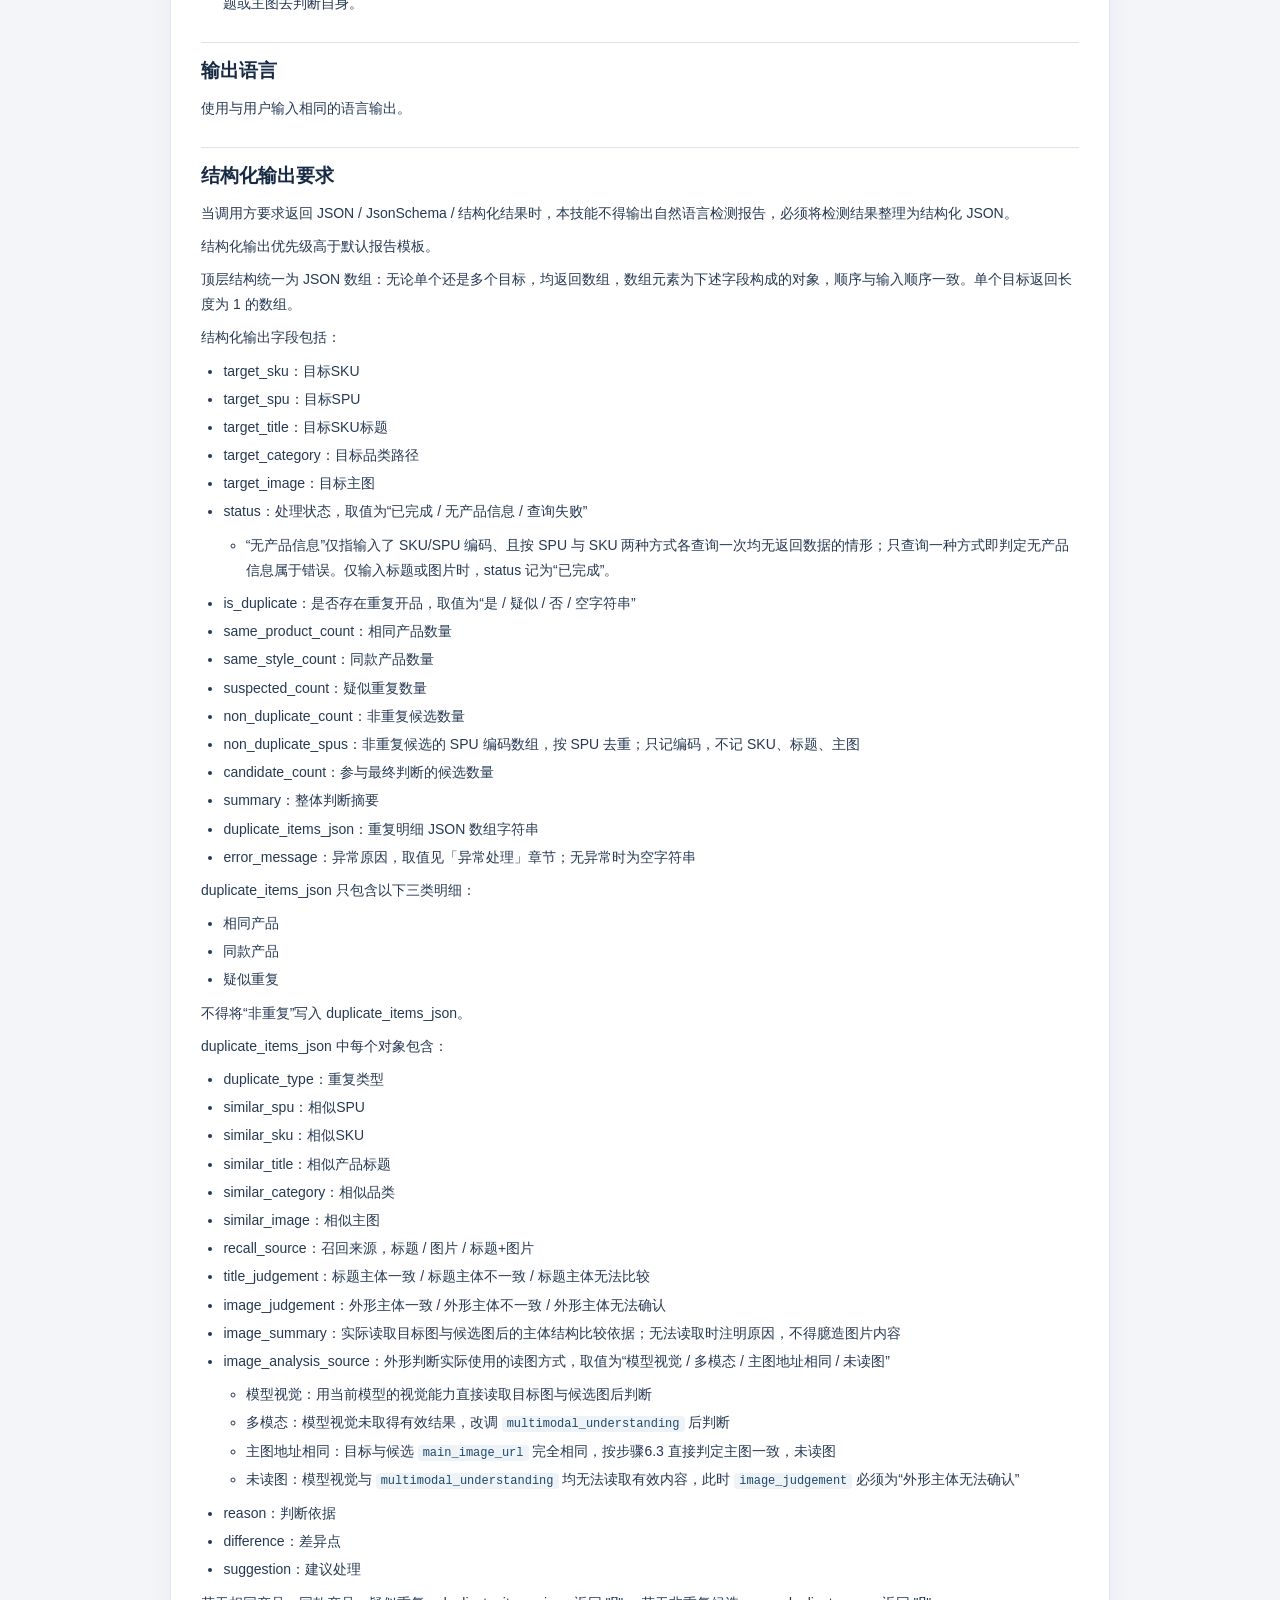
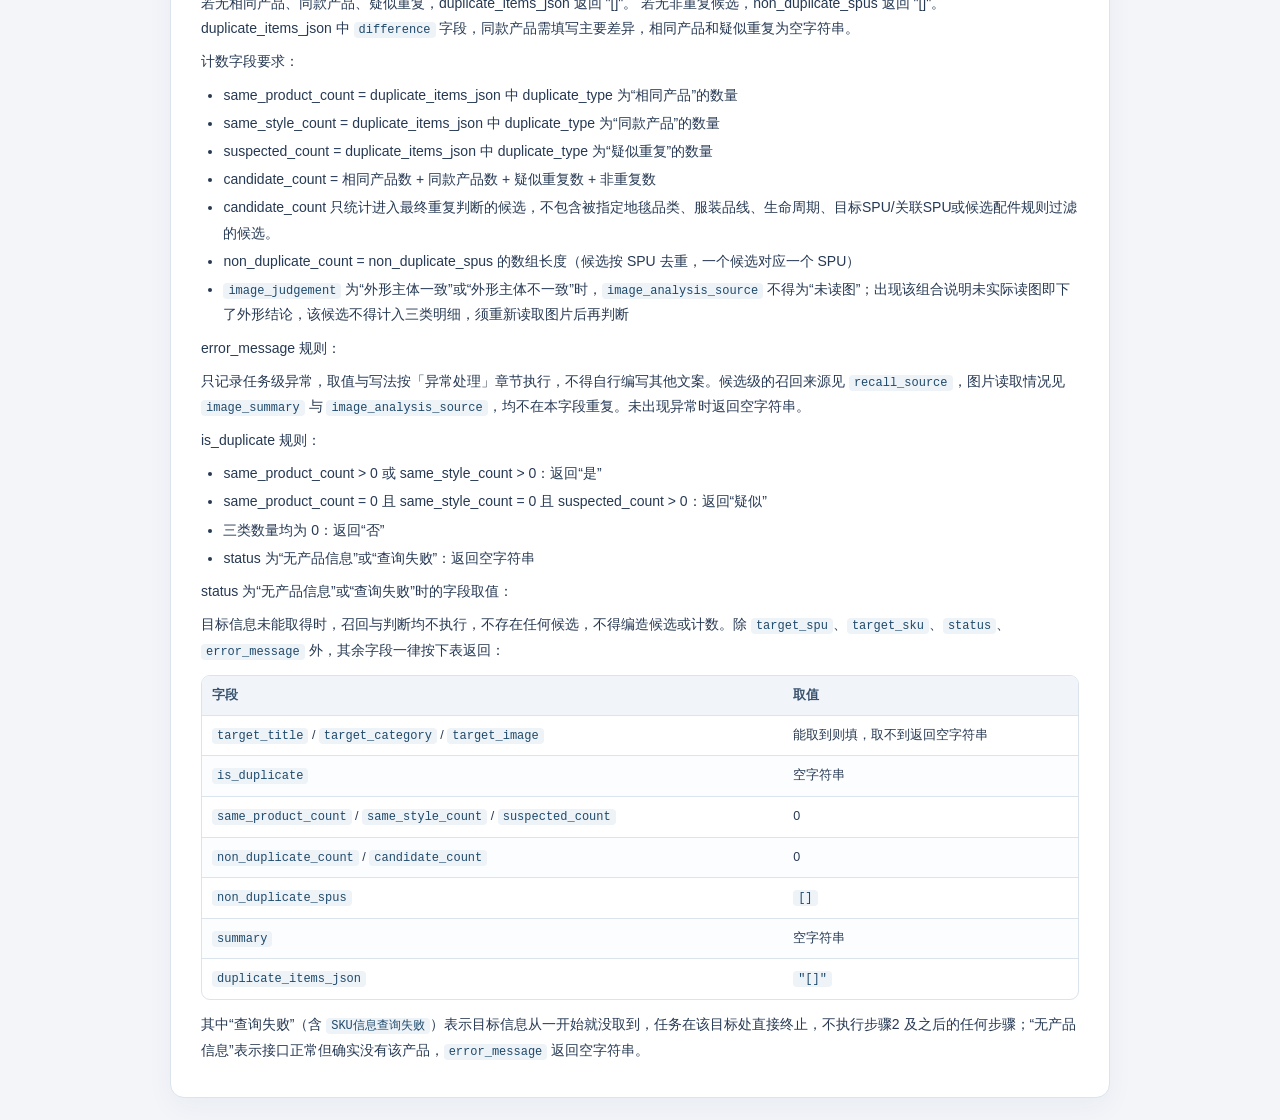
<file: docs/duplicate-detection-v1.0/SKILL-重复开品检测.html>
<!doctype html>
<html lang="zh-CN"><head><meta charset="utf-8"><meta name="viewport" content="width=device-width, initial-scale=1">
<title>重复开品检测 Skill 全文</title>
<style>
:root{--bg:#f3f5f9;--paper:#fff;--ink:#182b45;--body:#263953;--muted:#62738b;--line:#dbe3ed;--head:#f1f5fa;--teal:#087f83;--teal-soft:#e8f6f5;}
*{box-sizing:border-box}
body{margin:0;background:var(--bg);color:var(--body);font:14px/1.8 "Microsoft YaHei","PingFang SC",sans-serif}
.wrap{max-width:980px;margin:26px auto;padding:0 20px 60px}
.top{margin-bottom:16px;padding:20px 26px;background:var(--paper);border:1px solid var(--line);border-radius:14px;box-shadow:0 10px 28px rgba(27,53,86,.05)}
.top h1{margin:0 0 6px;font-size:22px;color:var(--ink)}
.top p{margin:0;color:var(--muted);font-size:13px}
.top a{color:var(--teal)}
.paper{background:var(--paper);border:1px solid var(--line);border-radius:14px;padding:26px 30px;box-shadow:0 10px 28px rgba(27,53,86,.045)}
h1,h2,h3,h4{color:var(--ink);line-height:1.5}
h1{font-size:24px;margin:6px 0 14px}
h2{font-size:19px;margin:26px 0 10px;padding-top:14px;border-top:1px solid var(--line)}
h3{font-size:16px;margin:20px 0 8px}
h4{font-size:14px;margin:16px 0 6px}
p{margin:8px 0}
ul,ol{margin:8px 0;padding-left:1.6em}
li{margin:3px 0}
strong{color:var(--ink)}
code{background:#eef3f8;color:#1f4a6b;padding:1px 5px;border-radius:4px;font-family:Consolas,Monaco,monospace;font-size:12px}
pre{background:#0f1c2e;color:#dbe7f3;padding:14px 16px;border-radius:9px;overflow-x:auto;font-size:12.5px;line-height:1.7}
pre code{background:none;color:inherit;padding:0}
.tw{overflow-x:auto;border:1px solid var(--line);border-radius:9px;margin:12px 0}
table{width:100%;border-collapse:collapse;font-size:12.5px}
th{background:var(--head);color:#38516e;padding:8px 10px;text-align:left;white-space:nowrap}
td{padding:8px 10px;border-top:1px solid var(--line);vertical-align:top}
tr:nth-child(even) td{background:#fcfdff}
hr{border:0;border-top:1px dashed var(--line);margin:22px 0}
a{color:var(--teal)}
</style></head><body><div class="wrap">
<div class="top"><h1>重复开品检测 Skill · 全文</h1>
<p>源文件：<code>更改正式服main的skill/skill1_重复开品检测/SKILL.md</code> · 本页为渲染版，便于在方案中直接查看</p></div>
<div class="paper">
<h1>产品重复开品检测器</h1>
<h2>技能描述</h2>
<p>本技能用于检测产品是否存在重复开品。支持输入 SKU、SPU、产品标题或产品图片，先通过相似标题/相似图片接口召回候选池，再基于候选代表 SKU 的销售信息进行重复判断。</p>
<h2>触发场景</h2>
<p>当用户要求查重、检测重复开品、检查产品是否已存在，或提供标题/图片/SKU/SPU 要求查找相似产品时，应调用本技能。</p>
<h2>输入方式</h2>
<pre><code>SKU编码：PHK_3AP48K3C
SPU编码：PHK_3AP4
产品标题：儿童学习椅
产品图片：https://xxx.com/image.jpg
SKU列表：xxx, xxx
SPU列表：xxx, xxx</code></pre>
<p>支持单个或多个目标，多个目标以列表形式输入。</p>
<p>目标数量超过 10 个时，先提示“本次共 N 个目标，检测耗时较长，建议分批进行以获得更完整的结果”，提示后仍按用户要求继续执行，不得拒绝或强制拆分。目标数量为 10 个及以下时，不输出该提示。</p>
<p>单个目标查询失败或状态异常，不影响其余目标继续执行。</p>
<h2>可用工具</h2>
<div class="tw"><table><thead><tr><th>MCP</th><th>工具</th><th>用途</th></tr></thead><tbody><tr><td>sku_data</td><td><code>get_developer_sales_info</code></td><td>获取 SKU/SPU 销售信息</td></tr><tr><td>similar_product</td><td><code>similar_title_search</code></td><td>按标题召回相似候选</td></tr><tr><td>similar_product</td><td><code>similar_image_search</code></td><td>按图片召回相似候选</td></tr><tr><td>当前模型</td><td>视觉能力（内置，优先）</td><td>直接读取图片URL，分析产品外观、材质、款式、用途及使用场景</td></tr><tr><td>multimodal_understanding</td><td><code>multimodal_understanding</code>（次选）</td><td>模型视觉无法获得有效结果时，分析目标图与候选图</td></tr></tbody></table></div>
<p>视觉能力为首选、multimodal_understanding 为次选，两者都需实际读取图片内容才能用于判断；工具不可用或无有效结果时，按步骤6.3 将外形主体记为“无法确认”，不得仅凭图片相似接口的命中或相似分数判断。</p>
<h2>多目标处理规则</h2>
<p>输入为多个目标时，按以下规则处理：</p>
<ul>
<li>按输入顺序逐个目标独立执行步骤1~步骤6；</li>
<li>排除集合按各自目标分别计算：查目标 A 时使用 A 的 <code>spu_code</code> 与 A 的 <code>spu_relation_group</code>，查目标 B 时使用 B 的，不合并；</li>
<li>目标之间不互相排除：查目标 A 时，本次输入的其他目标仍可作为候选参与判断，用于发现本批产品之间的重复；</li>
<li>结果按输入顺序输出；单个目标的失败或异常在汇总中标注，不中断其他目标。</li>
</ul>
<h2>执行步骤</h2>
<h2>步骤1：获取目标产品信息</h2>
<p>输入为 SKU/SPU 时，先获取目标销售信息。</p>
<h3>1.1 输入识别规则</h3>
<ol>
<li>明确输入 SKU：调用 <code>get_developer_sales_info(sku_code)</code> 获取该 SKU 的销售信息，并直接将该 SKU 作为目标代表 SKU。</li>
<li>明确输入 SPU：调用 <code>get_developer_sales_info(spu_code)</code> 获取该 SPU 下 SKU 列表，并从返回 SKU 中选择目标代表 SKU。</li>
<li>未标明 SKU/SPU 的编码，按以下顺序执行，不得跳过任何一步、不得提前终止：</li>
<ul>
<li>第一步：按 <code>spu_code</code> 查询；</li>
<li>第二步：第一步无返回时，必须再按 <code>sku_code</code> 查询同一编码；</li>
<li>第三步：两次均无返回，才可判定“无产品信息”。</li>
<li>禁止：第一次查询为空即终止，或未执行第二步就判定编码不存在。</li>
<li>长度仅作辅助参考，不可作为唯一判据：8 位（如 <code>PHK_337D</code>）优先按 SPU 查询；14 位及以上优先按 SKU 查询；11/12/13 位长度存在歧义，两种都必须查询。</li>
</ul>
<li>输入标题或图片：不获取目标销售信息，直接进入相似搜索。仅输入标题或仅输入图片时，结果最多为“疑似重复”；同时输入标题和图片时，若标题主体一致且外形主体一致，结果最多可判定为“同款产品”，但因缺少系统SKU/SPU信息，不判定为“相同产品”。</li>
</ol>
<h3>1.2 目标代表 SKU 规则</h3>
<ul>
<li>若输入为 SKU：直接使用输入 SKU 作为目标代表 SKU，不再根据所属 SPU 重新选择 SKU。</li>
<li>若输入为 SPU：按以下规则选择目标代表 SKU：</li>
<ul>
<li>优先选择 <code>sales_info.is_independent_saleable = 1</code> 的 SKU；</li>
<li>如果均不可独立售卖，选择第一个 SKU。</li>
</ul>
<li>后续标题搜索、图片搜索和重复判断，均基于目标代表 SKU。</li>
<li>无论输入为 SKU 还是 SPU，完成本步骤后必须记录目标SPU编码（即步骤1 返回的 <code>spu_code</code>，也就是用户输入的那个产品自身的 SPU），供步骤3 排除自身使用。</li>
</ul>
<h3>1.3 判断字段</h3>
<p>目标/候选判断字段统一取自 <code>get_developer_sales_info</code>：</p>
<div class="tw"><table><thead><tr><th>判断字段</th><th>实际字段</th></tr></thead><tbody><tr><td>SKU编码</td><td><code>sku_code</code></td></tr><tr><td>SPU编码</td><td><code>spu_code</code></td></tr><tr><td>品类</td><td><code>category_name_path</code></td></tr><tr><td>品线</td><td><code>product_line_name</code></td></tr><tr><td>产品标题</td><td><code>sku_cn_title</code></td></tr><tr><td>产品图片</td><td><code>main_image_url</code></td></tr><tr><td>尺寸</td><td><code>length / width / height</code></td></tr><tr><td>重量</td><td><code>weight</code></td></tr><tr><td>材质</td><td><code>material</code></td></tr><tr><td>变体属性</td><td><code>sku_attributes</code></td></tr><tr><td>功能</td><td><code>sales_info.sell_points.功能</code></td></tr><tr><td>采购价</td><td><code>purchase_price</code></td></tr><tr><td>供应商编码</td><td><code>supplier_code</code></td></tr><tr><td>是否可独立售卖</td><td><code>sales_info.is_independent_saleable</code></td></tr></tbody></table></div>
<p>目标产品还需读取以下附加字段，用于候选过滤：</p>
<div class="tw"><table><thead><tr><th>字段</th><th>实际字段</th><th>用途</th></tr></thead><tbody><tr><td>SPU关联组</td><td><code>spu_relation_group</code></td><td>用于过滤目标SPU及其关联SPU，具体规则见步骤3</td></tr></tbody></table></div>
<p>SPU关联组返回规则：</p>
<ul>
<li>仅当目标SPU存在关联组时返回 <code>spu_relation_group</code>；</li>
<li>返回列表包含目标SPU本身；</li>
<li>未返回该字段时，表示目标SPU不存在关联组。</li>
</ul>
<h2>步骤2：召回相似候选</h2>
<p>基于步骤1获取到的目标代表 SKU 信息调用相似接口。</p>
<h3>2.1 调用工具</h3>
<div class="tw"><table><thead><tr><th>目标代表 SKU 信息</th><th>工具</th><th>参数</th></tr></thead><tbody><tr><td><code>sku_cn_title</code> 非空</td><td><code>similar_title_search</code></td><td><code>searchWord = sku_cn_title</code></td></tr><tr><td><code>main_image_url</code> 非空</td><td><code>similar_image_search</code></td><td><code>url = main_image_url</code></td></tr></tbody></table></div>
<h3>2.2 调用规则</h3>
<ol>
<li>输入为 SKU/SPU 时，必须先按步骤1获取目标代表 SKU。</li>
<li>输入为 SKU 时，直接使用该 SKU 的 <code>sku_cn_title</code> 和 <code>main_image_url</code> 进行召回，不得重新选择目标 SKU。</li>
<li>只要目标代表 SKU 有 <code>sku_cn_title</code>，就必须调用 <code>similar_title_search</code>。</li>
<li>只要目标代表 SKU 有 <code>main_image_url</code>，就必须调用 <code>similar_image_search</code>。</li>
<li>如果 <code>sku_cn_title</code> 和 <code>main_image_url</code> 都有，两个接口都必须调用。</li>
<li>只有在用户仅输入标题且无法获取目标 SKU 信息时，才只调用标题搜索。</li>
<li>只有在用户仅输入图片且无法获取目标 SKU 信息时，才只调用图片搜索。</li>
<li>相似接口只用于召回候选，不直接作为重复判断依据。</li>
</ol>
<h3>2.3 标题相似搜索规则</h3>
<p>当目标代表 SKU 的 <code>sku_cn_title</code> 非空时，标题相似搜索按以下规则执行：</p>
<ol>
<li>第一次搜索：使用完整 <code>sku_cn_title</code> 调用 <code>similar_title_search</code>。</li>
<li>若完整标题搜索无返回，或按步骤3过滤、步骤4筛选后无有效候选，才允许进行第二次搜索。</li>
<li>第二次搜索：使用标题主体词调用 <code>similar_title_search</code>。</li>
<li>标题搜索最多执行两次，不得自行拆分多个关键词反复搜索。</li>
<li>标题搜索命中只表示候选召回，不等于最终重复判断。</li>
</ol>
<h3>2.4 标题主体词提取规则</h3>
<p>标题主体词优先基于结构化字段从 <code>sku_cn_title</code> 中扣减生成，不完全依赖模型自由理解。</p>
<p>生成规则：</p>
<ol>
<li>以完整 <code>sku_cn_title</code> 作为原始标题。</li>
<li>从标题中去除 <code>material</code> 字段值。</li>
<li>从标题中去除 <code>sku_attributes</code> 中的变体属性值。</li>
<li>若 <code>sku_attributes</code> 中的值为英文，需结合常见中英文属性映射识别标题中的中文表达，例如：</li>
<ul>
<li>Black = 黑色</li>
<li>Gray / Grey = 灰色</li>
</ul>
<li>去除后保留核心产品对象、必要结构词、关键款式词、关键功能词。</li>
<li>不得只保留过宽泛的通用词。</li>
<li>不得将标题拆成多个词分别搜索。</li>
<li>若结构化字段不足，才按通用规则辅助去除颜色、尺寸、数量、包装方式、重量、型号、适配范围、套装数量、促销词等变体或规格信息。</li>
</ol>
<p>示例：</p>
<p>目标信息：</p>
<pre><code>{
  &quot;sku_cn_title&quot;: &quot;庭院红外线天花板取暖器-P05-GR15B碳纤维加热管 1500W  英规GARVEE 黑色 铝合金&quot;,
  &quot;material&quot;: &quot;铝合金&quot;,
  &quot;sku_attributes&quot;: {
    &quot;color&quot;: &quot;Black&quot;
  }
}</code></pre>
<p>处理方式：</p>
<ul>
<li>去除材质：<code>铝合金</code></li>
<li>去除变体属性：<code>Black</code> 对应标题中的 <code>黑色</code></li>
</ul>
<p>标题主体词可提取为：</p>
<pre><code>庭院红外线天花板取暖器-P05-GR15B碳纤维加热管 1500W 英规GARVEE</code></pre>
<p>若品牌词会明显影响召回，也可进一步去除品牌词，得到：</p>
<pre><code>庭院红外线天花板取暖器-P05-GR15B碳纤维加热管 1500W 英规</code></pre>
<p>标题主体词仅用于完整标题搜索无返回，或按步骤3过滤、步骤4筛选后无有效候选时的兜底召回，不替代完整标题搜索。</p>
<h3>2.5 图片相似搜索规则</h3>
<ol>
<li>当目标代表 SKU 的 <code>main_image_url</code> 非空时，必须调用 <code>similar_image_search</code>。</li>
<li>图片搜索命中只表示候选被召回，不直接等于外形一致。</li>
<li>不得仅根据图片 URL 不同判断外形不同。</li>
<li>是否外形一致，需在步骤6实际读取并比较目标图、候选图；图片搜索命中本身不能代替视觉判断。</li>
</ol>
<h3>2.6 候选合并规则</h3>
<ol>
<li>合并标题搜索和图片搜索返回的 <code>data</code>。</li>
<li>相同 <code>spu</code> 只保留一组。</li>
<li>同一候选 SPU 同时被标题和图片召回时，仅保留一组候选，并记录召回来源为“标题+图片”。</li>
<li>仅被标题召回的候选，召回来源记为“标题”。</li>
<li>仅被图片召回的候选，召回来源记为“图片”。</li>
<li>合并后的候选进入步骤3处理。</li>
</ol>
<h2>步骤3：过滤目标SPU及关联SPU</h2>
<p>在进入候选销售信息查询和重复判断前，对候选SPU进行过滤。</p>
<ol>
<li>排除SPU集合由以下内容组成：</li>
<ul>
<li>目标SPU：<strong>用户输入的那个产品自身的 SPU</strong>，即步骤1 <code>get_developer_sales_info</code> 返回的 <code>spu_code</code> 字段值。输入 SPU 时该值即输入的 SPU 编码；输入 SKU 时该值为该 SKU 所属的 SPU 编码（如 SKU <code>PHK_337DHYKY</code> 的 <code>spu_code</code> 为 <code>PHK_337D</code>）。该值在本次检测中唯一固定；<strong>候选产品的 <code>spu_code</code>、输入的原始编码本身、标题均不得作为目标SPU</strong>；</li>
<li>目标销售信息返回的 <code>spu_relation_group</code>（如有）。</li>
</ul>
<li>对排除SPU集合按SPU去重。</li>
<li>若召回候选中的 <code>spu</code> 命中排除SPU集合，则直接过滤，不进入后续筛选，也不再获取候选销售信息，不进入后续重复判断。候选 <code>spu</code> 与目标 <code>spu_code</code> 属同一编码体系，按字符串全等比较。</li>
</ol>
<p>说明：</p>
<ul>
<li><code>spu_relation_group</code> 返回时已包含目标SPU本身；未返回时，仅过滤目标SPU（即上述 <code>spu_code</code>）；</li>
<li>同一SPU及已维护关联关系的SPU均不作为重复开品结果；</li>
<li>被过滤的候选不计入 <code>candidate_count</code> 和 <code>non_duplicate_count</code>；</li>
<li>仅输入标题或图片、无法获取目标SPU信息时，不执行本步骤。</li>
</ul>
<h2>步骤4：候选产品筛选与代表 SKU 选择</h2>
<p>相似接口返回的 <code>data</code> 中，每条数据代表一个候选 SPU；该条数据下的 <code>spu_is_account_or_overdue</code> 是该候选 SPU 下的 SKU 列表。</p>
<p>候选筛选按候选 SPU 维度执行。需要排除两类候选：一级品线为“服装”的产品，以及下列指定地毯品类。两类规则在此统一说明，但字段取得时间不同：地毯使用相似接口的 <code>category_name_path</code>，在本步骤过滤；服装使用候选销售信息中的 <code>product_line_name</code>，本步骤暂不判断，待步骤6取得详情后过滤。</p>
<p>对每个候选 SPU：</p>
<ol>
<li>先使用 <code>data[].category_name_path</code> 过滤指定地毯品类。</li>
</ol>
<p>若完整路径等于以下任一项，过滤该候选 SPU，不再处理其下 SKU：</p>
<ul>
<li>家居、厨具、家装&gt;厨房和餐厅&gt;餐厨布艺&gt;厨房地毯&gt;</li>
<li>家居、厨具、家装&gt;家居装饰&gt;地毯、地垫和保护剂&gt;地毯&gt;</li>
<li>艺术品、工艺品和缝纫用品&gt;派对装饰品和用品&gt;过道地毯&gt;</li>
<li>家居、厨具、家装&gt;家居装饰&gt;地毯、地垫和保护剂&gt;儿童房地毯&gt;</li>
<li>家居、厨具、家装&gt;家居装饰&gt;地毯、地垫和保护剂&gt;长条地毯&gt;</li>
<li>庭院、草坪和园艺&gt;户外饰品&gt;户外地毯&gt;</li>
<li>家居、厨具、家装&gt;家居装饰&gt;地毯、地垫和保护剂&gt;无痕地毯贴和地垫&gt;</li>
<li>家居、厨具、家装&gt;家居装饰&gt;地毯、地垫和保护剂&gt;地垫&gt;</li>
</ul>
<ol>
<li>未被指定地毯品类过滤的候选 SPU，再处理其下 <code>spu_is_account_or_overdue</code> SKU 列表。</li>
<li>仅保留 <code>product_lifecycle in [0, 1]</code> 的 SKU。</li>
<li>若无符合条件的 SKU，过滤该候选 SPU。</li>
<li>在保留 SKU 中优先选择 <code>packing_is_sale = 1</code> 的 SKU。</li>
<li>如没有 <code>packing_is_sale = 1</code>，选择第一个保留 SKU。</li>
<li>每个候选 SPU 只保留一个代表 SKU。</li>
</ol>
<p>说明：</p>
<ul>
<li>指定地毯品类按相似接口返回的 <code>data[].category_name_path</code> 原值判断。</li>
<li>被指定地毯品类过滤的候选 SPU 不进入候选组，不参与后续重复判断，不输出详细结果。</li>
<li>未命中指定地毯品类过滤规则时，才继续进行 SKU 状态过滤和代表 SKU 选择。</li>
</ul>
<p>候选组结果：</p>
<ul>
<li>候选 SPU：<code>data[].spu</code></li>
<li>候选品类：<code>data[].category_name_path</code></li>
<li>代表 SKU：选中的 <code>spu_is_account_or_overdue[].sku</code></li>
</ul>
<h2>步骤5：获取候选销售信息</h2>
<p>对保留的每个候选组，使用代表 SKU 调用：</p>
<pre><code>get_developer_sales_info(sku_code = 代表SKU)</code></pre>
<p>获取候选代表 SKU 的销售信息，判断字段与步骤1目标产品字段一致，包括SKU、SPU、品类、品线、标题、主图、尺寸、重量、材质、变体属性、功能、采购价、供应商编码、是否可独立售卖等。</p>
<p>本步骤只负责获取销售信息，不做任何过滤；品线与配件的过滤统一在步骤6执行。</p>
<h2>步骤6：执行重复判断</h2>
<p>对目标代表 SKU 与候选代表 SKU 的销售信息进行判断。</p>
<p>判断顺序：</p>
<ol>
<li>先对候选代表 SKU 做配件过滤与品线过滤；</li>
<li>再判断标题主体和外形主体是否一致；</li>
<li>标题主体一致且外形主体一致时，再根据采购价/供应商、关键规格字段区分“相同产品”或“同款产品”。</li>
</ol>
<h4>6.1 配件过滤</h4>
<p>若候选代表 SKU 的 <code>sku_attributes.specifications</code> 命中配件标识，则不进入重复产品判断。</p>
<p>配件标识包括：</p>
<ul>
<li><code>配件</code></li>
<li><code>Accessory</code></li>
</ul>
<p>支持带数字后缀，例如 <code>配件1</code>、<code>配件2</code>、<code>Accessory 1</code>、<code>Accessory 2</code>。 判断时忽略大小写和空格。</p>
<p>若 <code>sku_attributes.specifications</code> 为空或未命中配件标识，则继续执行重复判断。</p>
<p>被配件过滤的候选不进入最终重复判断，不计入 <code>candidate_count</code>，也不计入 <code>non_duplicate_count</code>。</p>
<h4>6.2 品线过滤</h4>
<p>读取候选代表 SKU 的 <code>product_line_name</code> 第一段（以 <code>&gt;</code> 分隔，去除首尾空格）：等于“服装”则过滤该候选 SPU，不进入重复判断。</p>
<ul>
<li>字段缺失时不凭品类猜测为服装。</li>
<li>被品线过滤的候选不计入 <code>candidate_count</code>，也不计入 <code>non_duplicate_count</code>。</li>
</ul>
<h4>6.3 标题和外形判断口径</h4>
<ul>
<li>标题主体一致：核心产品对象、用途、结构/功能一致；SKU 标题中的颜色、尺寸、型号、适配范围、数量、套装规格等变体差异，不直接否定标题主体一致。</li>
<li>外形主体一致：基于实际读取的目标图与候选图内容判断，产品主体结构、形态、部件组成、安装/连接方式一致；颜色、尺寸大小、局部配件数量差异，不直接否定外形主体一致。</li>
<li>对每个候选，优先用当前模型可用的视觉能力读取目标图（目标代表 SKU 的 <code>main_image_url</code>，或用户直接提供的图片）与候选代表 SKU 的 <code>main_image_url</code> 对应图片；无法取得有效视觉结果时，调用 <code>multimodal_understanding</code> 分析两张图，再比较主体结构。仅返回 URL 或相似分数不算已分析图片。</li>
<li><code>similar_image_search</code> 命中只表示候选被召回，不等于外形主体一致；不得仅凭接口命中或相似分数判定外形一致。</li>
<li><code>main_image_url</code> 相同，可直接判定主图一致，不再调用视觉能力或 <code>multimodal_understanding</code>（同一地址指向同一张图片，主图内容必然一致）；<code>main_image_url</code> 不同，不能作为外形不同的依据，仍须实际读取并比较两张图的内容后才能判断。</li>
<li>若任一主图缺失，或模型视觉及多模态工具均无法读取有效图片内容，则外形主体记为“无法确认”，并说明原因，不得声称已看图。</li>
<li>仅输入图片时，无法获取目标标题，标题主体记为“无法比较”，判断结果最多为“疑似重复”，不判为“相同产品”或“同款产品”。</li>
<li>输出判断依据（报告“判断依据”列与结构化 <code>reason</code>）时，先点明标题与外形各自的一致性结论，再写具体原因，不要只罗列现象。例：标题主体一致（核心产品均为儿童秋千，单座与双座为数量差异），外形主体一致（A型框架、橙蓝配色一致），但采购价不一致（274 vs 292），判定为同款产品。</li>
</ul>
<h4>6.4 采购价、供应商和关键规格判断口径</h4>
<p>标题主体一致且外形主体一致时，再判断以下两组条件：</p>
<p><strong>条件组A：采购价和供应商一致</strong></p>
<ul>
<li><code>supplier_code</code> 一致；</li>
<li><code>purchase_price</code> 整数部分一致。</li>
</ul>
<p><code>purchase_price</code> 判断时忽略小数部分，只比较整数部分，例如：</p>
<ul>
<li><code>268</code> 与 <code>268.00</code> 视为一致；</li>
<li><code>268.1</code> 与 <code>268.9</code> 视为一致；</li>
<li><code>268.9</code> 与 <code>269.1</code> 视为不一致。</li>
</ul>
<p><strong>条件组B：关键规格字段基本一致</strong></p>
<p>关键规格字段包括：</p>
<ul>
<li>尺寸：<code>length / width / height</code></li>
<li>重量：<code>weight</code></li>
<li>材质：<code>material</code></li>
<li>功能：<code>sales_info.sell_points.功能</code></li>
</ul>
<p>尺寸、重量可按 ±5% 容差判断；材质、功能按字段内容是否基本一致判断。</p>
<h4>6.5 重复判断规则</h4>
<div class="tw"><table><thead><tr><th>条件</th><th>结果</th><th>说明</th></tr></thead><tbody><tr><td>标题主体一致 + 外形主体一致 + 供应商编码一致 + 采购价整数部分一致</td><td>相同产品</td><td>供应商和采购价一致，基本可认为是同一产品</td></tr><tr><td>标题主体一致 + 外形主体一致 + 尺寸/重量/材质/功能基本一致</td><td>相同产品</td><td>关键规格字段基本一致，基本可认为是同一产品</td></tr><tr><td>标题主体一致 + 外形主体一致，但供应商/采购价、尺寸/重量/材质/功能均未达到相同产品判断标准</td><td>同款产品</td><td>标题和外形一致，但未满足相同产品条件，按同款产品处理</td></tr><tr><td>标题主体一致 + 外形主体不一致</td><td>疑似重复</td><td>标题主体一致，但外形不一致，需人工复核</td></tr><tr><td>标题主体一致 + 外形主体无法确认</td><td>疑似重复</td><td>标题主体一致，但图片不足以确认外形，需人工复核</td></tr><tr><td>标题主体不一致 + 外形主体一致</td><td>疑似重复</td><td>外形主体一致，但标题主体不一致，需人工复核</td></tr><tr><td>标题主体不一致 + 外形主体不一致</td><td>非重复</td><td>标题和外形均不同</td></tr><tr><td>标题主体不一致 + 外形主体无法确认</td><td>非重复</td><td>标题主体不一致，且图片无法提供有效相似依据</td></tr><tr><td>标题主体无法比较 + 外形主体一致</td><td>疑似重复</td><td>仅输入图片时，标题无法参与判断，最多判为疑似重复，需人工复核</td></tr><tr><td>标题主体无法比较 + 外形主体不一致</td><td>非重复</td><td>仅输入图片，且外形主体不一致</td></tr><tr><td>标题主体无法比较 + 外形主体无法确认</td><td>非重复</td><td>仅输入图片，且外形无法确认，无有效相似依据</td></tr></tbody></table></div>
<p>说明：</p>
<ul>
<li>“相同产品”和“同款产品”必须同时满足标题主体一致、外形主体一致。</li>
<li>采购价/供应商、尺寸/重量/材质/功能只用于在标题主体一致、外形主体一致后，区分“相同产品”和“同款产品”。</li>
<li>只满足标题主体一致，或只满足外形主体一致，均判为疑似重复。</li>
<li>标题主体不一致，且外形主体不一致或无法确认时，判为非重复。</li>
<li>输出判断结果时，应说明本次判断的关键依据；若判为同款产品，需说明未判为相同产品的主要差异。</li>
<li>不得在 <code>summary</code>、<code>reason</code>、<code>difference</code> 中输出“条件组A”“条件组B”等内部规则编号，应直接写明具体判断依据。</li>
<li>结构化输出中，判断依据写入 <code>reason</code>；同款产品的主要差异写入 <code>difference</code>。</li>
<li>存在“相同产品”或“同款产品”即表示存在重复开品。</li>
</ul>
<h2>异常处理</h2>
<p>单路异常不中断任务，按下表处理；处理完成后在 <code>error_message</code> 中按“记录”列填写。</p>
<div class="tw"><table><thead><tr><th>异常</th><th>处理</th><th>error_message 记录</th></tr></thead><tbody><tr><td>编码查询接口报错（目标信息从一开始就取不到，无任何判断依据）</td><td>该目标直接终止，不执行召回与判断，不输出任何候选；status 记“查询失败”，其余目标继续执行</td><td><code>SKU信息查询失败</code></td></tr><tr><td>接口正常，但 SPU 与 SKU 两种方式各查询一次均无数据</td><td>不视为异常，status 记“无产品信息”，不执行重复判断</td><td>空字符串</td></tr><tr><td>标题召回接口报错</td><td>不中断，改用图片召回继续；若无有效候选，该目标记“查询失败”</td><td><code>标题召回失败</code></td></tr><tr><td>图片召回接口报错</td><td>不中断，改用标题召回继续；若无有效候选，该目标记“查询失败”</td><td><code>图片召回失败</code></td></tr><tr><td>标题与图片召回均报错</td><td>无法召回候选，该目标停止判断，status 记“查询失败”</td><td><code>标题与图片召回均失败</code></td></tr><tr><td>模型视觉未获得有效图片信息</td><td>不中断，降级调用 <code>multimodal_understanding</code> 继续判断，<code>image_analysis_source</code> 记“多模态”</td><td>空字符串（属正常降级路径）</td></tr><tr><td>模型视觉与 <code>multimodal_understanding</code> 均无法读取有效内容</td><td>不中断，该候选 <code>image_judgement</code> 记“外形主体无法确认”、<code>image_analysis_source</code> 记“未读图”，继续用标题、品类、销售属性判断；若因此判为非重复，建议处理记“人工复核”</td><td><code>图片不可读</code></td></tr></tbody></table></div>
<p>记录规则：</p>
<ul>
<li>多个原因同时出现时用 <code>；</code> 连接，总长度不超过 60 字；</li>
<li>除上表“记录”列给出的内容外，不得自行编写其他文案，不得粘贴接口报错原文；</li>
<li>未出现上表任一异常时，<code>error_message</code> 为空字符串；</li>
<li>候选级问题（召回来源、单张图不可读）由 <code>recall_source</code>、<code>image_summary</code>、<code>image_analysis_source</code> 记录，不在 <code>error_message</code> 中重复描述。</li>
</ul>
<h2>输出结果</h2>
<p>报告必须严格按下列模板输出：列名与列顺序固定，不得自创列名、不得增减列；相同产品、同款产品、疑似重复必须是三张独立表，不得合并为一张；每个目标的「目标产品」与「结论」两段必须完整输出，不得省略、不得只写数量。</p>
<h3>单目标</h3>
<p>按以下模板输出：</p>
<pre><code>## 产品重复开品检测报告

### 目标产品
- SKU编码：[target_sku]
- SPU编码：[target_spu]
- 品类：[category_name_path]
- 产品标题：[sku_cn_title]
- 产品图片：[main_image]
- 尺寸：[length × width × height]
- 重量：[weight]
- 材质：[material]
- 功能：[function]
- 采购价：[purchase_price]
- 供应商编码：[supplier_code]
- 是否可独立售卖：[is_independent_saleable]

### 检测结果

#### 相同产品（X个）
| 相似SPU | 相似SKU | 相似产品标题 | 相似主图 | 判断依据 | 建议处理 |
|---|---|---|---|---|---|

#### 同款产品（X个）
| 相似SPU | 相似SKU | 相似产品标题 | 相似主图 | 判断依据 | 差异点 | 建议处理 |
|---|---|---|---|---|---|---|

#### 疑似重复（X个）
| 相似SPU | 相似SKU | 相似产品标题 | 相似主图 | 疑似原因 | 需确认项 |
|---|---|---|---|---|---|

### 结论
- 是否存在重复开品：[是/疑似/否]
- 相同产品数量：[X]
- 同款产品数量：[X]
- 疑似重复数量：[X]
- 建议：[删除重复/合并保留/人工确认/继续开发]</code></pre>
<p>异常形态：status 为“无产品信息”或“查询失败”时，不执行重复判断，不输出上述检测表格与结论，改为输出处理状态及异常原因。</p>
<p>涉及图片判断时，在“判断依据”或“疑似原因”中写明两张图实际可见的主体特征；图片不可读时写“外形无法确认”及原因。</p>
<p>“相似主图”列填候选代表 SKU 的 <code>main_image_url</code>，用于展示实际参与外形比较的那张图，不得填相似接口返回的 <code>main_image</code>。</p>
<p>该列必须用 markdown 图片语法输出：<code><a href="main_image_url" target="_blank">[图] 候选图</a></code>。不得写裸 URL，不得写成 <code><a href="url" target="_blank">候选图</a></code> 文字链接。主图缺失或 URL 为空时，该格写“无”。</p>
<h3>多目标</h3>
<p>先输出汇总表，再按展开规则输出明细。</p>
<pre><code>## 产品重复开品检测报告（共 N 个目标）

### 汇总

| # | 目标SPU | 目标SKU | 状态 | 相同 | 同款 | 疑似 | 结论 |
|---|---|---|---|---|---|---|---|
| 1 | PHK_337D | PHK_337DHYKY | 已完成 | 0 | 2 | 0 | 是 |
| 2 | PHK_3AP4 | PHK_3AP48K3C | 已完成 | 0 | 0 | 0 | 否 |
| 3 | XXX | - | 无产品信息 | - | - | - | - |

### 明细

#### 目标 1：PHK_337DHYKY

（按单目标模板的“目标产品 / 检测结果 / 结论”三部分完整输出）

#### 目标 3：XXX

（status 为“无产品信息”或“查询失败”时，仅输出处理状态与异常原因）</code></pre>
<p>汇总表固定 8 列（<code># / 目标SPU / 目标SKU / 状态 / 相同 / 同款 / 疑似 / 结论</code>），不得增减列、不得改列名；「状态」列必填，取值为“已完成 / 无产品信息 / 查询失败”。</p>
<p>展开规则：</p>
<ul>
<li>有重复（is_duplicate 为“是”或“疑似”）的目标，在“明细”中展开完整报告；</li>
<li>status 为“无产品信息”或“查询失败”的目标，在“明细”中展开异常说明；</li>
<li>其余目标（无重复且状态正常）只在汇总表出现，不展开，不输出候选明细；</li>
<li>汇总表按输入顺序编号，明细按汇总表编号顺序排列；</li>
<li>明细中每个目标必须完整输出单目标模板的三部分：<code>### 目标产品</code>（12 项逐项填写）、<code>### 检测结果</code>（相同 / 同款 / 疑似三张独立表）、<code>### 结论</code>（5 项逐项填写）；不得只写标题与采购价，不得省略「结论」段；</li>
<li>单个目标按“单目标”模板输出，不加汇总表。</li>
</ul>
<h3>建议处理口径</h3>
<ul>
<li>相同产品：建议删除重复产品。</li>
<li>同款产品：建议人工确认是否合并保留。</li>
<li>疑似重复：建议人工复核后再判断。</li>
</ul>
<p>说明：同款产品不直接等同于相同产品，不直接建议删除。</p>
<h2>注意事项</h2>
<ol>
<li>标题搜索命中不等于标题一致。</li>
<li>图片搜索命中不等于外形一致。</li>
<li>相似接口分数不作为最终判断依据，不输出。</li>
<li>相似接口返回的标题、图片仅用于召回，不作为最终判断字段。</li>
<li>最终判断必须使用 <code>get_developer_sales_info</code> 返回的销售信息；涉及外形一致时，需实际读取目标产品与候选产品主图，图片相似接口的命中只表示候选被召回。</li>
<li>尺寸、重量可按 ±5% 容差判断。</li>
<li>本技能不负责批量跑数、断点续跑、Excel 落表。</li>
<li>编码查询必须先按 SPU、再按 SKU 各查询一次，两次均无返回才可判定“无产品信息”。</li>
<li>排除自身一律按步骤1 返回的 <code>spu_code</code> 执行：输入 SPU 时排除该 SPU，输入 SKU 时排除该 SKU 所属的 SPU；不得用 SKU 编码、标题或主图去判断自身。</li>
</ol>
<h2>输出语言</h2>
<p>使用与用户输入相同的语言输出。</p>
<h2>结构化输出要求</h2>
<p>当调用方要求返回 JSON / JsonSchema / 结构化结果时，本技能不得输出自然语言检测报告，必须将检测结果整理为结构化 JSON。</p>
<p>结构化输出优先级高于默认报告模板。</p>
<p>顶层结构统一为 JSON 数组：无论单个还是多个目标，均返回数组，数组元素为下述字段构成的对象，顺序与输入顺序一致。单个目标返回长度为 1 的数组。</p>
<p>结构化输出字段包括：</p>
<ul>
<li>target_sku：目标SKU</li>
<li>target_spu：目标SPU</li>
<li>target_title：目标SKU标题</li>
<li>target_category：目标品类路径</li>
<li>target_image：目标主图</li>
<li>status：处理状态，取值为“已完成 / 无产品信息 / 查询失败”</li>
<ul>
<li>“无产品信息”仅指输入了 SKU/SPU 编码、且按 SPU 与 SKU 两种方式各查询一次均无返回数据的情形；只查询一种方式即判定无产品信息属于错误。仅输入标题或图片时，status 记为“已完成”。</li>
</ul>
<li>is_duplicate：是否存在重复开品，取值为“是 / 疑似 / 否 / 空字符串”</li>
<li>same_product_count：相同产品数量</li>
<li>same_style_count：同款产品数量</li>
<li>suspected_count：疑似重复数量</li>
<li>non_duplicate_count：非重复候选数量</li>
<li>non_duplicate_spus：非重复候选的 SPU 编码数组，按 SPU 去重；只记编码，不记 SKU、标题、主图</li>
<li>candidate_count：参与最终判断的候选数量</li>
<li>summary：整体判断摘要</li>
<li>duplicate_items_json：重复明细 JSON 数组字符串</li>
<li>error_message：异常原因，取值见「异常处理」章节；无异常时为空字符串</li>
</ul>
<p>duplicate_items_json 只包含以下三类明细：</p>
<ul>
<li>相同产品</li>
<li>同款产品</li>
<li>疑似重复</li>
</ul>
<p>不得将“非重复”写入 duplicate_items_json。</p>
<p>duplicate_items_json 中每个对象包含：</p>
<ul>
<li>duplicate_type：重复类型</li>
<li>similar_spu：相似SPU</li>
<li>similar_sku：相似SKU</li>
<li>similar_title：相似产品标题</li>
<li>similar_category：相似品类</li>
<li>similar_image：相似主图</li>
<li>recall_source：召回来源，标题 / 图片 / 标题+图片</li>
<li>title_judgement：标题主体一致 / 标题主体不一致 / 标题主体无法比较</li>
<li>image_judgement：外形主体一致 / 外形主体不一致 / 外形主体无法确认</li>
<li>image_summary：实际读取目标图与候选图后的主体结构比较依据；无法读取时注明原因，不得臆造图片内容</li>
<li>image_analysis_source：外形判断实际使用的读图方式，取值为“模型视觉 / 多模态 / 主图地址相同 / 未读图”</li>
<ul>
<li>模型视觉：用当前模型的视觉能力直接读取目标图与候选图后判断</li>
<li>多模态：模型视觉未取得有效结果，改调 <code>multimodal_understanding</code> 后判断</li>
<li>主图地址相同：目标与候选 <code>main_image_url</code> 完全相同，按步骤6.3 直接判定主图一致，未读图</li>
<li>未读图：模型视觉与 <code>multimodal_understanding</code> 均无法读取有效内容，此时 <code>image_judgement</code> 必须为“外形主体无法确认”</li>
</ul>
<li>reason：判断依据</li>
<li>difference：差异点</li>
<li>suggestion：建议处理</li>
</ul>
<p>若无相同产品、同款产品、疑似重复，duplicate_items_json 返回 &quot;[]&quot;。 若无非重复候选，non_duplicate_spus 返回 &quot;[]&quot;。 duplicate_items_json 中 <code>difference</code> 字段，同款产品需填写主要差异，相同产品和疑似重复为空字符串。</p>
<p>计数字段要求：</p>
<ul>
<li>same_product_count = duplicate_items_json 中 duplicate_type 为“相同产品”的数量</li>
<li>same_style_count = duplicate_items_json 中 duplicate_type 为“同款产品”的数量</li>
<li>suspected_count = duplicate_items_json 中 duplicate_type 为“疑似重复”的数量</li>
<li>candidate_count = 相同产品数 + 同款产品数 + 疑似重复数 + 非重复数</li>
<li>candidate_count 只统计进入最终重复判断的候选，不包含被指定地毯品类、服装品线、生命周期、目标SPU/关联SPU或候选配件规则过滤的候选。</li>
<li>non_duplicate_count = non_duplicate_spus 的数组长度（候选按 SPU 去重，一个候选对应一个 SPU）</li>
<li><code>image_judgement</code> 为“外形主体一致”或“外形主体不一致”时，<code>image_analysis_source</code> 不得为“未读图”；出现该组合说明未实际读图即下了外形结论，该候选不得计入三类明细，须重新读取图片后再判断</li>
</ul>
<p>error_message 规则：</p>
<p>只记录任务级异常，取值与写法按「异常处理」章节执行，不得自行编写其他文案。候选级的召回来源见 <code>recall_source</code>，图片读取情况见 <code>image_summary</code> 与 <code>image_analysis_source</code>，均不在本字段重复。未出现异常时返回空字符串。</p>
<p>is_duplicate 规则：</p>
<ul>
<li>same_product_count &gt; 0 或 same_style_count &gt; 0：返回“是”</li>
<li>same_product_count = 0 且 same_style_count = 0 且 suspected_count &gt; 0：返回“疑似”</li>
<li>三类数量均为 0：返回“否”</li>
<li>status 为“无产品信息”或“查询失败”：返回空字符串</li>
</ul>
<p>status 为“无产品信息”或“查询失败”时的字段取值：</p>
<p>目标信息未能取得时，召回与判断均不执行，不存在任何候选，不得编造候选或计数。除 <code>target_spu</code>、<code>target_sku</code>、<code>status</code>、<code>error_message</code> 外，其余字段一律按下表返回：</p>
<div class="tw"><table><thead><tr><th>字段</th><th>取值</th></tr></thead><tbody><tr><td><code>target_title</code> / <code>target_category</code> / <code>target_image</code></td><td>能取到则填，取不到返回空字符串</td></tr><tr><td><code>is_duplicate</code></td><td>空字符串</td></tr><tr><td><code>same_product_count</code> / <code>same_style_count</code> / <code>suspected_count</code></td><td>0</td></tr><tr><td><code>non_duplicate_count</code> / <code>candidate_count</code></td><td>0</td></tr><tr><td><code>non_duplicate_spus</code></td><td><code>[]</code></td></tr><tr><td><code>summary</code></td><td>空字符串</td></tr><tr><td><code>duplicate_items_json</code></td><td><code>&quot;[]&quot;</code></td></tr></tbody></table></div>
<p>其中“查询失败”（含 <code>SKU信息查询失败</code>）表示目标信息从一开始就没取到，任务在该目标处直接终止，不执行步骤2 及之后的任何步骤；“无产品信息”表示接口正常但确实没有该产品，<code>error_message</code> 返回空字符串。</p>
</div></div></body></html>
</file>
<file: assets/css/base.css>
/* base.css — 从原文件 <style>(第7-178行) 拆分：变量/重置/按钮/布局/表格/徽章/弹窗/Toast/表单 */
:root{--primary:#32b7ac;--primary-dark:#219d94;--border:#dcdfe6;--line:#e8eaec;--head:#f5f7fa;--text:#606266;--muted:#909399;--disabled:#c0c4cc;--orange:#e6a23c;--orange-bg:#fdf6ec;--red:#f56c6c;--green:#67c23a;--bg:#f5f7fa;--link:#32b7ac}
*{box-sizing:border-box}body{margin:0;background:#f4f6f8;color:var(--text);font-family:"Microsoft YaHei",Arial,sans-serif;font-size:13px}button,input,select{font:inherit}button{cursor:pointer;border:1px solid var(--border);background:#fff;color:var(--text);border-radius:3px;padding:7px 12px;transition:.15s}button:hover{border-color:#8bd9d3;color:var(--primary-dark)}button:disabled{cursor:not-allowed;color:#c0c4cc;border-color:#ebeef5;background:#f5f7fa}.btn-primary{background:var(--primary);border-color:var(--primary);color:#fff}.btn-primary:hover{background:var(--primary-dark);border-color:var(--primary-dark);color:#fff}.btn-danger{background:#f56c6c;border-color:#f56c6c;color:#fff}.btn-small{padding:5px 9px;font-size:12px}.btn-text{border:0;background:transparent;padding:4px 5px;color:var(--primary);border-radius:2px}.btn-text:hover{background:#ecf8f7;color:var(--primary-dark)}.btn-plain{background:#fff}.app{padding:9px;max-width:2400px;margin:0 auto}.tabline{height:27px;display:flex;align-items:flex-start;gap:7px}.tab{background:#e6f7f5;color:#1fa99f;border:1px solid #d3f1ee;border-radius:3px;padding:4px 8px;font-size:12px}.tab.active{background:var(--primary);color:#fff}.project-card{background:#fff;border:1px solid var(--border);border-radius:3px;padding:12px 10px 9px;margin-bottom:10px}.title-row{display:flex;align-items:center;gap:12px;margin:1px 0 12px}.page-title{font-weight:700;color:#303133;font-size:14px;flex:1}.right-actions{display:flex;gap:7px}.detail-grid{display:grid;grid-template-columns:repeat(6,minmax(130px,1fr));border-top:1px solid var(--border);border-left:1px solid var(--border)}.detail-cell{display:grid;grid-template-columns:42% 58%;min-height:34px;border-right:1px solid var(--border);border-bottom:1px solid var(--border)}.detail-label{background:#f4f6f9;display:flex;align-items:center;justify-content:center;text-align:center;padding:5px;color:#7b818a;border-right:1px solid var(--border);font-size:12px}.detail-value{display:flex;align-items:center;justify-content:center;text-align:center;padding:5px 8px;min-width:0;line-height:1.45;color:#606266;font-size:12px}.ellipsis{white-space:nowrap;overflow:hidden;text-overflow:ellipsis;max-width:100%}.phase{background:#fff;border-radius:3px;border:1px solid var(--border);margin:12px 0;overflow:hidden}.phase-head{display:inline-flex;align-items:center;gap:10px;background:#e6f7f5;color:#2b8f89;padding:6px 10px;border-radius:3px;font-size:12px;margin:8px 0 6px}.phase-number{height:16px;width:16px;border-radius:50%;background:var(--primary);color:#fff;text-align:center;line-height:16px;font-weight:bold}.phase-head-wrap{padding:0 0 0 0}.phase-content{padding:0 0 0 0}.mini-table{width:100%;border-collapse:collapse;table-layout:fixed;background:#fff}.mini-table th,.mini-table td{border:1px solid var(--border);padding:8px 10px;text-align:center;font-size:12px;font-weight:400}.mini-table th{background:#f4f6f9;color:#7d838d}.link{color:var(--primary);cursor:pointer}.link:hover{color:var(--primary-dark);text-decoration:underline}.stage-label{display:flex;align-items:center;gap:10px;margin:10px 0 8px}.stage-label .phase-head{margin:0}.stage-summary{font-size:12px;color:#909399}.table-card{background:#fff;border:1px solid var(--border);border-radius:3px;overflow:hidden}.table-toolbar{padding:12px;display:flex;gap:10px;align-items:center;flex-wrap:wrap;border-bottom:1px solid #ebeef5}.toolbar-title{font-size:14px;font-weight:600;color:#303133;margin-right:4px}.subtext{font-size:12px;color:#909399}.stats{display:flex;gap:7px;align-items:center;flex-wrap:wrap}.stat-chip{background:#f5f7fa;border:1px solid #ebeef5;border-radius:3px;padding:5px 8px;font-size:12px;color:#606266}.stat-chip b{font-weight:600;color:#303133;margin-right:3px}.toolbar-spacer{flex:1}.filter-input,.filter-select{height:31px;border:1px solid var(--border);border-radius:3px;padding:5px 9px;background:#fff;color:var(--text);outline:none}.filter-input{width:230px}.filter-input:focus,.filter-select:focus{border-color:#8bd9d3}.notice{margin:10px 12px 0;padding:8px 10px;border:1px solid #b3e9e4;background:#f0fbfa;color:#388e88;border-radius:3px;line-height:1.5;font-size:12px}.table-scroll{overflow-x:auto;width:100%}.spu-table{width:100%;min-width:1960px;border-collapse:collapse;table-layout:fixed}.spu-table th{background:#f4f6f9;border:1px solid #e6eaf0;color:#7b818a;text-align:center;font-size:12px;font-weight:500;padding:10px 6px;height:43px;white-space:nowrap}.spu-table td{border:1px solid #ebeef5;padding:8px 7px;height:73px;vertical-align:middle;text-align:center;font-size:12px;line-height:1.55;color:#606266}.spu-table tbody tr:hover td{background:#f8fcfc}.spu-table .col-action{width:72px}.spu-table .col-image{width:72px}.spu-table .col-spu{width:104px}.spu-table .col-title{width:420px}.spu-table .col-state{width:112px}.spu-table .col-relation{width:142px}.spu-table .col-op{width:105px}.spu-table .col-score{width:90px}.spu-table .col-purchase{width:112px}.spu-table .col-price{width:147px}.spu-table .col-profit{width:150px}.spu-table .col-owner{width:150px}.spu-table .col-detection{width:210px}
.detection-cell{display:flex;flex-direction:column;align-items:center;justify-content:center;gap:3px;min-height:54px}
.detection-cell .btn-text{font-size:11px;padding:2px 5px}
.detection-counts{font-size:11px;color:#7b818a;line-height:1.4}
.duplicate-flow-note{margin:10px 12px 0;padding:8px 10px;border:1px solid #d9e7f5;background:#f5f9ff;color:#54708f;border-radius:3px;line-height:1.55;font-size:12px}
.dup-report-head{display:flex;align-items:center;gap:8px;flex-wrap:wrap;margin-bottom:12px}
.dup-report-summary{padding:10px 12px;background:#f7f8fa;border:1px solid #ebeef5;border-radius:3px;color:#606266;line-height:1.6;margin-bottom:14px}
.dup-target{display:grid;grid-template-columns:64px 1fr;gap:12px;border:1px solid #ebeef5;border-radius:3px;padding:10px;margin-bottom:14px}
.dup-target img{width:64px;height:64px;object-fit:contain;border:1px solid #ebeef5;border-radius:3px}
.dup-target-title{font-weight:600;color:#303133;line-height:1.5;margin-bottom:4px}
.dup-target-meta{font-size:12px;color:#909399;line-height:1.6}
.dup-count-grid{display:grid;grid-template-columns:repeat(4,minmax(0,1fr));gap:8px;margin:12px 0 14px}
.dup-count-card{border:1px solid #ebeef5;border-radius:3px;padding:9px 10px;background:#fff}
.dup-count-card .num{font-size:20px;font-weight:600;color:#303133;line-height:1.3}
.dup-count-card .label{font-size:11px;color:#909399;margin-top:3px}
.dup-section{margin-top:14px}
.dup-section-head{display:flex;align-items:center;gap:8px;font-weight:600;color:#303133;margin-bottom:7px}
.dup-detail-table{width:100%;border-collapse:collapse;table-layout:fixed}
.dup-detail-table th,.dup-detail-table td{border:1px solid #ebeef5;padding:8px 9px;font-size:12px;line-height:1.5;text-align:left;vertical-align:top}
.dup-detail-table th{background:#f5f7fa;color:#7b818a;font-weight:500}
.dup-similar-id{font-weight:600;color:#168e86;cursor:pointer}
.dup-similar-id:hover{text-decoration:underline}
.dup-similar-img{width:42px;height:42px;object-fit:contain;border:1px solid #ebeef5;border-radius:3px;display:block;margin-bottom:5px}
.dup-empty{padding:14px;border:1px dashed #dcdfe6;border-radius:3px;color:#909399;text-align:center;font-size:12px}
.dup-exception{padding:12px;border:1px solid #fde2e2;background:#fef0f0;border-radius:3px;color:#a94442;line-height:1.6}
@media(max-width:900px){.dup-count-grid{grid-template-columns:repeat(2,minmax(0,1fr))}.compare-grid{grid-template-columns:1fr}}
.product-thumb{height:60px;width:53px;object-fit:contain;background:#fff;display:block;margin:auto}.spu-link{color:var(--primary);text-decoration:none;font-weight:500}.spu-link:hover{text-decoration:underline}.title-text{text-align:left;line-height:1.55;display:-webkit-box;-webkit-line-clamp:2;-webkit-box-orient:vertical;overflow:hidden}.pass{color:var(--primary)}.score{color:#67c23a;font-weight:600}.profit{color:#25a69c}.badge{display:inline-flex;align-items:center;gap:4px;border-radius:3px;padding:3px 7px;font-size:11px;white-space:nowrap;line-height:1.4}.badge-success{background:#f0f9eb;color:#67c23a;border:1px solid #e1f3d8}.badge-warning{background:#fdf6ec;color:#e6a23c;border:1px solid #faecd8}.badge-style{background:#edf4ff;color:#4b7cb6;border:1px solid #dce8fb}.badge-info{background:#f4f4f5;color:#909399;border:1px solid #e9e9eb}.badge-primary{background:#ecf8f7;color:#229f96;border:1px solid #ccefeb}.badge-danger{background:#fef0f0;color:#f56c6c;border:1px solid #fde2e2}.state-cell{display:flex;align-items:center;justify-content:center;flex-direction:column;gap:4px}.op-stack{display:flex;align-items:center;justify-content:center;gap:3px;flex-wrap:wrap}.op-stack button{padding:3px 5px;border:0;background:transparent;color:var(--primary);font-size:12px}.op-stack button:hover{background:#ecf8f7}.row-checkbox{accent-color:var(--primary)}.pagination{height:44px;display:flex;align-items:center;justify-content:space-between;padding:0 12px;color:#909399;font-size:12px}.pager{display:flex;gap:6px}.small-note{color:#909399;font-size:11px}.overlay{position:fixed;inset:0;background:rgba(0,0,0,.38);display:none;align-items:center;justify-content:center;z-index:1000;padding:24px}.overlay.show{display:flex}.modal{background:#fff;border-radius:4px;box-shadow:0 8px 30px rgba(0,0,0,.18);width:min(1000px,96vw);max-height:91vh;display:flex;flex-direction:column;overflow:hidden}.modal.wide{width:min(1120px,97vw)}.modal.modal-dup{width:min(1320px,97vw)}.modal-header{padding:15px 20px;border-bottom:1px solid #ebeef5;display:flex;align-items:center;gap:12px}.modal-title{font-size:16px;font-weight:600;color:#303133;flex:1}.modal-header-extra{margin-left:10px;font-size:12px;color:#909399;font-weight:400;white-space:nowrap}.modal-close{border:0;background:transparent;font-size:21px;color:#909399;padding:0 3px}.modal-body{padding:18px 20px;overflow:auto}.modal-footer{border-top:1px solid #ebeef5;padding:12px 20px;display:flex;justify-content:flex-end;gap:8px;background:#fff}.modal-tabs{display:flex;border-bottom:1px solid var(--border);gap:22px;margin-bottom:15px}.modal-tab{padding:0 2px 11px;border:0;border-bottom:2px solid transparent;border-radius:0;color:#606266;background:transparent}.modal-tab.active{color:var(--primary);border-bottom-color:var(--primary)}.create-group-entry{display:flex;align-items:center;justify-content:space-between;gap:16px;padding:12px 14px;border:1px solid #b3e9e4;background:#f3fbfa;border-radius:4px;margin-bottom:14px}.create-group-entry-title{font-weight:600;color:#303133;margin-bottom:4px}.create-group-entry-desc{font-size:12px;color:#7b818a;line-height:1.5}.form-row{display:flex;align-items:center;gap:12px;margin:12px 0}.form-row label{width:112px;color:#606266;flex-shrink:0}.form-row input{flex:1;min-width:150px;height:32px;border:1px solid var(--border);border-radius:3px;padding:5px 9px;outline:none}.form-row input:focus{border-color:#8bd9d3}.summary-cards{display:grid;grid-template-columns:repeat(3,1fr);gap:10px;margin-bottom:16px}.summary-card{border:1px solid #ebeef5;border-radius:3px;padding:12px;background:#fff}.summary-card .num{font-size:21px;font-weight:600;color:#303133;margin-top:4px}.summary-card .label{color:#909399;font-size:12px}.data-table{width:100%;border-collapse:collapse}.data-table th,.data-table td{border:1px solid var(--border);padding:10px 9px;font-size:12px;text-align:left;vertical-align:middle}.data-table th{background:#f5f7fa;color:#606266;font-weight:500}.compare-grid{display:grid;grid-template-columns:1fr 1fr;gap:12px}.compare-card{border:1px solid var(--border);border-radius:4px;overflow:hidden}.compare-title{background:#f5f7fa;padding:10px 12px;font-weight:600;display:flex;justify-content:space-between;gap:8px}.compare-content{padding:12px}.compare-line{display:grid;grid-template-columns:104px 1fr;gap:8px;padding:7px 0;border-bottom:1px solid #f0f2f5}.compare-line:last-child{border-bottom:0}.compare-label{color:#909399}.alert{background:#fdf6ec;border:1px solid #f5dab1;border-radius:3px;padding:10px 12px;color:#97651d;font-size:12px;line-height:1.5;margin-bottom:14px}.success-alert{background:#f0f9eb;border-color:#d7edc8;color:#4b8a2d}.search-row{display:flex;gap:8px;align-items:center;flex-wrap:wrap;margin:10px 0 13px}.manual-list{border:1px solid var(--border);border-radius:3px;max-height:310px;overflow:auto}.manual-item{display:flex;align-items:center;gap:10px;padding:11px 12px;border-bottom:1px solid #ebeef5}.manual-item:last-child{border-bottom:0}.manual-item:hover{background:#f8fcfc}.manual-item input{accent-color:var(--primary)}.manual-item-main{flex:1;min-width:0}.manual-item-title{color:#303133;font-weight:500}.manual-item-desc{color:#909399;font-size:12px;margin-top:4px}.toast{position:fixed;z-index:2000;top:20px;left:50%;transform:translate(-50%,-15px);opacity:0;pointer-events:none;background:#f0f9eb;border:1px solid #c2e7b0;color:#67c23a;padding:10px 16px;border-radius:4px;box-shadow:0 2px 10px rgba(0,0,0,.08);transition:.2s}.toast.show{opacity:1;transform:translate(-50%,0)}.empty{text-align:center;color:#909399;padding:28px 10px}.footnote{margin:8px 12px 12px;color:#a0a4ac;font-size:11px}.muted{color:#909399}.nowrap{white-space:nowrap}.group-member{display:flex;justify-content:space-between;align-items:center;padding:10px 12px;border-bottom:1px solid #ebeef5}.group-member:last-child{border-bottom:0}.group-member.current{background:#f0fbfa}.group-panel{border:1px solid var(--border);border-radius:4px;overflow:hidden}.group-panel-head{background:#f5f7fa;padding:11px 12px;display:flex;align-items:center;gap:10px}.kv{display:grid;grid-template-columns:150px 1fr;border-top:1px solid #ebeef5}.kv div{padding:10px;border-right:1px solid #ebeef5;border-bottom:1px solid #ebeef5}.kv div:nth-child(odd){background:#f8f9fb;color:#909399}.kv div:nth-child(even){border-right:0}

/* 跨区域关联情况 / 关联操作两列属于另一需求，默认隐藏，按钮切换显示 */
.spu-table.hide-relation col:nth-child(7),.spu-table.hide-relation col:nth-child(8){visibility:collapse}
.spu-table.hide-relation th:nth-child(7),.spu-table.hide-relation th:nth-child(8),.spu-table.hide-relation td:nth-child(7),.spu-table.hide-relation td:nth-child(8){visibility:collapse}
.relation-toggle{margin-left:auto}
/* 预估售价与「标题」列、表格正文同色（#606266），不做深色强调；三个利润列统一用主色青绿 */
.spu-table td.price-cell{color:#606266}
.spu-table td.profit{color:var(--primary)}
/* 三个利润列等宽，保证渠道名 + 区间能在一行内放下 */
.spu-table .col-profit{width:176px}

/* 后段业务列：立项运营 / SKU数量 / 附件 / 时间 / 开发人，样式对齐正式系统页面 */
.spu-table .col-biz-owner{width:96px}
.spu-table .col-biz-count{width:78px}
.spu-table .col-biz-bom{width:88px}
.spu-table .col-biz-qc{width:110px}
.spu-table .col-biz-manual{width:190px}
.spu-table .col-biz-quote{width:96px}
.spu-table .col-biz-time{width:120px}
.spu-table .col-biz-dev{width:100px}
.spu-table td.biz-cell{font-size:12px;color:#606266;white-space:nowrap;padding-left:8px;padding-right:8px}
.biz-file-link{display:inline-flex;align-items:center;gap:3px;color:var(--primary);text-decoration:none;cursor:pointer}
.biz-file-link:hover{color:var(--primary-dark);text-decoration:underline}
.biz-file-icon{width:11px;height:13px;fill:none;stroke:currentColor;stroke-width:1.1;stroke-linejoin:round;stroke-linecap:round}
.biz-na{color:#909399}
.biz-manual-inner{display:flex;align-items:center;justify-content:space-between;gap:6px;text-align:left}
.biz-state-tag{display:inline-flex;align-items:center;gap:5px;padding:2px 7px;border-radius:3px;background:#fff1f1;color:#f56c6c;font-size:12px;white-space:nowrap}
.biz-state-dot{display:inline-flex;align-items:center;justify-content:center;width:14px;height:14px;border-radius:50%;background:#f56c6c;color:#fff;font-family:Georgia,serif;font-style:italic;font-size:11px;line-height:1}
.biz-time{display:inline-block;line-height:1.6;white-space:nowrap}
</file>
<file: assets/css/product-detail.css>
/* product-detail.css — 从原文件 <style>(第37-106行) 拆分：产品详情视图样式 */
/* Connected product detail view: stays in the same prototype and shares the project context. */
#productView{display:none;padding-top:0}
.global-crumb{height:31px;display:flex;align-items:center;gap:9px;background:#fff;border-bottom:1px solid #ebeef5;padding:0 12px;color:#606266;font-size:12px;margin:0 -9px 9px}
.global-crumb .right{margin-left:auto;display:flex;align-items:center;gap:8px}
.global-crumb .crumb-link{color:#168e86;cursor:pointer}
.product-app-tabs{height:28px;display:flex;gap:6px;align-items:flex-start;margin-bottom:7px}
.product-app-tabs .tab{font-size:11px;padding:4px 8px}
.product-topcard,.product-overview,.variant-strip,.country-module,.spu-subcard{background:#fff;border:1px solid var(--border);border-radius:5px;margin-bottom:10px;box-shadow:0 1px 2px rgba(0,0,0,.03)}
.product-topcard{padding:13px 12px;display:flex;align-items:center;gap:9px;flex-wrap:wrap}
.product-breadcrumb{display:flex;align-items:center;gap:9px;flex:1;min-width:300px;color:#7b818a;font-size:12px}
.product-breadcrumb .crumb{color:#168e86;cursor:pointer}
.product-actions{display:flex;gap:6px;flex-wrap:wrap}
.product-actions button{padding:6px 11px;font-size:12px}
.product-quality{border:1px solid #e4efe3;background:#f7fcf6;border-radius:6px;padding:7px 10px;display:flex;align-items:center;gap:7px;font-size:11px;color:#6d9860}
.quality-circle{border:3px solid #67c23a;color:#67c23a;border-radius:50%;width:31px;height:31px;display:grid;place-items:center;font-weight:700;font-size:11px;background:white}
.product-overview{padding:12px;overflow:hidden}
.product-sku-head{display:flex;align-items:center;gap:9px;flex-wrap:wrap;background:linear-gradient(90deg,#e9f8f6,#fbfefe);border-left:3px solid var(--primary);padding:9px 11px;margin-bottom:10px;color:#168e86}
.product-sku-head strong{color:#303133;font-size:14px}
.product-tag{display:inline-flex;padding:3px 6px;border-radius:3px;background:#fdf6ec;border:1px solid #f5dab1;color:#bd7815;font-size:11px;white-space:nowrap}
.product-overview-grid{display:grid;grid-template-columns:170px minmax(190px,1.18fr) minmax(190px,1.18fr) minmax(190px,1.18fr) minmax(190px,1.18fr);gap:10px}
.product-image-panel{min-height:210px;border:1px solid #f0f1f4;border-radius:3px;display:flex;align-items:center;justify-content:center;background:#fff;padding:8px}
.product-image-panel img{max-height:190px;max-width:100%;object-fit:contain}
.info-panel{background:#fafafa;border-radius:4px;padding:12px 11px;min-width:0;line-height:1.65;font-size:12px;color:#606266}
.info-panel h4{margin:0 0 7px;color:#303133;font-size:12px;font-weight:600}
.info-line{margin:4px 0;overflow-wrap:anywhere}
.info-line .label{color:#909399}
.country-pills{display:flex;gap:4px;flex-wrap:wrap;margin-top:6px}
.country-pill{padding:2px 5px;font-size:11px;border-radius:3px;background:#f0f9eb;border:1px solid #d7edc8;color:#67c23a}
.country-pill.no{background:#fef0f0;border-color:#fde2e2;color:#f56c6c}
.country-pill.pending{background:#fdf6ec;border-color:#f5dab1;color:#bd7815}
.variant-strip{padding:10px 13px;display:flex;gap:9px;align-items:center;overflow-x:auto;min-height:90px}
.variant-arrow{height:27px;min-width:27px;border:1px solid #e4e7ed;border-radius:50%;padding:0;background:#fff;color:#909399}
.variant-card{display:flex;align-items:center;gap:8px;min-width:218px;max-width:260px;border:1px solid #ebeef5;border-radius:5px;padding:8px;background:#fff;cursor:pointer;transition:.15s}
.variant-card:hover{border-color:#8bd9d3;background:#f9fefd}
.variant-card.active{border:1px solid var(--primary);background:#f1fbfa}
.variant-card img{width:38px;height:46px;object-fit:contain}
.variant-card .variant-id{color:#168e86;font-size:12px;font-weight:600}
.variant-card .variant-desc{color:#606266;font-size:11px;margin-top:3px}
.variant-card .variant-sub{color:#a0a4ac;font-size:11px;margin-top:2px}
.country-module{overflow:hidden;border-color:#e3e9eb}
.country-module-head{display:flex;align-items:center;gap:11px;padding:11px 14px;border-bottom:1px solid #ebeef5;flex-wrap:wrap}
.country-tab{color:#168e86;border-bottom:2px solid var(--primary);padding:4px 0 8px;font-weight:600}.country-module-tabs{display:flex;gap:18px;align-items:flex-end}.country-tab-switch{color:#7b818a;padding:4px 0 8px;font-weight:600;border-bottom:2px solid transparent;cursor:pointer}.country-tab-switch.active{color:#168e86;border-bottom-color:var(--primary)}.readonly-tip{background:#f0fbfa;border:1px solid #b3e9e4;color:#388e88;border-radius:3px;padding:9px 10px;font-size:12px;line-height:1.5;margin-bottom:12px}.similar-table{width:100%;border-collapse:collapse;table-layout:fixed}.similar-table th,.similar-table td{border:1px solid #ebeef5;padding:10px 8px;font-size:12px;line-height:1.5;vertical-align:middle;text-align:left}.similar-table th{background:#f5f7fa;color:#7b818a;font-weight:500}.similar-thumb{width:48px;height:48px;object-fit:contain;background:#fff;display:block;border:1px solid #ebeef5;border-radius:3px}.similar-spu{color:#168e86;font-weight:600;cursor:pointer}.similar-spu:hover{text-decoration:underline}.similar-note{font-size:12px;color:#909399;margin-top:8px}
.group-badge{padding:4px 8px;border:1px solid #9ece84;background:#f5fbf0;border-radius:3px;color:#4a8330;font-size:11px}
.country-module-body{padding:13px 14px 14px}
.country-module-title{font-weight:600;color:#303133;margin-bottom:7px;display:flex;align-items:center;gap:8px;flex-wrap:wrap}
.relation-note{font-size:12px;color:#909399;font-weight:400}
.relation-warning{padding:8px 10px;background:#fdf6ec;border:1px solid #f5dab1;color:#986b22;border-radius:3px;font-size:12px;line-height:1.5;margin:9px 0 10px}
.relation-info{padding:8px 10px;background:#f0fbfa;border:1px solid #d3f1ee;color:#388e88;border-radius:3px;font-size:12px;line-height:1.5;margin:9px 0 10px}
.country-table{width:100%;border-collapse:collapse;table-layout:fixed}
.country-table th,.country-table td{border:1px solid #ebeef5;padding:9px 8px;text-align:left;font-size:12px;vertical-align:middle;line-height:1.5}
.country-table th{background:#f5f7fa;color:#7b818a;font-weight:500}
.country-table td{color:#606266}
.country-table .spu-code{color:#168e86;cursor:pointer;white-space:nowrap}
.country-table .sku-code{color:#168e86;cursor:pointer;white-space:nowrap}
.country-table .title-cell{overflow:hidden;text-overflow:ellipsis;white-space:nowrap}
.empty-relation{padding:28px 10px;text-align:center;border:1px dashed #dcdfe6;color:#909399;background:#fcfcfd}
.spu-detail-banner{display:flex;align-items:center;gap:9px;flex-wrap:wrap;background:#eaf8f6;border:1px solid #ccefeb;border-left:3px solid var(--primary);padding:11px 13px;border-radius:4px;margin-bottom:0}
.spu-detail-banner strong{color:#303133}
.spu-detail-tabs{display:flex;gap:0;overflow-x:auto;background:#fff;border-bottom:1px solid #ebeef5;margin-bottom:0}
.spu-detail-tabs span{padding:12px 15px;white-space:nowrap;font-size:12px;color:#777f89}
.spu-detail-tabs span.active{color:#168e86;background:#f0fbfa;font-weight:600}
.product-sales-mock{background:#f5f7fa;border:1px solid #ebeef5;padding:14px}
.sales-head{display:flex;gap:7px;margin-bottom:12px}
.sales-pill{background:#fff;border:1px solid #dcdfe6;border-radius:4px;padding:7px 10px;font-size:11px}
.sales-pill.active{border-color:#8bd9d3;color:#168e86;background:#f4fcfb}
@media(max-width:1250px){.product-overview-grid{grid-template-columns:160px repeat(2,minmax(180px,1fr))}.product-image-panel{grid-row:span 2}.info-panel{min-height:150px}}
@media(max-width:760px){.product-overview-grid{grid-template-columns:1fr 1fr}.product-image-panel{grid-column:span 2;grid-row:auto;min-height:150px}.product-image-panel img{max-height:145px}.global-crumb .right{display:none}.product-breadcrumb{min-width:100%}.product-actions{width:100%}.product-actions button{flex:1}.country-table{min-width:850px}.country-module-body{overflow-x:auto}.variant-card{min-width:200px}}

@media(max-width:1000px){.detail-grid{grid-template-columns:repeat(2,minmax(180px,1fr))}.title-row{align-items:flex-start;flex-wrap:wrap}.summary-cards{grid-template-columns:1fr}.compare-grid{grid-template-columns:1fr}.filter-input{width:180px}}
</file>
<file: assets/css/duplicate-detection.css>
/* duplicate-detection.css — 原文件两处 <style>(第107-177行 与 第181-249行) 合并：重复品检测/报告/卡片/状态语义 */
.manager-pane-note{font-size:12px;color:#909399;margin:-2px 0 12px}.manager-tabs{gap:26px}.manager-tabs .modal-tab{font-size:13px}.manager-tabs .badge{margin-left:4px}.manager-tabs+.summary-cards{margin-top:2px}

/* 产品详情：独立的 SPU 检测信息区，操作不出现在项目列表 */
.dup-product-strip{display:flex;justify-content:space-between;align-items:center;gap:14px;flex-wrap:wrap;background:white;border:1px solid #dfe5e9;border-radius:4px;margin:10px 0;padding:10px 14px}
.dup-product-strip-info,.dup-product-strip-actions{display:flex;gap:9px;align-items:center;flex-wrap:wrap}.dup-product-strip-info strong{color:#303133}
@media(max-width:740px){.dup-product-strip{align-items:flex-start}.dup-product-strip-actions{width:100%;justify-content:flex-end}}

/* 候选基础展示（现已统一改为表格） */
.dup-candidate-card.v13-compact{padding:12px 14px;margin:9px 0;border-color:#e6e9ee}
.v13-compact .dup-candidate-photo{width:76px;height:76px}
.v13-compact .dup-candidate-main{display:flex;flex-direction:column;gap:5px}
.v13-compact .dup-candidate-title{display:flex;align-items:center;gap:9px;flex-wrap:wrap;font-size:13px}
.v13-compact .dup-candidate-productname{font-size:12px;line-height:1.55;color:#323b45}
.v13-compact .dup-mini-reason{font-size:12px;color:#667383;line-height:1.55;border-top:1px dashed #eceff2;padding-top:7px;margin-top:3px}
.v13-compact .dup-mini-label{color:#9098a1;margin-right:7px}
.v13-compact .dup-candidate-link{font-size:13px}
.v13-compact .dup-mini-reason span:last-child{overflow-wrap:anywhere}
.v13-compact .dup-candidate-photo{background:#fff}
.v13-compact .dup-candidate-header{align-items:center}

/* V14: 与项目SPU列表保持一致的行式表格。目标及候选商品均展示代表 SKU 单列。 */
.dup-table-section-label{font-size:12px;color:#606266;font-weight:600;margin:12px 0 7px}
.dup-target-label{margin-top:12px}
.dup-table-wrap{max-width:100%;overflow-x:auto;border:1px solid #ebeef5;border-radius:3px}
.dup-candidates-table{width:100%;border-collapse:collapse;table-layout:fixed;background:#fff}
.dup-candidates-table thead{background:#f5f7fa}
.dup-candidates-table th{font-size:12px;line-height:1.4;text-align:left;padding:10px 12px;color:#606266;font-weight:500;border-right:1px solid #ebeef5;white-space:nowrap}
.dup-candidates-table td{padding:10px 12px;border-top:1px solid #ebeef5;border-right:1px solid #ebeef5;color:#606266;font-size:12px;line-height:1.65;vertical-align:middle;overflow-wrap:anywhere}
.dup-candidates-table th:last-child,.dup-candidates-table td:last-child{border-right:0}
.dup-candidates-table tbody tr:hover{background:#f6fbfa}
.dup-candidate-row-img{width:56px;height:56px;border:1px solid #ebeef5;border-radius:3px;object-fit:contain;background:#fff;display:block;margin:auto}
.dup-candidates-table .dup-photo-col{text-align:center}
.dup-candidates-table .dup-title-col{color:#303133}
.dup-candidates-table .dup-reason-col{color:#606266}
.dup-spu-strong{color:#303133;font-weight:600}
.dup-count-inline{display:flex;gap:0;align-items:center;flex-wrap:wrap;border:1px solid #ebeef5;border-radius:3px;background:#fff;margin:14px 0 10px;min-height:48px}
.dup-count-inline-item{flex:1;min-width:125px;display:flex;align-items:center;justify-content:center;gap:12px;border-right:1px solid #ebeef5;padding:10px 14px;color:#909399;font-size:12px}
.dup-count-inline-item:last-child{border-right:0}
.dup-sku-col{color:#5f6b78;font-variant-numeric:tabular-nums;word-break:break-all}
.dup-count-inline-item strong{font-size:17px;color:#303133;font-weight:600}
.dup-report-summary{background:#f7f9fb;border:1px solid #ebeef5;border-radius:3px;padding:10px 12px;margin:10px 0;color:#606266;font-size:12px;line-height:1.6}
@media(max-width:700px){.dup-candidates-table{min-width:680px}.dup-count-inline-item{flex-basis:50%}.dup-count-inline-item:nth-child(2){border-right:1px solid #ebeef5}}


/* 原型双布局对比：Tab 不重复展示顶部分类数量；单表新增“检测结果”列。 */
.dup-layout-tab .dup-table-section-label{display:none}
.dup-layout-choice{display:flex;align-items:center;gap:8px;flex-wrap:wrap;margin:10px 0 12px;padding:8px 10px;background:#f7f9fb;border:1px dashed #dce4ed;border-radius:3px}
.dup-layout-choice .caption{font-size:11px;color:#727c88;margin-right:4px}
.dup-layout-choice button{padding:5px 12px;font-size:12px}
.dup-layout-choice button.active{color:#138f85;background:#e8f8f6;border-color:#79cbc3;font-weight:600}
.dup-layout-tag{font-size:10px;color:#708192;padding:1px 6px;border:1px solid #dae3ed;border-radius:2px;background:#f7f9fc}
.dup-all-list .dup-candidates-table{min-width:800px}
.dup-all-list .dup-candidates-table td{line-height:1.6}
.dup-result-tag{font-size:11px;white-space:nowrap;display:inline-block;border-radius:3px;padding:2px 6px;font-weight:500}
.dup-result-tag.duplicate{color:#bf5f5f;background:#fdf2f2;border:1px solid #f4dede}
.dup-result-tag.style{color:#a9782f;background:#fdf8ef;border:1px solid #f0e2c8}
.dup-result-tag.suspected{color:#8f7a2e;background:#fdfaec;border:1px solid #ece3bf}
.demo-layout-quick{display:flex;gap:7px;flex-wrap:wrap;margin:6px 0 10px}
.demo-layout-quick button{padding:6px 10px;font-size:12px}

/* Detection severity: red = same product (highest), orange = same style, yellow = suspected; technical failure is neutral. */
.badge-severity-duplicate{background:#fef0f0;color:#c93636;border:1px solid #f6caca}
.badge-severity-style{background:#fff4e5;color:#bd6b00;border:1px solid #f6d6a8}
.badge-severity-suspected{background:#fffbe6;color:#9a7900;border:1px solid #f1e2a2}
.badge-process-failed{background:#f4f4f5;color:#909399;border:1px solid #e4e7ed}
/* 检测中加载态与命中排除规则的 SPU */
.dup-loading-state{display:inline-flex;align-items:center;gap:7px;color:#409eff;font-size:12px;font-weight:500;white-space:nowrap}
/* 检测中 loading：放射状 12 线，颜色跟随文字 #7b818a，逐格旋转（形状对齐系统「评分中」样式） */
.dup-spinner{display:inline-block;width:14px;height:14px;flex:0 0 14px;border:0;border-radius:0;background:url("data:image/svg+xml,%3Csvg%20xmlns%3D%27http%3A%2F%2Fwww.w3.org%2F2000%2Fsvg%27%20viewBox%3D%270%200%2024%2024%27%3E%3Cg%20stroke%3D%27%237b818a%27%20stroke-width%3D%272.6%27%20stroke-linecap%3D%27round%27%3E%3Cline%20x1%3D%2712.00%27%20y1%3D%275.80%27%20x2%3D%2712.00%27%20y2%3D%271.60%27%20opacity%3D%271.0%27%2F%3E%3Cline%20x1%3D%2715.10%27%20y1%3D%276.63%27%20x2%3D%2717.20%27%20y2%3D%272.99%27%20opacity%3D%270.928%27%2F%3E%3Cline%20x1%3D%2717.37%27%20y1%3D%278.90%27%20x2%3D%2721.01%27%20y2%3D%276.80%27%20opacity%3D%270.856%27%2F%3E%3Cline%20x1%3D%2718.20%27%20y1%3D%2712.00%27%20x2%3D%2722.40%27%20y2%3D%2712.00%27%20opacity%3D%270.784%27%2F%3E%3Cline%20x1%3D%2717.37%27%20y1%3D%2715.10%27%20x2%3D%2721.01%27%20y2%3D%2717.20%27%20opacity%3D%270.712%27%2F%3E%3Cline%20x1%3D%2715.10%27%20y1%3D%2717.37%27%20x2%3D%2717.20%27%20y2%3D%2721.01%27%20opacity%3D%270.64%27%2F%3E%3Cline%20x1%3D%2712.00%27%20y1%3D%2718.20%27%20x2%3D%2712.00%27%20y2%3D%2722.40%27%20opacity%3D%270.568%27%2F%3E%3Cline%20x1%3D%278.90%27%20y1%3D%2717.37%27%20x2%3D%276.80%27%20y2%3D%2721.01%27%20opacity%3D%270.496%27%2F%3E%3Cline%20x1%3D%276.63%27%20y1%3D%2715.10%27%20x2%3D%272.99%27%20y2%3D%2717.20%27%20opacity%3D%270.424%27%2F%3E%3Cline%20x1%3D%275.80%27%20y1%3D%2712.00%27%20x2%3D%271.60%27%20y2%3D%2712.00%27%20opacity%3D%270.352%27%2F%3E%3Cline%20x1%3D%276.63%27%20y1%3D%278.90%27%20x2%3D%272.99%27%20y2%3D%276.80%27%20opacity%3D%270.28%27%2F%3E%3Cline%20x1%3D%278.90%27%20y1%3D%276.63%27%20x2%3D%276.80%27%20y2%3D%272.99%27%20opacity%3D%270.208%27%2F%3E%3C%2Fg%3E%3C%2Fsvg%3E") center/contain no-repeat;animation:dup-spin .9s steps(12) infinite;transform-origin:50% 50%}
@keyframes dup-spin{to{transform:rotate(360deg)}}
.badge-muted{background:#f4f4f5;color:#909399;border:1px solid #e9e9eb}
.dup-skip-note{margin:12px 0;padding:10px 12px;background:#f5f7fa;border:1px solid #e4e7ed;border-radius:3px;color:#606266;line-height:1.7}

.dup-demo-bar{display:flex;align-items:center;flex-wrap:wrap;gap:8px;border-top:1px dashed #e5e9ef;background:#fbfcfd;padding:9px 12px;font-size:12px;color:#727a83}
.dup-demo-bar b{color:#3d4650;font-weight:600;margin-right:4px}
.dup-demo-bar button{padding:4px 9px;border-radius:3px;font-size:12px;border-color:#dde5eb;background:white;color:#52727f}
.dup-demo-bar button:hover{border-color:#22a89d;color:#168e86}
.detection-cell{align-items:flex-start;text-align:left;gap:5px;padding-left:6px}
.detection-cell .btn-text{padding:1px 0}
.detection-counts{font-size:11px;line-height:1.5;color:#626d79;white-space:normal}
.detection-caption{font-size:10px;color:#969ba3}
.detection-badge{font-weight:600;font-size:11px}
.dup-report-tabs{display:flex;gap:0;border-bottom:1px solid #e5e9ef;margin:14px 0 10px;overflow-x:auto}
.dup-report-tab{border:0;border-radius:0;background:transparent;padding:10px 16px 9px;border-bottom:2px solid transparent;color:#66717b;white-space:nowrap}
.dup-report-tab.active{color:#15998f;border-bottom-color:#15998f;font-weight:600}
.dup-report-tab:hover{color:#15998f}
.dup-section-summary{margin:0 0 12px;color:#7b818a;font-size:12px}
.dup-candidate-card{border:1px solid #e6eaf0;border-radius:4px;padding:12px 14px;margin:10px 0;background:#fff}
.dup-candidate-header{display:flex;align-items:flex-start;gap:12px}
.dup-candidate-photo{width:68px;height:68px;object-fit:contain;border:1px solid #e8ecf0;border-radius:3px;flex-shrink:0}
.dup-candidate-main{min-width:0;flex:1}
.dup-candidate-title{font-weight:600;color:#313740;line-height:1.5}
.dup-candidate-meta{color:#909399;font-size:11px;margin-top:5px;line-height:1.6}
.dup-candidate-note{display:grid;grid-template-columns:90px 1fr;gap:6px 12px;padding:10px 0 0;margin-top:10px;border-top:1px dashed #e5e9ef;font-size:12px;line-height:1.6}
.dup-candidate-note .name{color:#88919a}
.dup-candidate-note .value{color:#5b6470}
.dup-candidate-link{color:#169e93;cursor:pointer;font-weight:600}
.dup-candidate-link:hover{text-decoration:underline}
.dup-flow-pill{display:inline-flex;background:#e9f8f6;border:1px solid #ccece6;border-radius:3px;padding:2px 7px;font-size:11px;color:#218a81}
.dup-info-band{font-size:11px;line-height:1.6;color:#7b8792;background:#f7f9fb;border-radius:3px;padding:9px 11px;margin:12px 0}
.dup-zero{padding:26px 18px;border:1px dashed #d7e0e8;border-radius:4px;text-align:center;background:#fcfdfe}
.dup-zero-icon{font-size:27px;margin-bottom:7px;color:#98a7b5}
.dup-zero h4{font-size:14px;margin:0 0 7px;color:#4a5562}
.dup-zero p{font-size:12px;color:#82909b;margin:0;line-height:1.6}
.dup-timeline{display:flex;gap:0;margin:14px 0 18px;flex-wrap:wrap}
.dup-timeline-step{min-width:120px;flex:1;position:relative;padding:11px 8px;border:1px solid #e6eaef;background:#f8f9fb;text-align:center;font-size:12px;color:#8e959c}
.dup-timeline-step + .dup-timeline-step{border-left:0}
.dup-timeline-step.active{color:#128d84;background:#e9faf7;border-color:#bde8e1;font-weight:600}
.dup-timeline-step.done{color:#4e9971;background:#f0f9f1}
.dup-explain-label{color:#8a949e;font-size:11px;margin-bottom:6px}
@media(max-width:720px){.dup-candidate-header{flex-wrap:wrap}.dup-candidate-note{grid-template-columns:72px 1fr}.dup-demo-bar>span{display:none}.dup-timeline-step{min-width:75px}}

/* V11 - one display status, keep database trace entirely out of the business interface */
.spu-table .col-detection{width:210px}
.spu-table{min-width:1920px}
.detection-cell{align-items:flex-start;text-align:left;gap:6px;padding:1px 0 1px 7px}
.detection-actions{display:flex;align-items:center;flex-wrap:wrap;column-gap:13px;row-gap:3px}
.detection-actions .btn-text{font-size:12px;padding:2px 0;color:#189d94}
.detection-actions .btn-text:disabled{color:#a6a9ad;background:transparent}
.detection-badge{font-weight:600}
.demo-scenarios{border-top:1px dashed #e5e9ef;background:#fdfefe;font-size:12px}
.demo-scenarios>summary{cursor:pointer;color:#667886;padding:10px 15px;display:flex;gap:12px;align-items:center;user-select:none}
.demo-scenarios>summary:hover{color:#179d94}
.demo-count{font-size:10px;border:1px solid #dde6e9;border-radius:3px;padding:2px 6px;color:#86939f}
.demo-scenarios-content{border-top:1px solid #edf1f3;padding:13px 15px 15px}
.demo-title{font-weight:600;color:#42515e;margin:7px 0}
.demo-buttons{display:flex;flex-wrap:wrap;gap:7px}
.demo-buttons button{padding:6px 9px;font-size:12px;border-color:#dce6e9;background:#fff}
.demo-buttons button:hover{color:#159e95;border-color:#8bd9d3}
.demo-hint{margin-top:8px;color:#87939c;font-size:11px;line-height:1.6}
.manual-confirm{border:1px solid #dfe8ef;background:#f8fafc;border-radius:4px;padding:11px 14px;line-height:1.7;margin:12px 0;color:#60717d}
.manual-confirm strong{color:#354451}
.modal-history-item{border:1px solid #e3e8ee;border-radius:4px;padding:10px 12px;margin:8px 0;display:flex;align-items:center;justify-content:space-between;gap:10px}
.modal-history-meta{font-size:11px;color:#87939c;margin-top:4px}
.modal-actions{display:flex;gap:8px;align-items:center;justify-content:flex-end;flex-wrap:wrap}
.modal-actions .btn-primary{background:#32b7ac;border-color:#32b7ac}
.dup-disclaimer{font-size:11px;color:#83919c;line-height:1.6;margin-top:12px}

/* V14 status semantics: execution success and business conclusion are separate dimensions. */
.detection-status-line{display:flex;align-items:center;justify-content:center;gap:6px;flex-wrap:wrap}
.detection-execution-success{font-size:10px;color:#3d9b6d;white-space:nowrap;font-weight:500}
.dup-report-head .badge-success{font-weight:600}

/* ===== 重复品检测补充样式 ===== */
/* duplicate-detection-patches.css — 原文件后续增量 <style> 补丁(按原顺序合并)：V14.1/V15/V19/V21 */
/* 原第2197-2204行 */

.dup-count-overview{display:flex;align-items:center;gap:10px;flex-wrap:wrap;margin:12px 0 14px;padding:10px 12px;border:1px solid #ebeef5;background:#fafbfc;border-radius:4px}
.dup-count-overview-title{font-size:12px;color:#909399;margin-right:2px}
.dup-count-chip{display:inline-flex;align-items:center;gap:5px;padding:4px 9px;border-radius:3px;background:#fff;border:1px solid #ebeef5;font-size:12px;color:#606266}
.dup-count-chip strong{font-size:14px;font-weight:600}
.dup-count-chip.same strong{color:#e05252}
.dup-count-chip.style strong{color:#d88a24}
.dup-count-chip.suspected strong{color:#b08a00}
.dup-reason-col{line-height:1.55;word-break:break-word}

/* 原第2286行 */

.dup-spu-static{color:#606266;font-weight:400;white-space:nowrap}

/* 原第2420-2430行 */

.detection-cell-clickable{
  width:100%;
  min-height:54px;
  cursor:pointer;
  border-radius:3px;
  transition:background-color .15s ease;
  user-select:none;
}
.detection-cell-clickable:hover{background:#f7f8f9}
.detection-cell-clickable:active{background:#f0f2f3}
.detection-cell-clickable:focus-visible{outline:2px solid #cfe8e5;outline-offset:-2px}

/* 原第2466-2467行 */

/* 不用 cursor:help —— 鼠标旁会多出问号，改用默认箭头 + 自定义黑底浮层 */
.detection-cell-tooltipable{cursor:default}
.detection-cell-tooltipable:hover{background:#fafbfc}

/* 原第2569-2570行 */

.dup-result-first-col{white-space:nowrap;width:112px}
.dup-result-first-col .dup-result-tag{display:inline-flex;align-items:center;justify-content:center;min-width:68px}

/* 原第2616-2634行 */

.dup-reason-col{position:relative;max-width:560px;line-height:1.6;cursor:default}
/* 判断依据按维度拆行，最多 4 行；每行单行展示，超长打省略号，悬浮看全文（兜底） */
.dup-reason-col .dup-reason-hover{display:block;overflow:visible;cursor:default;color:#606266}
.dup-reason-line{display:block;white-space:nowrap;overflow:hidden;text-overflow:ellipsis;line-height:1.6}
.dup-reason-hover:hover .dup-reason-line{color:#303133}
.dup-reason-hover{display:-webkit-box;-webkit-box-orient:vertical;-webkit-line-clamp:4;overflow:hidden;max-width:100%;color:#606266;cursor:help;line-height:1.65}
.dup-reason-hover:hover{color:#303133}
/* 悬浮提示改为挂在 body 上的独立浮层，避免被表格滚动容器裁剪；pointer-events:none 不挡滚动条。
   深色底白字，默认在触发元素上方弹出，上方空间不足时才翻到下方。 */
.dup-reason-tip{position:fixed;z-index:1200;max-width:620px;padding:10px 13px;background:#23262b;color:#f2f3f5;border:0;border-radius:4px;box-shadow:0 8px 24px rgba(0,0,0,.24);font-size:12px;line-height:1.75;text-align:left;white-space:pre-line;overflow-wrap:anywhere;pointer-events:none;display:none}
.dup-reason-tip::after{content:'';position:absolute;left:var(--tip-arrow,50%);bottom:-4px;width:8px;height:8px;background:#23262b;transform:translateX(-50%) rotate(45deg)}
.dup-reason-tip.below::after{bottom:auto;top:-4px}
.dup-rule-reference{margin-top:18px;border:1px solid #e4e7ed;border-radius:4px;background:#fff}
.dup-rule-reference summary{padding:11px 14px;cursor:pointer;color:#303133;font-size:13px;font-weight:600;list-style:none;display:flex;align-items:center;justify-content:space-between}
.dup-rule-reference summary::-webkit-details-marker{display:none}
.dup-rule-reference summary::after{content:'展开 +';font-size:12px;color:#409eff;font-weight:400}
.dup-rule-reference[open] summary::after{content:'收起 −'}
.dup-rule-content{padding:0 14px 14px}
.dup-rule-intro{font-size:12px;color:#909399;line-height:1.6;margin:0 0 10px}
/* 判定结果标签降饱和：保留区分度，但不再抢规则正文的注意力 */
/* 与报告弹窗里比对明细的结果标签保持同一套配色（同款不用紫色） */
.dup-rule-note{font-size:12px;color:#909399;line-height:1.6;margin:0 0 10px}
/* 判定规则改成几句话：只给判定口径，不写处理建议 */
.dup-rule-lines{display:flex;flex-direction:column;gap:9px}
.dup-rule-line{display:flex;align-items:flex-start;gap:10px;font-size:12px;line-height:1.8;color:#606266}
.dup-rule-label{flex:0 0 auto;color:#606266}

/* ---- 判定规则浮层（从弹窗底部折叠区改为按钮唤起） ---- */
/* 报告弹窗内的视图切换：检测结果 / 判定规则。规则在同一弹窗内展示，不再叠一层浮层。 */
/* 「检测明细」标题行：左侧标题、右侧判定规则下拉入口 */
.dup-section-head{display:flex;align-items:center;gap:10px}
.dup-rule-toggle{border:0;background:transparent;padding:0;font-size:12px;font-weight:400;line-height:1.4;color:#32b7ac;cursor:pointer;white-space:nowrap}
.dup-rule-toggle:hover{color:#219d94}
.dup-rule-inline{border:1px solid #ebeef5;border-radius:3px;background:#fafbfc;padding:11px 13px;margin:0 0 10px}
#dupTabRule{padding-top:2px}

/* ---- 列表检测列：状态或构成在上，详情操作在下 ---- */
.detection-cell-quick{gap:6px}
/* 所有带操作的状态统一为上下两行，减少表格中横向散落的链接。 */
.detection-cell-stack{flex-direction:column;align-items:center;justify-content:center;text-align:center;gap:4px;padding-left:0}
.dup-dash{color:#c8ccd1;font-size:13px;line-height:1;user-select:none}
/* 兼容其他检测展示中可能使用的旧类名。 */
.dup-clear{display:inline-flex;align-items:center;gap:3px;font-size:11px;line-height:1.3;color:#7fb069;white-space:nowrap}
.detection-cell-center{align-items:center;justify-content:center;text-align:center;padding-left:0}

/* 构成文字：整行同色同字号，不再区分标签与数字；主次只靠「正文灰 + 详情绿」。 */
.dup-mix{display:inline-flex;align-items:baseline;gap:6px;font-size:12px;line-height:1.5;color:#606266;white-space:nowrap;font-variant-numeric:tabular-nums}
.dup-mix-item{display:inline-flex;align-items:baseline;gap:3px}
.dup-mix b{font-size:12px;font-weight:400;color:inherit}
.dup-mix-dot{color:#c0c4cc;font-size:12px}
/* 未检测 / 检测中 / 检测失败（含「未发现重复」）统一为同一档文字：12px、比正文 #606266 略淡 */
.dup-state-text{display:inline-flex;align-items:center;gap:5px;font-size:12px;line-height:1.5;color:#7b818a;white-space:nowrap}
.dup-state-muted{font-size:12px;line-height:1.5;color:#7b818a;white-space:nowrap}
/* 「未发现重复」是检测结论，与「相同 2 · 同款 2」的结论文字同色 */
.dup-state-text.is-conclusion{color:#606266}
.dup-spinner-muted{width:14px;height:14px;flex:0 0 14px;border:0}

/* 操作放在第二行，默认低对比度，悬停时再强调。 */
.dup-link{border:0;background:transparent;padding:0;font-size:12px;line-height:1.4;color:#32b7ac;cursor:pointer;white-space:nowrap}
.dup-link:hover{color:#219d94;text-decoration:underline}
.dup-sku-link{color:#32b7ac;font-weight:500;text-decoration:none}
.dup-sku-link:hover{color:#168e86;text-decoration:underline}

/* ---- 候选较多时的筛选与分页 ---- */
.dup-count-note{margin-left:8px;font-size:11px;color:#909399;font-weight:400}
.dup-filter-bar{display:flex;gap:6px;flex-wrap:wrap;margin:0 0 10px}
.dup-filter-chip{border:1px solid #e4e7ed;background:#fff;color:#606266;border-radius:14px;padding:3px 11px;font-size:12px;cursor:pointer;line-height:1.6}
.dup-filter-chip b{font-weight:500;margin-left:2px;color:#303133}
.dup-filter-chip:hover{border-color:#8bd9d3;color:#1fa99f}
.dup-filter-chip.active{background:#ecf8f7;border-color:#32b7ac;color:#1fa99f}
.dup-filter-chip.active b{color:#1fa99f}
.dup-pager{display:flex;align-items:center;justify-content:space-between;padding:10px 12px 28px;font-size:12px;color:#909399;position:sticky;bottom:-18px;background:#fff;border-top:1px solid #ebeef5;margin-top:8px;margin-bottom:-18px;z-index:2;box-shadow:0 -6px 12px -8px rgba(0,0,0,.18)}
.dup-pager-btns{display:flex;gap:6px}
.dup-result-tag.none{background:#f4f4f5;color:#909399}

/* ---- 候选主图放大预览 ---- */
.dup-zoomable{cursor:zoom-in}
.dup-img-viewer{position:fixed;inset:0;background:rgba(0,0,0,.72);display:none;align-items:center;justify-content:center;z-index:1300;padding:36px}
.dup-img-viewer.show{display:flex}
.dup-img-viewer-inner{position:relative;max-width:min(880px,92vw);display:flex;flex-direction:column;align-items:center;gap:10px}
.dup-img-viewer-inner img{width:min(340px,80vw);height:auto;max-height:66vh;object-fit:contain;background:#fff;border-radius:4px;padding:12px}
.dup-img-close{position:absolute;top:-32px;right:0;background:transparent;border:0;color:#fff;font-size:22px;line-height:1;cursor:pointer;padding:0 4px}
.dup-img-nav{position:absolute;top:50%;transform:translateY(-50%);background:rgba(255,255,255,.16);border:0;color:#fff;font-size:24px;width:36px;height:54px;border-radius:4px;cursor:pointer;line-height:1}
.dup-img-nav:hover{background:rgba(255,255,255,.32)}
.dup-img-nav.prev{left:-48px}
.dup-img-nav.next{right:-48px}
</file>
